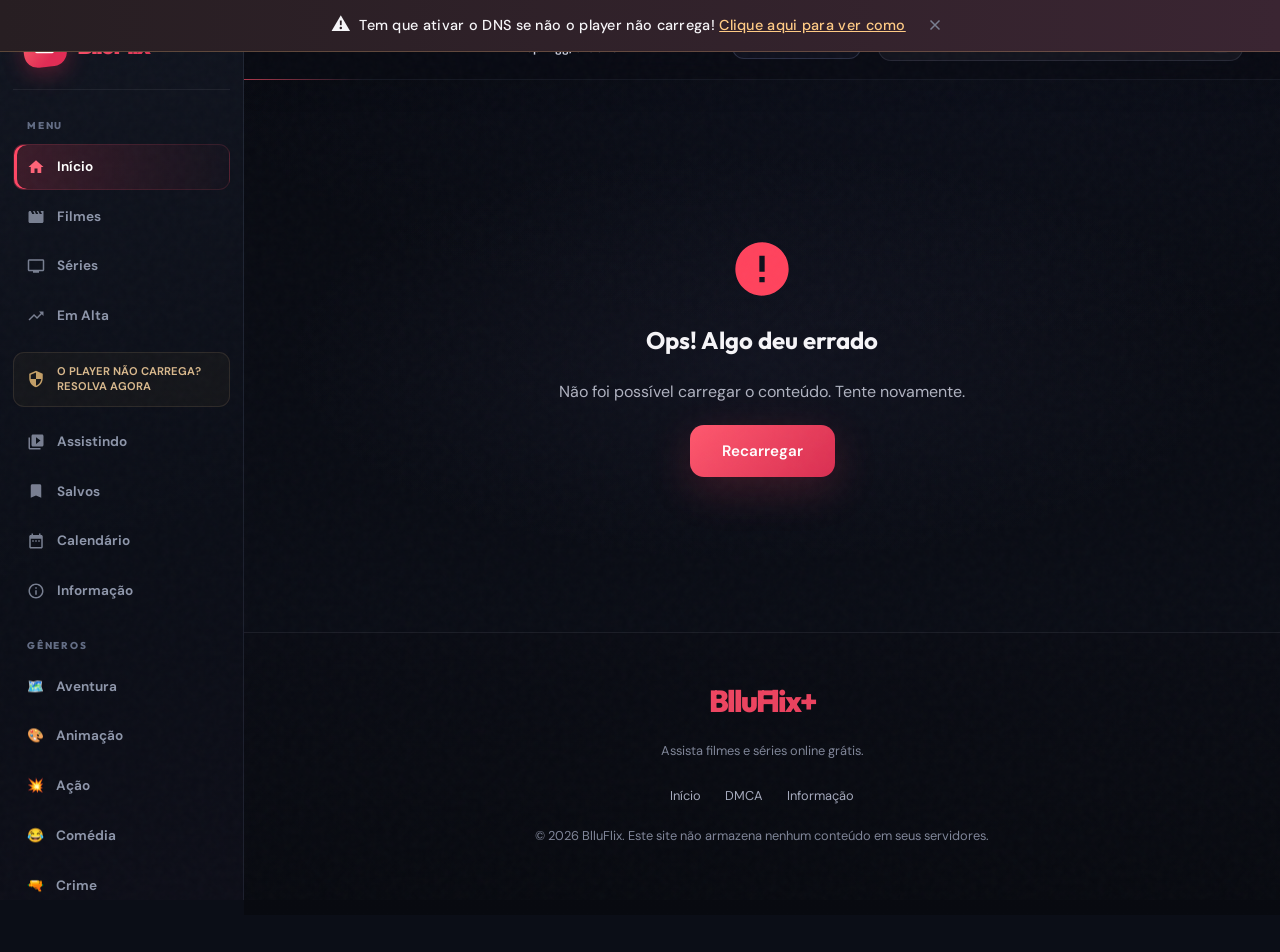
<file: index.html>
<!DOCTYPE html>
<html lang="pt-BR">

<head>
  <meta charset="UTF-8">
  <meta name="viewport" content="width=device-width, initial-scale=1.0">
  <meta http-equiv="X-UA-Compatible" content="IE=edge">

  <!-- SEO Meta Tags -->
  <title>BlluFlix</title>
  <meta name="description"
    content="BlluFlix - Assista filmes e séries online grátis em HD. Lançamentos, clássicos, dublados e legendados. Sem cadastro, sem pagamento.">
  <meta name="keywords"
    content="filmes online, séries online, assistir grátis, streaming, dublado, legendado, lançamentos">
  <meta name="author" content="BlluFlix">
  <meta name="robots" content="index, follow">

  <!-- Open Graph -->
  <meta property="og:title" content="BlluFlix - Filmes e Séries Grátis">
  <meta property="og:description" content="Assista filmes e séries online grátis em HD. Sem cadastro.">
  <meta property="og:type" content="website">
  <meta property="og:locale" content="pt_BR">

  <!-- Favicon -->
  <link rel="icon" type="image/png" href="assets/img/favicon_main.png">

  <!-- Google Fonts -->
  <link rel="preconnect" href="https://fonts.googleapis.com">
  <link rel="preconnect" href="https://fonts.gstatic.com" crossorigin>
  <link href="https://fonts.googleapis.com/css2?family=Inter:wght@300;400;500;600;700;800&display=swap"
    rel="stylesheet">

  <!-- Styles -->
  <link rel="stylesheet" href="assets/css/style.css">
  <link rel="stylesheet" href="assets/css/cinema.css?v=24">
</head>

<body>
  <!-- DNS Notification Bar -->
  <div id="dns-notification" class="notification-bar" style="display: none;">
    <div class="notification-content">
      <span class="notification-icon">⚠️</span>
      <span class="notification-text">Tem que ativar o DNS se não o player não carrega! <a href="help.html"
          style="color: #ffd700; text-decoration: underline;">Clique aqui para ver como</a></span>
    </div>
    <button class="notification-close" onclick="closeNotification()" title="Fechar aviso">
      <svg viewBox="0 0 24 24" fill="none" stroke="currentColor" stroke-width="2">
        <path d="M18 6L6 18M6 6l12 12"></path>
      </svg>
    </button>
  </div>

  <script>
    // Gerenciamento da Barra de Notificação
    function initNotification() {
      const isHidden = localStorage.getItem('hideDNSNotification');
      const bar = document.getElementById('dns-notification');
      if (!isHidden && bar) {
        bar.style.display = 'flex';
        // Auto-fechar após 3 segundos
        setTimeout(() => {
          closeNotification();
        }, 5000);
      }
    }

    function closeNotification() {
      const bar = document.getElementById('dns-notification');
      if (bar) {
        bar.style.display = 'none';
        localStorage.setItem('hideDNSNotification', 'true');
      }
    }

    // Inicializa na carga da página
    document.addEventListener('DOMContentLoaded', initNotification);
  </script>
  <div class="app-container">

    <!-- SIDEBAR -->
    <aside class="sidebar">
      <!-- Sidebar content loaded by JS -->
    </aside>

    <!-- OVERLAY (Mobile) -->
    <div class="overlay"></div>

    <!-- MAIN CONTENT -->
    <div class="main-content">

      <!-- HEADER -->
      <header class="header">
        <div class="header-left">
          <button class="menu-toggle" id="menu-toggle" aria-label="Abrir menu">
            <svg viewBox="0 0 24 24" fill="currentColor">
              <path d="M3 18h18v-2H3v2zm0-5h18v-2H3v2zm0-7v2h18V6H3z" />
            </svg>
          </button>
          <h1 class="header-title" id="page-title">Início</h1>
        </div>

        <!-- Donation Link -->
        <div class="header-donation">
          <span class="donation-text">Ajude-me doando com o</span>
          <a href="https://livepix.gg/blluerick" target="_blank" class="donation-link">livepix.gg/blluerick</a>
        </div>

        <!-- Mobile Search Toggle Button -->
        <button class="search-toggle-btn" id="search-toggle" aria-label="Buscar">
          <svg viewBox="0 0 24 24" fill="currentColor">
            <path
              d="M15.5 14h-.79l-.28-.27C15.41 12.59 16 11.11 16 9.5 16 5.91 13.09 3 9.5 3S3 5.91 3 9.5 5.91 16 9.5 16c1.61 0 3.09-.59 4.23-1.57l.27.28v.79l5 4.99L20.49 19l-4.99-5zm-6 0C7.01 14 5 11.99 5 9.5S7.01 5 9.5 5 14 7.01 14 9.5 11.99 14 9.5 14z" />
          </svg>
        </button>

        <div class="search-box">
          <svg class="search-icon" viewBox="0 0 24 24" fill="currentColor">
            <path
              d="M15.5 14h-.79l-.28-.27C15.41 12.59 16 11.11 16 9.5 16 5.91 13.09 3 9.5 3S3 5.91 3 9.5 5.91 16 9.5 16c1.61 0 3.09-.59 4.23-1.57l.27.28v.79l5 4.99L20.49 19l-4.99-5zm-6 0C7.01 14 5 11.99 5 9.5S7.01 5 9.5 5 14 7.01 14 9.5 11.99 14 9.5 14z" />
          </svg>
          <input type="text" id="search-input" class="search-input" placeholder="Pesquisar filmes, séries..."
            autocomplete="off">
          <div class="search-results" id="search-results"></div>
        </div>
      </header>

      <!-- PAGE CONTENT -->
      <main class="page-content">
        <!-- Content loaded dynamically by JS -->
        <div class="loading-container"
          style="display: flex; flex-direction: column; align-items: center; justify-content: center; min-height: 80vh; gap: 20px;">
          <div class="spinner"></div>
          <p style="color: var(--text-secondary);">Carregando BlluFlix...</p>
        </div>
      </main>

      <!-- FOOTER -->
      <footer class="footer">
        <div class="footer-content">
          <div class="footer-logo">BlluFlix</div>
          <p class="footer-text">
            Assista filmes e séries online grátis.
          </p>
          <div class="footer-links">
            <a href="index.html" class="footer-link">Início</a>
            <a href="#" class="footer-link">DMCA</a>
            <a href="information.html" class="footer-link">Informação</a>
          </div>
          <p class="footer-text" style="margin-top: 20px; font-size: 0.8rem;">
            © 2026 BlluFlix. Este site não armazena nenhum conteúdo em seus servidores.
          </p>
        </div>
      </footer>

    </div>
  </div>

  <!-- Scripts -->
  <script src="assets/js/api.js"></script>
  <script src="assets/js/player.js"></script>
  <script src="assets/js/app.js"></script>
  <script src="assets/js/cinema.js?v=24" defer></script>
</body>

</html>
</file>
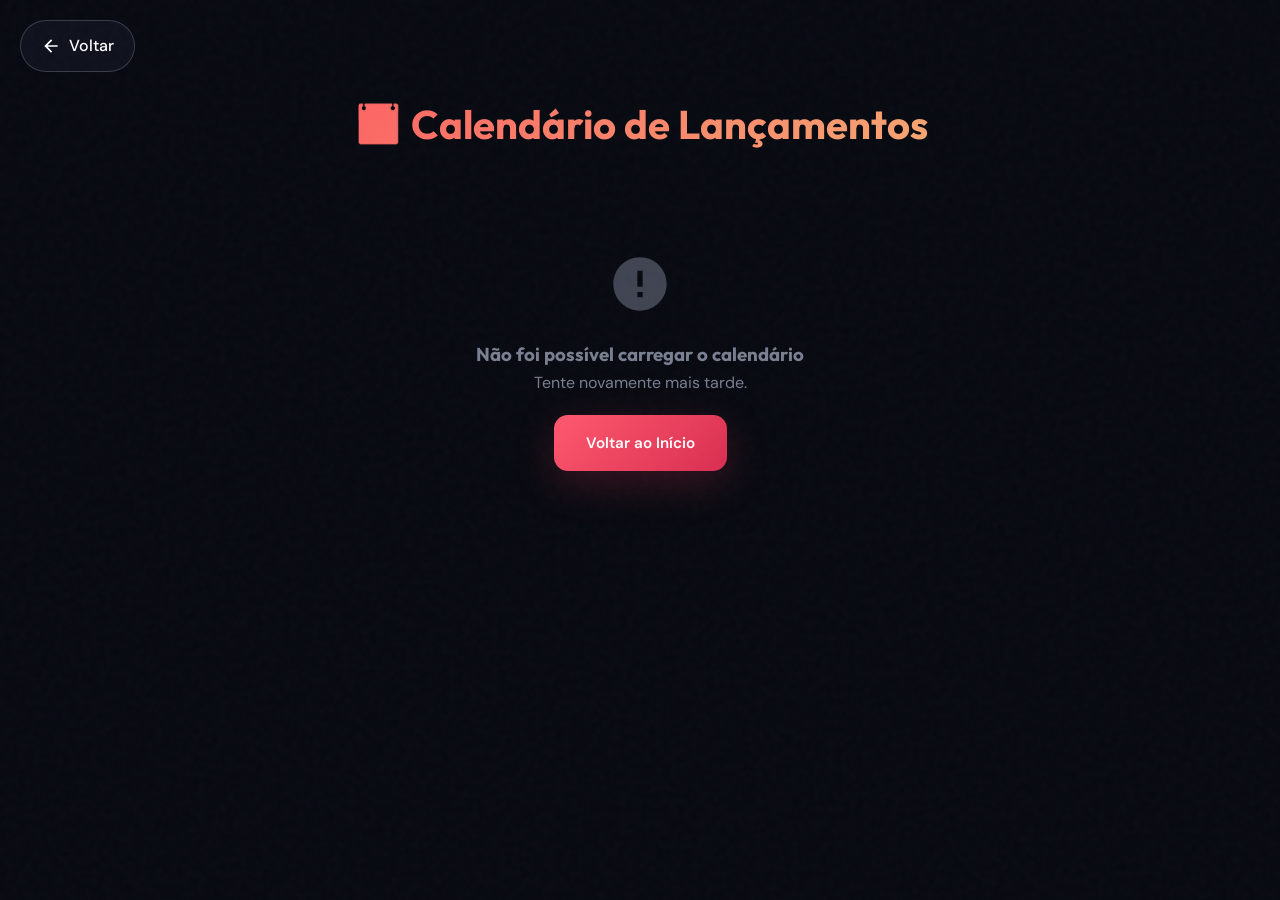
<file: calendar.html>
<!DOCTYPE html>
<html lang="pt-BR">

<head>
    <meta charset="UTF-8">
    <meta name="viewport" content="width=device-width, initial-scale=1.0">
    <meta http-equiv="X-UA-Compatible" content="IE=edge">

    <!-- SEO Meta Tags -->
    <title>Calendário de Lançamentos - BlluFlix</title>
    <meta name="description"
        content="Veja os próximos lançamentos de séries e animes no BlluFlix. Calendário atualizado em tempo real.">
    <meta name="robots" content="index, follow">

    <!-- Favicon -->
    <link rel="icon" type="image/svg+xml"
        href="data:image/svg+xml,<svg xmlns='http://www.w3.org/2000/svg' viewBox='0 0 100 100'><text y='.9em' font-size='90'>📅</text></svg>">

    <!-- Google Fonts -->
    <link rel="preconnect" href="https://fonts.googleapis.com">
    <link rel="preconnect" href="https://fonts.gstatic.com" crossorigin>
    <link href="https://fonts.googleapis.com/css2?family=Inter:wght@300;400;500;600;700;800&display=swap"
        rel="stylesheet">

    <!-- Styles -->
    <link rel="stylesheet" href="assets/css/style.css">
  <link rel="stylesheet" href="assets/css/cinema.css?v=24">

    <style>
        .calendar-page {
            min-height: 100vh;
            background: var(--bg-primary);
            padding: var(--spacing-xl);
        }

        .back-button {
            position: fixed;
            top: 20px;
            left: 20px;
            z-index: 100;
            display: flex;
            align-items: center;
            gap: 8px;
            padding: 12px 20px;
            background: rgba(0, 0, 0, 0.7);
            backdrop-filter: blur(10px);
            border: 1px solid rgba(255, 255, 255, 0.1);
            border-radius: 50px;
            color: white;
            font-weight: 500;
            transition: all 0.3s ease;
            text-decoration: none;
        }

        .back-button:hover {
            background: var(--accent-primary);
            transform: translateX(-5px);
        }

        .back-button svg {
            width: 20px;
            height: 20px;
        }

        .calendar-container {
            max-width: 1400px;
            margin: 0 auto;
            padding-top: 60px;
        }

        .calendar-header {
            text-align: center;
            margin-bottom: var(--spacing-2xl);
        }

        .calendar-header h1 {
            font-size: 2.5rem;
            margin-bottom: var(--spacing-md);
            background: linear-gradient(135deg, var(--accent-primary), var(--accent-gold));
            -webkit-background-clip: text;
            -webkit-text-fill-color: transparent;
            background-clip: text;
        }

        .calendar-header p {
            color: var(--text-secondary);
            font-size: 1.1rem;
        }

        .calendar-section {
            margin-bottom: var(--spacing-2xl);
        }

        .section-title-calendar {
            display: flex;
            align-items: center;
            gap: var(--spacing-md);
            font-size: 1.5rem;
            font-weight: 700;
            margin-bottom: var(--spacing-lg);
            padding-bottom: var(--spacing-md);
            border-bottom: 2px solid var(--border-color);
        }

        .section-title-calendar .count {
            font-size: 0.9rem;
            padding: 4px 12px;
            background: var(--bg-tertiary);
            border-radius: 20px;
            color: var(--text-secondary);
            font-weight: 500;
        }

        .releases-grid {
            display: grid;
            grid-template-columns: repeat(auto-fill, minmax(280px, 1fr));
            gap: var(--spacing-lg);
        }

        .release-card {
            background: var(--bg-card);
            border: 1px solid var(--border-color);
            border-radius: var(--border-radius-lg);
            overflow: hidden;
            transition: all 0.3s ease;
            cursor: pointer;
        }

        .release-card:hover {
            transform: translateY(-8px);
            border-color: var(--accent-primary);
            box-shadow: 0 20px 40px rgba(0, 0, 0, 0.4);
        }

        .release-card-image {
            position: relative;
            aspect-ratio: 16/9;
            overflow: hidden;
        }

        .release-card-image img {
            width: 100%;
            height: 100%;
            object-fit: cover;
            transition: transform 0.3s ease;
        }

        .release-card:hover .release-card-image img {
            transform: scale(1.1);
        }

        .release-status-badge {
            position: absolute;
            top: 10px;
            right: 10px;
            padding: 6px 12px;
            border-radius: 20px;
            font-size: 0.75rem;
            font-weight: 600;
            text-transform: uppercase;
            backdrop-filter: blur(10px);
        }

        .status-today {
            background: rgba(239, 68, 68, 0.9);
            color: white;
        }

        .status-future {
            background: rgba(59, 130, 246, 0.9);
            color: white;
        }

        .status-updated {
            background: rgba(34, 197, 94, 0.9);
            color: white;
        }

        .status-late {
            background: rgba(245, 158, 11, 0.9);
            color: white;
        }

        .release-card-content {
            padding: var(--spacing-md);
        }

        .release-title {
            font-size: 1rem;
            font-weight: 600;
            margin-bottom: var(--spacing-xs);
            white-space: nowrap;
            overflow: hidden;
            text-overflow: ellipsis;
        }

        .release-episode {
            color: var(--accent-primary);
            font-size: 0.85rem;
            font-weight: 500;
            margin-bottom: var(--spacing-xs);
        }

        .release-episode-title {
            color: var(--text-secondary);
            font-size: 0.85rem;
            margin-bottom: var(--spacing-sm);
            display: -webkit-box;
            -webkit-line-clamp: 2;
            line-clamp: 2;
            -webkit-box-orient: vertical;
            overflow: hidden;
        }

        .release-date {
            display: flex;
            align-items: center;
            gap: var(--spacing-xs);
            color: var(--text-muted);
            font-size: 0.8rem;
        }

        .release-date svg {
            width: 14px;
            height: 14px;
        }

        .empty-section {
            text-align: center;
            padding: var(--spacing-2xl);
            color: var(--text-muted);
        }

        .empty-section svg {
            width: 64px;
            height: 64px;
            margin-bottom: var(--spacing-md);
            opacity: 0.5;
        }

        @media (max-width: 768px) {
            .calendar-page {
                padding: var(--spacing-md);
            }

            .calendar-header h1 {
                font-size: 1.8rem;
            }

            .releases-grid {
                grid-template-columns: 1fr;
            }

            .back-button {
                top: 10px;
                left: 10px;
                padding: 10px 16px;
            }
        }
    </style>
</head>

<body>
    <!-- Back Button -->
    <a href="index.html" class="back-button" onclick="goBack(event)">
        <svg viewBox="0 0 24 24" fill="currentColor">
            <path d="M20 11H7.83l5.59-5.59L12 4l-8 8 8 8 1.41-1.41L7.83 13H20v-2z" />
        </svg>
        <span>Voltar</span>
    </a>

    <script>
        function goBack(e) {
            if (e) e.preventDefault();
            if (window.history.length > 1 && document.referrer.includes(window.location.hostname)) {
                window.history.back();
            } else {
                window.location.href = 'index.html';
            }
        }
    </script>

    <!-- Calendar Page -->
    <div class="calendar-page" id="calendar-page">
        <div class="loading-container"
            style="display: flex; flex-direction: column; align-items: center; justify-content: center; min-height: 100vh; gap: 20px;">
            <div class="spinner"></div>
            <p style="color: var(--text-secondary);">Carregando calendário de lançamentos...</p>
        </div>
    </div>

    <!-- Scripts -->
    <script src="assets/js/calendar.js"></script>

    <script>
        // Initialize calendar page
        document.addEventListener('DOMContentLoaded', async () => {
            // FLAG-BASED STATE MANAGEMENT (more reliable than referrer)
            const isReturning = sessionStorage.getItem('calendar_navigated') === 'true';

            // Clear navigation flag after reading
            sessionStorage.removeItem('calendar_navigated');

            if (!isReturning) {
                // Reset state if NOT returning from a detail page
                sessionStorage.removeItem('calendar_counts');
                sessionStorage.removeItem('calendar_scroll');
            }

            // NOW load the counts (after potential reset)
            initDisplayedCounts();

            await loadCalendar();

            // Restore scroll if applicable
            if (isReturning) {
                const savedScroll = sessionStorage.getItem('calendar_scroll');
                if (savedScroll) {
                    // Delay to ensure rendering is complete
                    setTimeout(() => {
                        window.scrollTo({
                            top: parseInt(savedScroll),
                            behavior: 'instant'
                        });
                    }, 150);
                }
            }
        });

        async function loadCalendar() {
            const container = document.getElementById('calendar-page');

            try {
                const releasesByStatus = await calendarAPI.getReleasesByStatus();

                container.innerHTML = `
          <div class="calendar-container">
            <div class="calendar-header">
              <h1>📅 Calendário de Lançamentos</h1>
              <p>Acompanhe os próximos episódios de séries e animes</p>
            </div>
            
            ${renderSection('Hoje', releasesByStatus['Hoje'], '🔥')}
            ${renderSection('Futuro', releasesByStatus['Futuro'], '📅')}
            ${renderSection('Atualizado', releasesByStatus['Atualizado'], '✅')}
            ${renderSection('Atrasado', releasesByStatus['Atrasado'], '⏰')}
            
            <!-- Footer -->
            <footer class="footer" style="margin-top: var(--spacing-2xl);">
              <div class="footer-content">
                <div class="footer-logo">BlluFlix</div>
                <div class="footer-links">
                  <a href="index.html" class="footer-link">Início</a>
                  <a href="#" class="footer-link">DMCA</a>
                  <a href="information.html" class="footer-link">Informação</a>
                </div>
                <p class="footer-text">
                  Assista filmes e séries online grátis.
                </p>
                <p class="footer-text" style="margin-top: 20px; font-size: 0.8rem;">
                  © 2026 BlluFlix. Este site não armazena nenhum conteúdo em seus servidores.
                </p>
              </div>
            </footer>
          </div>
        `;
            } catch (error) {
                console.error('Erro ao carregar calendário:', error);
                container.innerHTML = `
          <div class="calendar-container">
            <div class="calendar-header">
              <h1>📅 Calendário de Lançamentos</h1>
            </div>
            <div class="empty-section">
              <svg viewBox="0 0 24 24" fill="currentColor">
                <path d="M12 2C6.48 2 2 6.48 2 12s4.48 10 10 10 10-4.48 10-10S17.52 2 12 2zm1 15h-2v-2h2v2zm0-4h-2V7h2v6z"/>
              </svg>
              <h3>Não foi possível carregar o calendário</h3>
              <p>Tente novamente mais tarde.</p>
              <a href="index.html" class="btn btn-primary" style="margin-top: 20px;">Voltar ao Início</a>
            </div>
          </div>
        `;
            }
        }

        // Store full lists of items per section
        const releaseItems = {
            'Hoje': [],
            'Futuro': [],
            'Atualizado': [],
            'Atrasado': []
        };

        // Track displayed count per section - MUST be read AFTER reset logic runs
        // We use a variable that will be set by loadCalendar
        let displayedCounts = {
            'Hoje': 10,
            'Futuro': 10,
            'Atualizado': 10,
            'Atrasado': 10
        };

        // Function to load counts from storage (called after reset decision is made)
        function initDisplayedCounts() {
            const savedCounts = sessionStorage.getItem('calendar_counts');
            if (savedCounts) {
                displayedCounts = JSON.parse(savedCounts);
            }
        }

        function renderSection(status, items, icon) {
            if (!items || items.length === 0) {
                return '';
            }

            // Store items for "Load More" logic
            releaseItems[status] = items;

            const statusConfig = {
                'Hoje': { class: 'status-today', label: 'Hoje' },
                'Futuro': { class: 'status-future', label: 'Em Breve' },
                'Atualizado': { class: 'status-updated', label: 'Atualizado' },
                'Atrasado': { class: 'status-late', label: 'Atrasado' }
            };

            const config = statusConfig[status] || statusConfig['Atualizado'];
            const initialCount = displayedCounts[status];
            const itemsToShow = items.slice(0, initialCount);
            const hasMore = items.length > initialCount;

            return `
        <section class="calendar-section" id="section-${status}">
          <h2 class="section-title-calendar">
            ${icon} ${status === 'Hoje' ? 'Lançamentos de Hoje' : status === 'Futuro' ? 'Próximos Lançamentos' : status === 'Atualizado' ? 'Recentemente Atualizados' : 'Episódios Atrasados'}
            <span class="count">${items.length} ${items.length === 1 ? 'título' : 'títulos'}</span>
          </h2>
          <div class="releases-grid" id="grid-${status}">
            ${itemsToShow.map(item => renderReleaseCard(item, config)).join('')}
          </div>
          ${hasMore ? `
            <div class="load-more-container" style="text-align: center; margin-top: 20px;">
              <button class="btn btn-primary" id="btn-${status}" onclick="loadMore('${status}')">Ver Mais</button>
            </div>
          ` : ''}
        </section>
      `;
        }

        function loadMore(status) {
            const currentCount = displayedCounts[status];
            const allItems = releaseItems[status];
            const nextCount = currentCount + 10;
            const nextItems = allItems.slice(currentCount, nextCount);

            const statusConfig = {
                'Hoje': { class: 'status-today', label: 'Hoje' },
                'Futuro': { class: 'status-future', label: 'Em Breve' },
                'Atualizado': { class: 'status-updated', label: 'Atualizado' },
                'Atrasado': { class: 'status-late', label: 'Atrasado' }
            };

            const config = statusConfig[status] || statusConfig['Atualizado'];
            const grid = document.getElementById(`grid-${status}`);

            // Append new items
            const tempDiv = document.createElement('div');
            tempDiv.innerHTML = nextItems.map(item => renderReleaseCard(item, config)).join('');
            while (tempDiv.firstChild) {
                grid.appendChild(tempDiv.firstChild);
            }

            // Update count
            displayedCounts[status] = nextCount;
            sessionStorage.setItem('calendar_counts', JSON.stringify(displayedCounts));

            // Hide button if no more items
            if (nextCount >= allItems.length) {
                const btn = document.getElementById(`btn-${status}`);
                if (btn) btn.style.display = 'none';
            }
        }

        function renderReleaseCard(item, statusConfig) {
            // Fix: API uses 'poster' and 'backdrop', not '_path' suffixes
            const posterUrl = item.backdrop || item.poster
                ? calendarAPI.getPosterUrl(item.backdrop || item.poster)
                : 'https://via.placeholder.com/400x225/1a1a25/6b6b7b?text=' + encodeURIComponent(item.title || 'Sem Título');

            const tmdbId = item.tmdb_id || '';
            const seasonNumber = item.season || 1;
            const episodeNumber = item.number || 1;

            // Handle episode title - show only if it provides unique info (not just "Episódio X")
            let episodeTitle = '';
            // Check if item.episode exists and is not just "Episódio [number]"
            if (item.episode && !item.episode.match(/^Episódio \d+$/)) {
                episodeTitle = `<p class="release-episode-title">${item.episode}</p>`;
            }

            return `
        <div class="release-card" onclick="goToSeries('${tmdbId}')">
          <div class="release-card-image">
            <img src="${posterUrl}" alt="${item.title || 'Episódio'}" loading="lazy" onerror="this.src='https://via.placeholder.com/400x225/1a1a25/6b6b7b?text=Sem+Imagem'">
            <span class="release-status-badge ${statusConfig.class}">${statusConfig.label}</span>
          </div>
          <div class="release-card-content">
            <h3 class="release-title">${item.title || 'Título Desconhecido'}</h3>
            <p class="release-episode">Temporada ${seasonNumber} • Episódio ${episodeNumber}</p>
            ${episodeTitle}
            <div class="release-date">
              <svg viewBox="0 0 24 24" fill="currentColor">
                <path d="M19 4h-1V2h-2v2H8V2H6v2H5c-1.11 0-1.99.9-1.99 2L3 20c0 1.1.89 2 2 2h14c1.1 0 2-.9 2-2V6c0-1.1-.9-2-2-2zm0 16H5V9h14v11zM9 11H7v2h2v-2zm4 0h-2v2h2v-2zm4 0h-2v2h2v-2z"/>
              </svg>
              <span>${calendarAPI.formatDate(item.air_date)}</span>
            </div>
          </div>
        </div>
      `;
        }

        function goToSeries(tmdbId) {
            if (tmdbId && tmdbId !== '' && tmdbId !== 'undefined' && tmdbId !== 'null') {
                // Set flag indicating we're navigating away (for state restoration)
                sessionStorage.setItem('calendar_navigated', 'true');
                // Save scroll position before navigating
                sessionStorage.setItem('calendar_scroll', window.scrollY.toString());
                window.location.href = `series.html?id=${tmdbId}`;
            } else {
                // No valid ID - just show a message or do nothing
                console.warn('Item sem ID válido');
            }
        }
    </script>
  <script src="assets/js/cinema.js?v=24" defer></script>
</body>

</html>
</file>
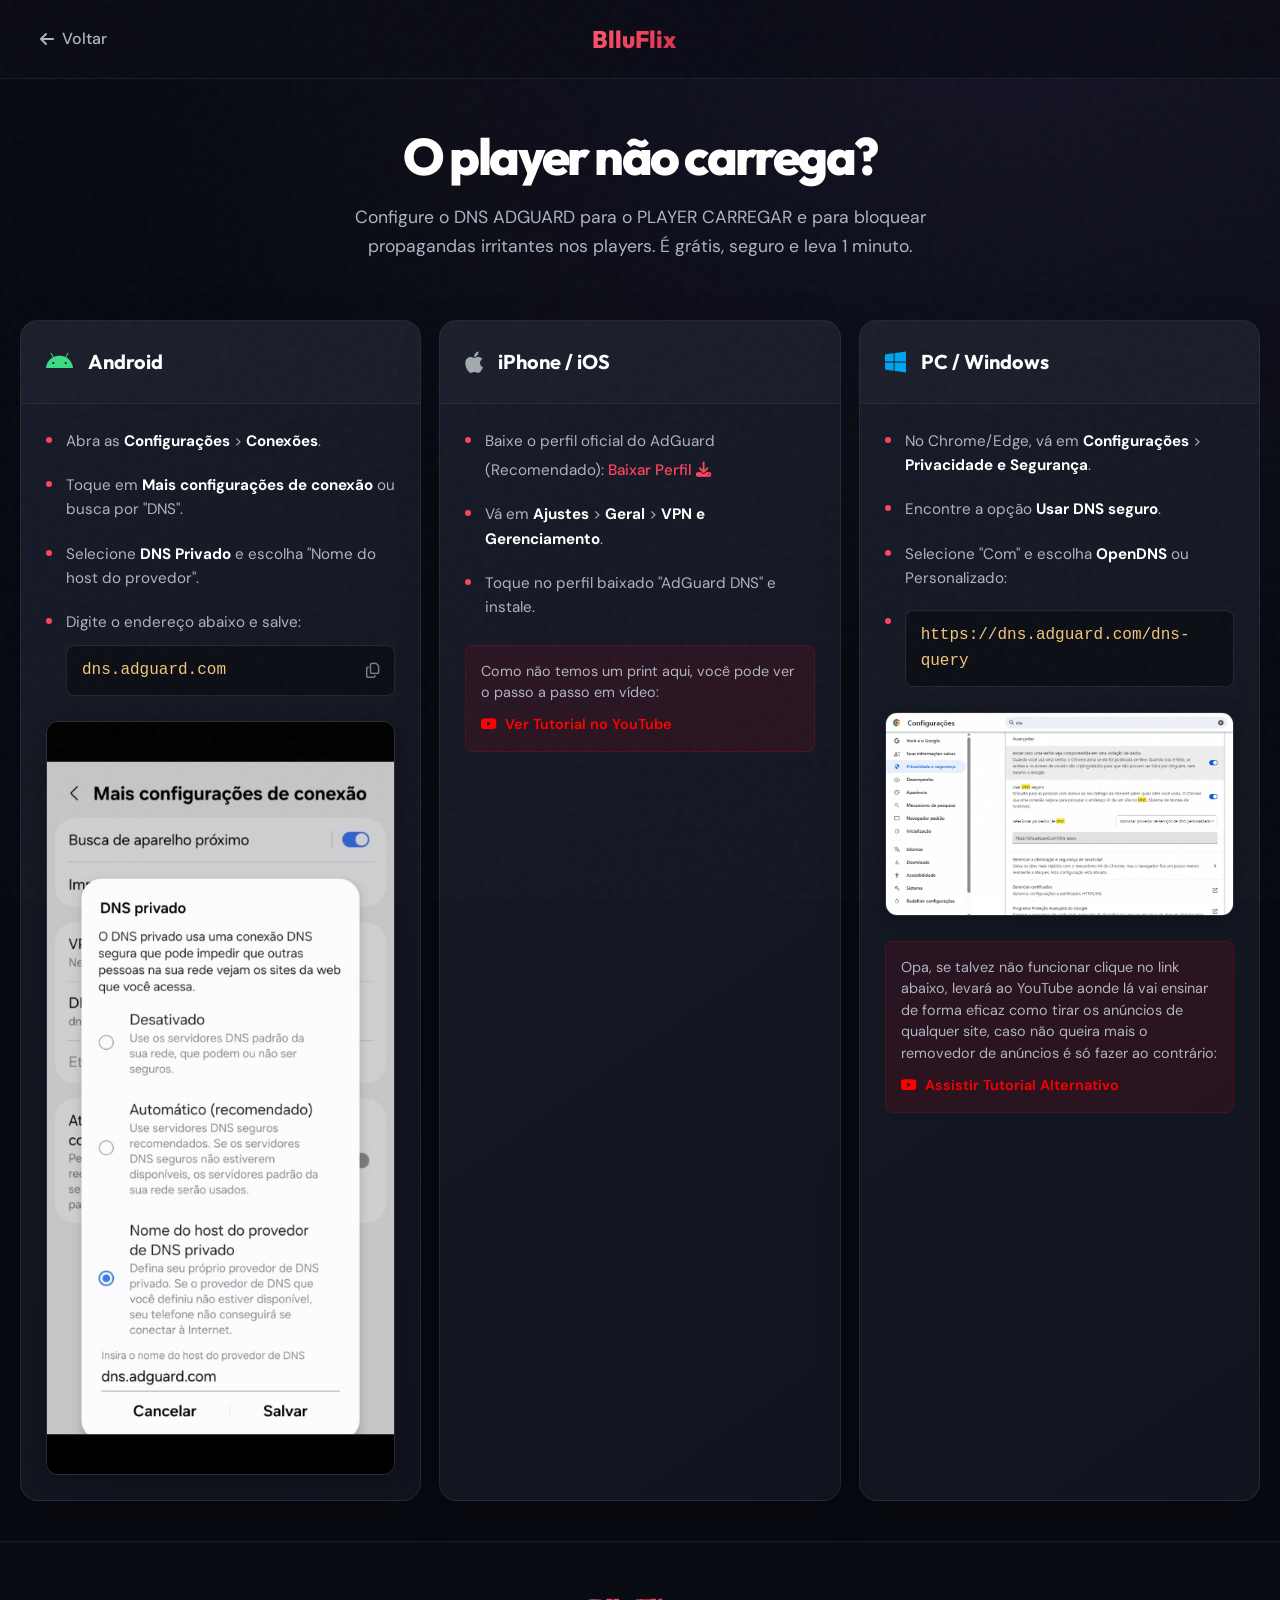
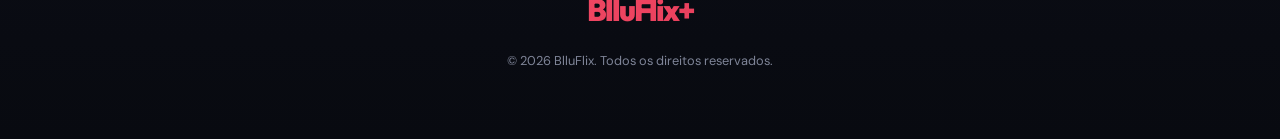
<file: help.html>
<!DOCTYPE html>
<html lang="pt-BR">

<head>
    <meta charset="UTF-8">
    <meta name="viewport" content="width=device-width, initial-scale=1.0, maximum-scale=1.0, user-scalable=no">
    <meta name="description" content="Guia de configuração DNS AdGuard para BlluFlix.">
    <meta name="theme-color" content="#0f0f13">
    <title>Remover Anúncios - BlluFlix</title>
    <link rel="icon" type="image/svg+xml"
        href="data:image/svg+xml,<svg xmlns='http://www.w3.org/2000/svg' viewBox='0 0 100 100'><text y='.9em' font-size='90'>🛡️</text></svg>">

    <link rel="preconnect" href="https://fonts.googleapis.com">
    <link rel="preconnect" href="https://fonts.gstatic.com" crossorigin>
    <link href="https://fonts.googleapis.com/css2?family=Inter:wght@400;500;600;700;800&display=swap" rel="stylesheet">
    <link rel="stylesheet" href="https://cdnjs.cloudflare.com/ajax/libs/font-awesome/6.4.0/css/all.min.css">
    <link rel="stylesheet" href="assets/css/style.css">
  <link rel="stylesheet" href="assets/css/cinema.css?v=24">
</head>

<body>

    <div class="standalone-container">
        <header class="help-navbar">
            <a href="index.html" class="help-back-btn" onclick="goBack(event)">
                <i class="fas fa-arrow-left"></i> Voltar
            </a>

            <script>
                function goBack(e) {
                    if (e) e.preventDefault();
                    if (window.history.length > 1 && document.referrer.includes(window.location.hostname)) {
                        window.history.back();
                    } else {
                        window.location.href = 'index.html';
                    }
                }
            </script>
            <div class="help-logo">
                <span class="logo-text">BlluFlix</span>
            </div>
            <div class="help-spacer"></div> <!-- Spacer for centering -->
        </header>

        <main class="help-main">
            <div class="help-hero">
                <h1 class="help-hero-title">O player não carrega?</h1>
                <p class="help-hero-desc">
                    Configure o DNS ADGUARD para o PLAYER CARREGAR e para bloquear propagandas irritantes nos players. É
                    grátis, seguro e leva
                    1 minuto.
                </p>
            </div>

            <div class="platforms-grid">
                <!-- ANDROID -->
                <div class="tutorial-card">
                    <div class="card-header android">
                        <i class="fab fa-android"></i>
                        <h2>Android</h2>
                    </div>
                    <div class="card-body">
                        <ol class="steps">
                            <li>Abra as <strong>Configurações</strong> > <strong>Conexões</strong>.</li>
                            <li>Toque em <strong>Mais configurações de conexão</strong> ou busca por "DNS".</li>
                            <li>Selecione <strong>DNS Privado</strong> e escolha "Nome do host do provedor".</li>
                            <li>
                                Digite o endereço abaixo e salve:
                                <div class="dns-box"
                                    onclick="navigator.clipboard.writeText('dns.adguard.com'); alert('Copiado!')">
                                    <span>dns.adguard.com</span>
                                    <i class="far fa-copy"></i>
                                </div>
                            </li>
                        </ol>
                        <div class="tutorial-image-container" onclick="openImageModal('assets/img/android_dns.jpg')">
                            <img src="assets/img/android_dns.jpg" alt="Configuração DNS Android" class="tutorial-image">
                            <div class="image-hint"><i class="fas fa-search-plus"></i> Ampliar</div>
                        </div>
                    </div>
                </div>
                <!-- iOS -->
                <div class="tutorial-card">
                    <div class="card-header ios">
                        <i class="fab fa-apple"></i>
                        <h2>iPhone / iOS</h2>
                    </div>
                    <div class="card-body">
                        <ol class="steps">
                            <li>
                                Baixe o perfil oficial do AdGuard (Recomendado):
                                <a href="https://dns.adguard.com/public.mobileconfig" target="_blank"
                                    class="download-link">Baixar Perfil <i class="fas fa-download"></i></a>
                            </li>
                            <li>Vá em <strong>Ajustes</strong> > <strong>Geral</strong> > <strong>VPN e
                                    Gerenciamento</strong>.</li>
                            <li>Toque no perfil baixado "AdGuard DNS" e instale.</li>
                        </ol>
                        <div class="help-fallback">
                            <p>Como não temos um print aqui, você pode ver o passo a passo em vídeo:</p>
                            <a href="https://www.youtube.com/results?search_query=como+instalar+dns+adguard+iphone"
                                target="_blank" class="fallback-link">
                                <i class="fab fa-youtube"></i> Ver Tutorial no YouTube
                            </a>
                        </div>
                    </div>
                </div>

                <!-- PC -->
                <div class="tutorial-card">
                    <div class="card-header pc">
                        <i class="fab fa-windows"></i>
                        <h2>PC / Windows</h2>
                    </div>
                    <div class="card-body">
                        <ol class="steps">
                            <li>No Chrome/Edge, vá em <strong>Configurações</strong> > <strong>Privacidade e
                                    Segurança</strong>.</li>
                            <li>Encontre a opção <strong>Usar DNS seguro</strong>.</li>
                            <li>Selecione "Com" e escolha <strong>OpenDNS</strong> ou Personalizado:</li>
                            <li>
                                <div class="dns-box select-all">
                                    <span>https://dns.adguard.com/dns-query</span>
                                </div>
                            </li>
                        </ol>
                        <div class="tutorial-image-container" onclick="openImageModal('assets/img/pc_dns.png')">
                            <img src="assets/img/pc_dns.png" alt="Configuração DNS PC" class="tutorial-image">
                            <div class="image-hint"><i class="fas fa-search-plus"></i> Ampliar</div>
                        </div>
                        <div class="help-fallback">
                            <p>Opa, se talvez não funcionar clique no link abaixo, levará ao YouTube aonde lá vai
                                ensinar de forma eficaz como tirar os anúncios de qualquer site, caso não queira mais o
                                removedor de anúncios é só fazer ao contrário:</p>
                            <a href="https://youtu.be/QLYth7wrmC8?si=JVoeZG2RHLH13tg4" target="_blank"
                                class="fallback-link">
                                <i class="fab fa-youtube"></i> Assistir Tutorial Alternativo
                            </a>
                        </div>
                    </div>
                </div>
            </div>
        </main>

        <footer class="footer">
            <div class="footer-content">
                <div class="footer-logo">BlluFlix</div>
                <p class="footer-text">© 2026 BlluFlix. Todos os direitos reservados.</p>
            </div>
        </footer>
    </div>

    <!-- Image Modal -->
    <div id="image-modal" class="image-modal" onclick="closeImageModal()">
        <span class="modal-close">&times;</span>
        <img class="modal-content" id="modal-img">
        <div class="modal-caption">Toque em qualquer lugar para fechar</div>
    </div>

    <script>


        // Funções do Modal de Imagem
        function openImageModal(src) {
            const modal = document.getElementById('image-modal');
            const modalImg = document.getElementById('modal-img');
            modal.style.display = 'flex';
            setTimeout(() => modal.classList.add('active'), 10);
            modalImg.src = src;
        }

        function closeImageModal() {
            const modal = document.getElementById('image-modal');
            modal.classList.remove('active');
            setTimeout(() => modal.style.display = 'none', 300);
        }
    </script>
  <script src="assets/js/cinema.js?v=24" defer></script>
</body>

</html>
</file>
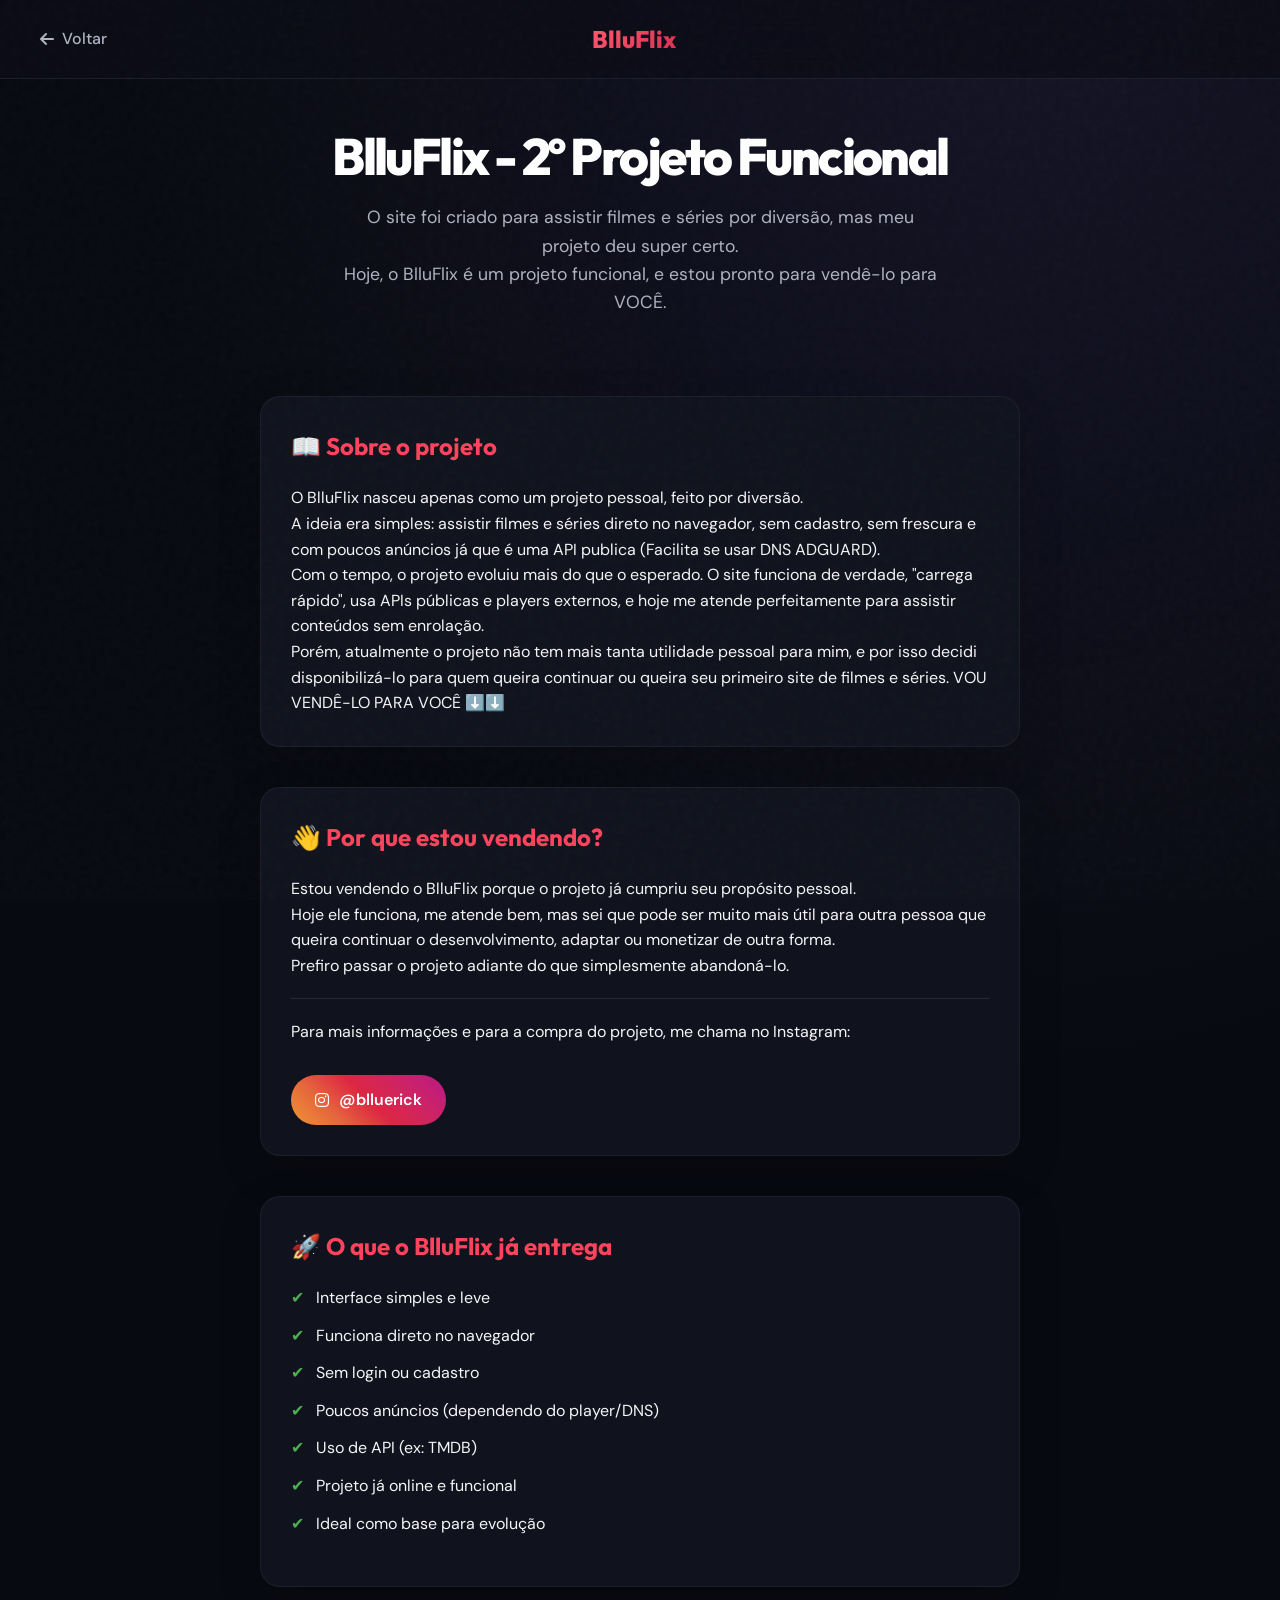
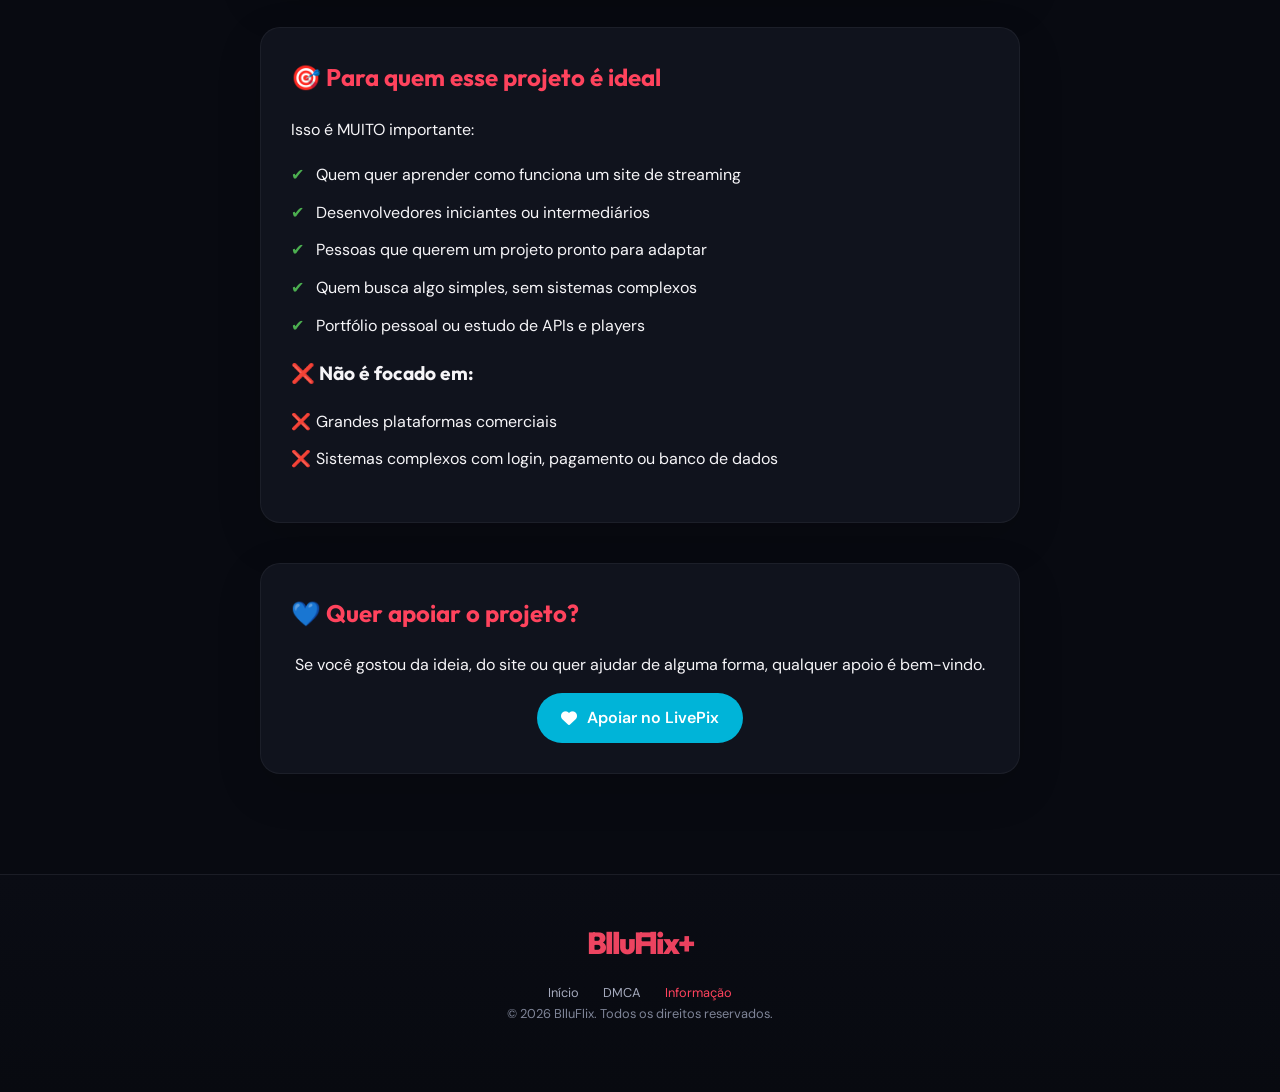
<file: information.html>
<!DOCTYPE html>
<html lang="pt-BR">

<head>
    <meta charset="UTF-8">
    <meta name="viewport" content="width=device-width, initial-scale=1.0, maximum-scale=1.0, user-scalable=no">
    <meta name="description" content="Informações sobre o projeto BlluFlix e seu propósito.">
    <meta name="theme-color" content="#0f0f13">
    <title>Informações - BlluFlix</title>
    <link rel="icon" type="image/png" href="assets/img/favicon_main.png">

    <link rel="preconnect" href="https://fonts.googleapis.com">
    <link rel="preconnect" href="https://fonts.gstatic.com" crossorigin>
    <link href="https://fonts.googleapis.com/css2?family=Inter:wght@400;500;600;700;800&display=swap" rel="stylesheet">
    <link rel="stylesheet" href="https://cdnjs.cloudflare.com/ajax/libs/font-awesome/6.4.0/css/all.min.css">
    <link rel="stylesheet" href="assets/css/style.css">
  <link rel="stylesheet" href="assets/css/cinema.css?v=24">
    <style>
        .info-content {
            max-width: 800px;
            margin: 0 auto;
            padding: 20px;
            color: var(--text-primary);
            line-height: 1.6;
        }

        .info-section {
            margin-bottom: 40px;
            background: var(--bg-secondary);
            padding: 30px;
            border-radius: var(--border-radius-lg);
            border: 1px solid rgba(255, 255, 255, 0.05);
        }

        .info-section h2 {
            color: var(--accent-primary);
            font-size: 1.5rem;
            margin-bottom: 20px;
            display: flex;
            align-items: center;
            gap: 10px;
        }

        .info-section h3 {
            color: var(--text-primary);
            margin-top: 20px;
            margin-bottom: 10px;
            font-size: 1.2rem;
        }

        .info-list {
            list-style: none;
            padding: 0;
            margin: 20px 0;
        }

        .info-list li {
            margin-bottom: 12px;
            padding-left: 25px;
            position: relative;
        }

        .info-list li::before {
            content: '✔';
            color: var(--accent-green, #4caf50);
            position: absolute;
            left: 0;
            top: 0;
        }

        .info-list.cross li::before {
            content: '❌';
            color: var(--accent-primary);
        }

        .highlight-box {
            background: rgba(229, 9, 20, 0.1);
            border-left: 4px solid var(--accent-primary);
            padding: 20px;
            border-radius: 4px;
            margin: 20px 0;
        }

        .livepix-btn {
            display: inline-flex;
            align-items: center;
            gap: 10px;
            background: #00b4d8;
            color: white;
            padding: 12px 24px;
            border-radius: 50px;
            text-decoration: none;
            font-weight: 600;
            transition: transform 0.2s;
            margin-top: 15px;
        }

        .livepix-btn:hover {
            transform: scale(1.05);
        }
    </style>
</head>

<body>

    <div class="standalone-container">
        <header class="help-navbar">
            <a href="index.html" class="help-back-btn">
                <i class="fas fa-arrow-left"></i> Voltar
            </a>
            <div class="help-logo">
                <span class="logo-text">BlluFlix</span>
            </div>
            <div class="help-spacer"></div>
        </header>

        <main class="help-main">
            <!-- Hero -->
            <div class="help-hero">
                <h1 class="help-hero-title">BlluFlix - 2º Projeto Funcional</h1>
                <p class="help-hero-desc">
                    O site foi criado para assistir filmes e séries por diversão, mas meu projeto deu super certo.<br>
                    Hoje, o BlluFlix é um projeto funcional, e estou pronto para vendê-lo para VOCÊ.
                </p>
            </div>

            <div class="info-content">

                <!-- 1. Ideia Central -->


                <!-- 3. Sobre o projeto -->
                <div class="info-section">
                    <h2>📖 Sobre o projeto</h2>
                    <p>O BlluFlix nasceu apenas como um projeto pessoal, feito por diversão.</p>
                    <p>A ideia era simples: assistir filmes e séries direto no navegador, sem cadastro, sem frescura e
                        com poucos anúncios já que é uma API publica (Facilita se usar DNS ADGUARD).</p>
                    <p>Com o tempo, o projeto evoluiu mais do que o esperado. O site funciona de verdade, "carrega
                        rápido", usa APIs públicas e players externos, e hoje me atende perfeitamente para assistir
                        conteúdos sem enrolação.</p>
                    <p>Porém, atualmente o projeto não tem mais tanta utilidade pessoal para mim, e por isso decidi
                        disponibilizá-lo para quem queira continuar ou queira seu primeiro site de filmes e séries. VOU
                        VENDÊ-LO PARA VOCÊ ⬇️⬇️</p>
                </div>

                <!-- 6. Por que estou vendendo -->
                <div class="info-section">
                    <h2>👋 Por que estou vendendo?</h2>
                    <p>Estou vendendo o BlluFlix porque o projeto já cumpriu seu propósito pessoal.</p>
                    <p>Hoje ele funciona, me atende bem, mas sei que pode ser muito mais útil para outra pessoa que
                        queira continuar o desenvolvimento, adaptar ou monetizar de outra forma.</p>
                    <p>Prefiro passar o projeto adiante do que simplesmente abandoná-lo.</p>

                    <div style="margin-top: 20px; padding-top: 20px; border-top: 1px solid rgba(255,255,255,0.1);">
                        <p style="margin-bottom: 15px;">Para mais informações e para a compra do projeto, me chama no
                            Instagram:</p>
                        <a href="https://www.instagram.com/blluerick" target="_blank" class="livepix-btn"
                            style="background: linear-gradient(45deg, #f09433 0%, #e6683c 25%, #dc2743 50%, #cc2366 75%, #bc1888 100%); width: fit-content;">
                            <i class="fab fa-instagram"></i> @blluerick
                        </a>
                    </div>
                </div>

                <!-- 4. O que entrega -->
                <div class="info-section">
                    <h2>🚀 O que o BlluFlix já entrega</h2>
                    <ul class="info-list">
                        <li>Interface simples e leve</li>
                        <li>Funciona direto no navegador</li>
                        <li>Sem login ou cadastro</li>
                        <li>Poucos anúncios (dependendo do player/DNS)</li>
                        <li>Uso de API (ex: TMDB)</li>
                        <li>Projeto já online e funcional</li>
                        <li>Ideal como base para evolução</li>
                    </ul>
                </div>

                <!-- 5. Para quem é ideal -->
                <div class="info-section">
                    <h2>🎯 Para quem esse projeto é ideal</h2>
                    <p>Isso é MUITO importante:</p>
                    <ul class="info-list">
                        <li>Quem quer aprender como funciona um site de streaming</li>
                        <li>Desenvolvedores iniciantes ou intermediários</li>
                        <li>Pessoas que querem um projeto pronto para adaptar</li>
                        <li>Quem busca algo simples, sem sistemas complexos</li>
                        <li>Portfólio pessoal ou estudo de APIs e players</li>
                    </ul>

                    <h3>❌ Não é focado em:</h3>
                    <ul class="info-list cross">
                        <li>Grandes plataformas comerciais</li>
                        <li>Sistemas complexos com login, pagamento ou banco de dados</li>
                    </ul>
                </div>



                <!-- 7. Apoio -->
                <div class="info-section" style="text-align: center;">
                    <h2>💙 Quer apoiar o projeto?</h2>
                    <p>Se você gostou da ideia, do site ou quer ajudar de alguma forma, qualquer apoio é bem-vindo.</p>
                    <a href="https://livepix.gg/blluerick" target="_blank" class="livepix-btn">
                        <i class="fas fa-heart"></i> Apoiar no LivePix
                    </a>
                </div>

            </div>
        </main>

        <footer class="footer">
            <div class="footer-content">
                <div class="footer-logo">BlluFlix</div>
                <div class="footer-links">
                    <a href="index.html" class="footer-link">Início</a>
                    <a href="#" class="footer-link">DMCA</a>
                    <a href="information.html" class="footer-link" style="color: var(--accent-primary);">Informação</a>
                </div>
                <p class="footer-text">© 2026 BlluFlix. Todos os direitos reservados.</p>
            </div>
        </footer>
    </div>

    <script>
        // Força o scroll para o topo ao recarregar a página
        if ('scrollRestoration' in history) {
            history.scrollRestoration = 'manual';
        }
        window.scrollTo(0, 0);
    </script>
  <script src="assets/js/cinema.js?v=24" defer></script>
</body>

</html>
</file>
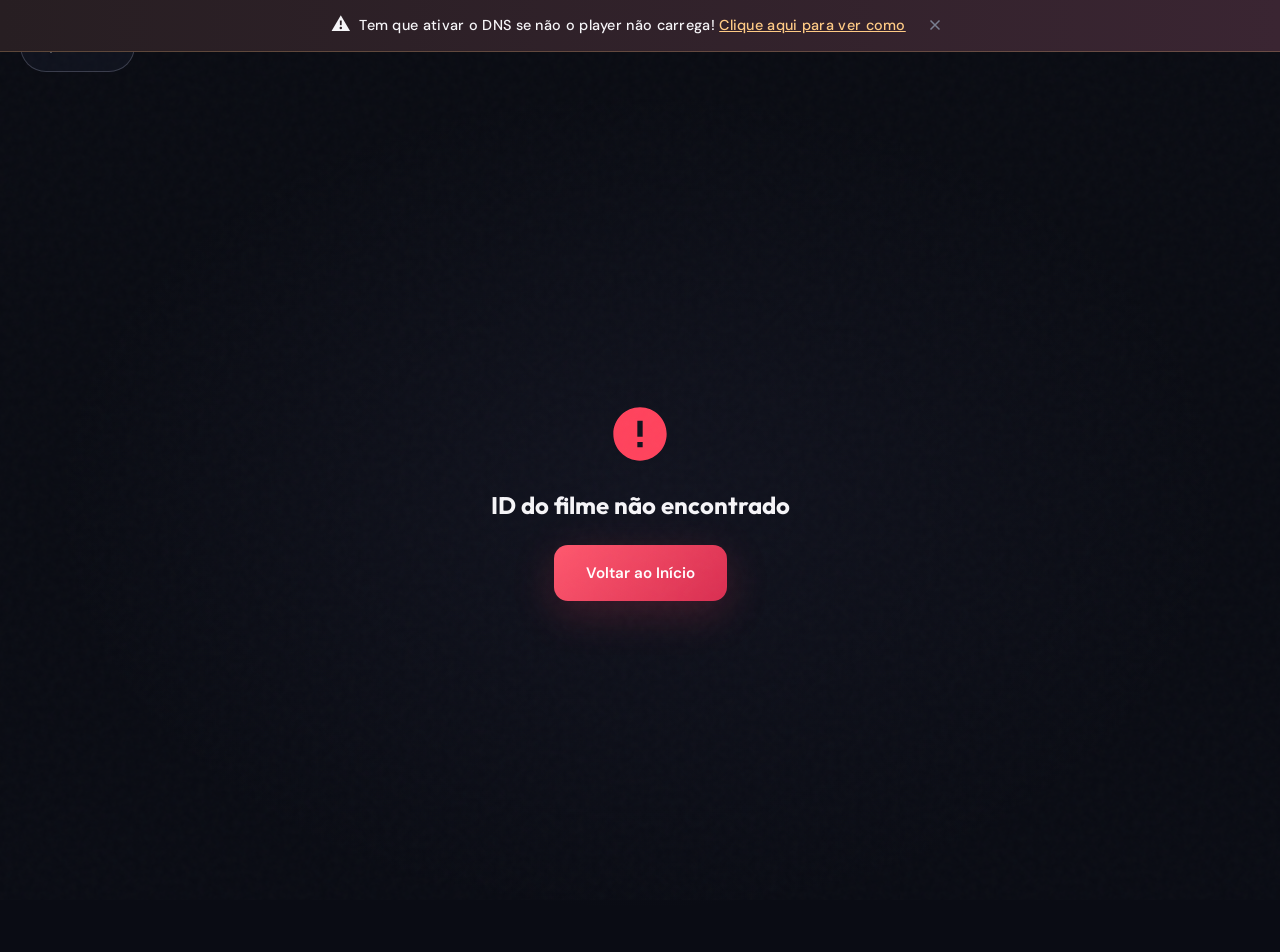
<file: movie.html>
<!DOCTYPE html>
<html lang="pt-BR">

<head>
  <meta charset="UTF-8">
  <meta name="viewport" content="width=device-width, initial-scale=1.0">
  <meta http-equiv="X-UA-Compatible" content="IE=edge">

  <!-- SEO Meta Tags -->
  <title>Assistir Filme - BlluFlix</title>
  <meta name="description" content="Assista este filme online grátis em HD no BlluFlix. Dublado e legendado.">
  <meta name="robots" content="index, follow">

  <!-- Favicon -->
  <link rel="icon" type="image/svg+xml"
    href="data:image/svg+xml,<svg xmlns='http://www.w3.org/2000/svg' viewBox='0 0 100 100'><text y='.9em' font-size='90'>🎬</text></svg>">

  <!-- Google Fonts -->
  <link rel="preconnect" href="https://fonts.googleapis.com">
  <link rel="preconnect" href="https://fonts.gstatic.com" crossorigin>
  <link href="https://fonts.googleapis.com/css2?family=Inter:wght@300;400;500;600;700;800&display=swap"
    rel="stylesheet">

  <!-- Styles -->
  <link rel="stylesheet" href="assets/css/style.css">
  <link rel="stylesheet" href="assets/css/cinema.css?v=24">

  <style>
    /* Page specific styles */
    .movie-detail {
      min-height: 100vh;
    }

    .back-button {
      position: fixed;
      top: 20px;
      left: 20px;
      z-index: 100;
      display: flex;
      align-items: center;
      gap: 8px;
      padding: 12px 20px;
      background: rgba(0, 0, 0, 0.7);
      backdrop-filter: blur(10px);
      border: 1px solid rgba(255, 255, 255, 0.1);
      border-radius: 50px;
      color: white;
      font-weight: 500;
      transition: all 0.3s ease;
    }

    .back-button:hover {
      background: var(--accent-primary);
      transform: translateX(-5px);
    }

    .back-button svg {
      width: 20px;
      height: 20px;
    }

    .movie-detail-content {
      max-width: 1400px;
      margin: 0 auto;
    }

    /* === MOBILE RESPONSIVE FIXES === */
    @media (max-width: 768px) {
      .movie-detail-content {
        max-width: 100%;
        padding: 0 var(--spacing-md);
      }

      .cast-section {
        margin: 0 var(--spacing-sm) var(--spacing-lg);
      }

      .related-section {
        padding: var(--spacing-md);
      }
    }

    @media (max-width: 480px) {
      .movie-detail-content {
        padding: 0 var(--spacing-sm);
      }

      .cast-section {
        margin: 0 var(--spacing-xs) var(--spacing-md);
      }

      .cast-card {
        width: 100px;
      }

      .cast-photo {
        width: 80px;
        height: 80px;
      }
    }

    .cast-section {
      margin: 0 var(--spacing-xl) var(--spacing-2xl);
    }

    .cast-grid {
      display: flex;
      gap: var(--spacing-md);
      overflow-x: auto;
      padding-bottom: var(--spacing-md);
    }

    .cast-card {
      flex-shrink: 0;
      width: 120px;
      text-align: center;
    }

    .cast-photo {
      width: 100px;
      height: 100px;
      border-radius: 50%;
      object-fit: cover;
      margin: 0 auto var(--spacing-sm);
      border: 3px solid var(--bg-tertiary);
    }

    .cast-name {
      font-size: 0.85rem;
      font-weight: 600;
      margin-bottom: 4px;
      white-space: nowrap;
      overflow: hidden;
      text-overflow: ellipsis;
    }

    .cast-character {
      font-size: 0.75rem;
      color: var(--text-muted);
      white-space: nowrap;
      overflow: hidden;
      text-overflow: ellipsis;
    }

    .related-section {
      padding: var(--spacing-xl);
    }

    .audio-badge {
      display: inline-flex;
      align-items: center;
      gap: 6px;
      padding: 6px 12px;
      background: var(--bg-tertiary);
      border-radius: 20px;
      font-size: 0.85rem;
      color: var(--text-secondary);
    }

    .audio-badge.dubbed {
      background: rgba(34, 197, 94, 0.2);
      color: #22c55e;
    }

    .audio-badge.subtitled {
      background: rgba(59, 130, 246, 0.2);
      color: #3b82f6;
    }

    @media (max-width: 768px) {
      .back-button {
        top: 10px;
        left: 10px;
        padding: 10px 16px;
        font-size: 0.9rem;
      }

      .movie-detail-content {
        margin-top: -100px;
      }

      .movie-backdrop-container {
        height: 40vh;
      }

      .cast-section {
        margin: 0 var(--spacing-md) var(--spacing-xl);
      }
    }
  </style>
</head>

<body>
  <!-- DNS Notification Bar -->
  <div id="dns-notification" class="notification-bar" style="display: none;">
    <div class="notification-content">
      <span class="notification-icon">⚠️</span>
      <span class="notification-text">Tem que ativar o DNS se não o player não carrega! <a href="help.html"
          style="color: #ffd700; text-decoration: underline;">Clique aqui para ver como</a></span>
    </div>
    <button class="notification-close" onclick="closeNotification()" title="Fechar aviso">
      <svg viewBox="0 0 24 24" fill="none" stroke="currentColor" stroke-width="2">
        <path d="M18 6L6 18M6 6l12 12"></path>
      </svg>
    </button>
  </div>

  <script>
    // Gerenciamento da Barra de Notificação
    function initNotification() {
      const isHidden = localStorage.getItem('hideDNSNotification');
      const bar = document.getElementById('dns-notification');
      if (!isHidden && bar) {
        bar.style.display = 'flex';
        // Auto-fechar após 3 segundos
        setTimeout(() => {
          closeNotification();
        }, 5000);
      }
    }

    function closeNotification() {
      const bar = document.getElementById('dns-notification');
      if (bar) {
        bar.style.display = 'none';
        localStorage.setItem('hideDNSNotification', 'true');
      }
    }

    // Inicializa na carga da página
    document.addEventListener('DOMContentLoaded', initNotification);
  </script>

  <!-- Back Button -->
  <a href="index.html" class="back-button" onclick="goBack(event)">
    <svg viewBox="0 0 24 24" fill="currentColor">
      <path d="M20 11H7.83l5.59-5.59L12 4l-8 8 8 8 1.41-1.41L7.83 13H20v-2z" />
    </svg>
    <span>Voltar</span>
  </a>

  <!-- Movie Detail Page -->
  <div class="movie-detail" id="movie-detail">
    <!-- Content loaded by JS -->
    <div class="loading-container"
      style="display: flex; flex-direction: column; align-items: center; justify-content: center; min-height: 100vh; gap: 20px;">
      <div class="spinner"></div>
      <p style="color: var(--text-secondary);">Carregando informações do filme...</p>
    </div>
  </div>

  <!-- Scripts -->
  <script src="assets/js/api.js"></script>
  <script src="assets/js/player.js"></script>

  <!-- WatchTracker (Continuar Assistindo) -->
  <script>
    const WatchTracker = {
      STORAGE_KEY: 'blluflix_watch_history',
      MAX_ITEMS: Infinity,
      save(data) {
        const history = this.getAll();
        const key = `${data.type}_${data.id}`;
        const existingIndex = history.findIndex(item => `${item.type}_${item.id}` === key);
        const entry = {
          id: data.id, type: data.type, title: data.title,
          poster_path: data.poster_path, backdrop_path: data.backdrop_path,
          vote_average: data.vote_average,
          release_date: data.release_date || data.first_air_date || '',
          progress: data.progress || 15, lastWatched: Date.now(),
          season: data.season || null, episode: data.episode || null
        };
        if (existingIndex !== -1) {
          const existing = history[existingIndex];
          entry.progress = Math.min(95, (existing.progress || 15) + Math.floor(Math.random() * 15) + 5);
          if (data.season) entry.season = data.season;
          if (data.episode) entry.episode = data.episode;
          history.splice(existingIndex, 1);
        }
        history.unshift(entry);
        // Sem limite de itens
        try { localStorage.setItem(this.STORAGE_KEY, JSON.stringify(history)); } catch (e) { }
      },
      getAll() {
        try { const d = localStorage.getItem(this.STORAGE_KEY); return d ? JSON.parse(d) : []; } catch (e) { return []; }
      },
      remove(id, type) {
        const h = this.getAll().filter(i => !(i.id == id && i.type === type));
        localStorage.setItem(this.STORAGE_KEY, JSON.stringify(h));
      },
      clear() { localStorage.removeItem(this.STORAGE_KEY); }
    };
    window.WatchTracker = WatchTracker;

    // SaveTracker (Salvos)
    const SaveTracker = {
      STORAGE_KEY: 'blluflix_saved_items',
      MAX_ITEMS: Infinity,
      save(data) {
        const items = this.getAll();
        const key = `${data.type}_${data.id}`;
        if (items.some(i => `${i.type}_${i.id}` === key)) return;
        items.unshift({ id: data.id, type: data.type, title: data.title, poster_path: data.poster_path, backdrop_path: data.backdrop_path, vote_average: data.vote_average, release_date: data.release_date || '', savedAt: Date.now() });
        // Sem limite de itens
        try { localStorage.setItem(this.STORAGE_KEY, JSON.stringify(items)); } catch (e) { }
      },
      getAll() { try { const d = localStorage.getItem(this.STORAGE_KEY); return d ? JSON.parse(d) : []; } catch (e) { return []; } },
      isSaved(id, type) { return this.getAll().some(i => i.id == id && i.type === type); },
      toggle(data) { if (this.isSaved(data.id, data.type)) { this.remove(data.id, data.type); return false; } else { this.save(data); return true; } },
      remove(id, type) { const items = this.getAll().filter(i => !(i.id == id && i.type === type)); localStorage.setItem(this.STORAGE_KEY, JSON.stringify(items)); },
      clear() { localStorage.removeItem(this.STORAGE_KEY); }
    };
    window.SaveTracker = SaveTracker;
  </script>

  <script>
    // Estado do player
    let player = null;
    let movieData = null;

    // Inicialização
    document.addEventListener('DOMContentLoaded', async () => {
      const urlParams = new URLSearchParams(window.location.search);
      const movieId = urlParams.get('id');
      const autoPlay = urlParams.get('play') === '1';

      if (!movieId) {
        showError('ID do filme não encontrado');
        return;
      }

      await loadMovieDetails(movieId, autoPlay);
    });

    async function loadMovieDetails(movieId, autoPlay = false) {
      const container = document.getElementById('movie-detail');

      try {
        movieData = await tmdbAPI.getMovieDetails(movieId);

        // Atualiza título da página
        document.title = `${movieData.title} - BlluFlix`;

        // Renderiza página
        container.innerHTML = renderMovieDetail(movieData);

        // Inicializa instância do player (mas não carrega vídeo ainda)
        player = new StreamPlayer('player-container');

        if (autoPlay) {
          openPlayer();
        }

      } catch (error) {
        console.error('Erro ao carregar filme:', error);
        showError('Não foi possível carregar o filme');
      }
    }

    function renderMovieDetail(movie) {
      const backdrop = tmdbAPI.getImageUrl(movie.backdrop_path, 'backdrop', 'large');
      const poster = tmdbAPI.getImageUrl(movie.poster_path, 'poster', 'large');
      const rating = tmdbAPI.formatRating(movie.vote_average);
      const year = tmdbAPI.getYear(movie.release_date);
      const runtime = tmdbAPI.formatRuntime(movie.runtime);
      const genres = movie.genres?.map(g => g.name).join(', ') || 'N/A';

      // Cast principal
      const cast = movie.credits?.cast?.slice(0, 10) || [];

      // Filmes relacionados
      const related = movie.recommendations?.results?.slice(0, 10) || movie.similar?.results?.slice(0, 10) || [];

      return `
        <!-- Backdrop -->
        <div class="movie-backdrop-container">
          <img src="${backdrop}" alt="${movie.title}" class="movie-backdrop-img">
          <div class="movie-backdrop-overlay"></div>
        </div>
        
        <!-- Movie Info -->
        <div class="movie-detail-content">
          <div class="movie-detail-header">
            <div class="movie-detail-poster">
              <img src="${poster}" alt="${movie.title}">
            </div>
            
            <div class="movie-detail-info">
              <h1 class="movie-detail-title">${movie.title}</h1>
              
              <div class="movie-detail-meta">
                <span class="rating">⭐ ${rating}</span>
                <span class="separator"></span>
                <span>${year}</span>
                <span class="separator"></span>
                <span>${runtime}</span>
                <span class="separator"></span>
                <span>${genres}</span>
              </div>
              
              <div class="movie-genres" style="margin-bottom: 16px; display: flex; gap: 10px; flex-wrap: wrap;">
                <span class="audio-badge dubbed">🎙️ Dublado Disponível</span>
                <span class="audio-badge subtitled">📝 Legendado Disponível</span>
              </div>

              <div style="background: rgba(255, 255, 255, 0.05); padding: 12px 16px; border-radius: 8px; border-left: 3px solid var(--accent-primary); margin-bottom: 20px;">
                <p style="font-size: 0.8rem; color: var(--text-secondary); line-height: 1.5; font-style: italic;">
                  <span style="font-weight: bold; color: var(--text-primary);">Nota:</span> Opa, antes de mais nada gostaria de informar que alguns filmes não lançados vão aparecer com áudio disponível, mas não vão estar funcionando, ou é outro filme por conta do player usado <3
                </p>
              </div>
              
              <p class="movie-detail-description">
                ${movie.overview || 'Sinopse não disponível.'}
              </p>
              
              <div class="movie-detail-buttons">
                <button class="btn btn-primary" onclick="openPlayer()">
                  <svg viewBox="0 0 24 24" fill="currentColor" width="20" height="20">
                    <path d="M8 5v14l11-7z"/>
                  </svg>
                  Assistir Agora
                </button>
                <button class="btn btn-secondary save-detail-btn" id="save-btn" onclick="toggleSaveDetail()">
                  <svg viewBox="0 0 24 24" fill="currentColor" width="20" height="20">
                    <path d="M17 3H7c-1.1 0-2 .9-2 2v16l7-3 7 3V5c0-1.1-.9-2-2-2z"/>
                  </svg>
                  <span id="save-btn-text">${SaveTracker.isSaved(movie.id, 'movie') ? 'Salvo' : 'Salvar'}</span>
                </button>
              </div>
            </div>
          </div>
        </div>
        
        <!-- Player Modal -->
        <div id="player-modal" class="player-modal">
          <div class="player-modal-content">
            <button class="player-close-btn" onclick="closePlayer()">
              <svg viewBox="0 0 24 24" fill="currentColor">
                <path d="M19 6.41L17.59 5 12 10.59 6.41 5 5 6.41 10.59 12 5 17.59 6.41 19 12 13.41 17.59 19 19 17.59 13.41 12z"/>
              </svg>
            </button>
            
            <div id="server-tabs"></div>
            
            <div class="player-container" id="player-container">
              <div class="player-loading">
                <div class="spinner"></div>
                <p>Carregando player...</p>
              </div>
            </div>
          </div>
        </div>
        
        <!-- Cast Section -->
        ${cast.length > 0 ? `
          <section class="cast-section">
            <div class="section-header">
              <h2 class="section-title">🎭 Elenco Principal</h2>
            </div>
            <div class="cast-grid">
              ${cast.map(person => `
                <div class="cast-card">
                  <img 
                    src="${person.profile_path ? tmdbAPI.getImageUrl(person.profile_path, 'poster', 'small') : 'https://via.placeholder.com/100x100/1a1a25/6b6b7b?text=' + person.name.charAt(0)}" 
                    alt="${person.name}" 
                    class="cast-photo"
                    loading="lazy"
                  >
                  <p class="cast-name">${person.name}</p>
                  <p class="cast-character">${person.character}</p>
                </div>
              `).join('')}
            </div>
          </section>
        ` : ''}
        
        <!-- Related Movies -->
        ${related.length > 0 ? `
          <section class="related-section section">
            <div class="section-header">
              <h2 class="section-title">🎬 Filmes Relacionados</h2>
            </div>
            
            <div class="movies-slider-wrapper">
              <button class="slider-arrow prev" onclick="scrollSlider('related-movies', 'left')">
                <svg viewBox="0 0 24 24" fill="currentColor" width="24" height="24">
                  <path d="M15.41 7.41L14 6l-6 6 6 6 1.41-1.41L10.83 12z"/>
                </svg>
              </button>
              
              <div class="movies-row" id="related-movies">
                ${related.map(m => createMovieCard(m)).join('')}
              </div>
              
              <button class="slider-arrow next" onclick="scrollSlider('related-movies', 'right')">
                <svg viewBox="0 0 24 24" fill="currentColor" width="24" height="24">
                  <path d="M10 6L8.59 7.41 13.17 12l-4.58 4.59L10 18l6-6z"/>
                </svg>
              </button>
            </div>
          </section>
        ` : ''}
        
        <!-- Footer -->
        <footer class="footer">
          <div class="footer-content">
            <div class="footer-logo">BlluFlix</div>
            <div class="footer-links">
              <a href="index.html" class="footer-link">Início</a>
              <a href="#" class="footer-link">DMCA</a>
              <a href="information.html" class="footer-link">Informação</a>
            </div>
            <p class="footer-text">
              Assista filmes e séries online grátis.
            </p>
            <p class="footer-text" style="margin-top: 20px; font-size: 0.8rem;">
              © 2026 BlluFlix. Este site não armazena nenhum conteúdo em seus servidores.
            </p>
          </div>
        </footer>
      `;
    }

    function createMovieCard(movie) {
      const poster = tmdbAPI.getImageUrl(movie.poster_path, 'poster', 'medium');
      const rating = tmdbAPI.formatRating(movie.vote_average);
      const year = tmdbAPI.getYear(movie.release_date);

      return `
        <div class="movie-card" onclick="goToMovie(${movie.id})">
          <div class="movie-card-inner">
            <img src="${poster}" alt="${movie.title}" class="movie-poster" loading="lazy">
            <span class="movie-quality">HD</span>
            <span class="movie-rating">⭐ ${rating}</span>
            <div class="movie-card-overlay">
              <div class="movie-play-btn">
                <svg viewBox="0 0 24 24" fill="currentColor">
                  <path d="M8 5v14l11-7z"/>
                </svg>
              </div>
            </div>
          </div>
          <div class="movie-info">
            <h3 class="movie-title">${movie.title}</h3>
            <div class="movie-meta">
              <span>${year}</span>
            </div>
          </div>
        </div>
      `;
    }

    function openPlayer() {
      const modal = document.getElementById('player-modal');
      modal.classList.add('active');
      document.body.style.overflow = 'hidden'; // Lock scroll

      // Salva no histórico de "Continuar Assistindo"
      if (movieData) {
        WatchTracker.save({
          id: movieData.id,
          type: 'movie',
          title: movieData.title,
          poster_path: movieData.poster_path,
          backdrop_path: movieData.backdrop_path,
          vote_average: movieData.vote_average,
          release_date: movieData.release_date
        });
      }

      // Only init if not already created
      if (!player.currentServer && movieData) {
        // Passa IMDB ID se disponível (necessário para PlayerFlix)
        const imdbId = movieData.imdb_id || movieData.external_ids?.imdb_id || null;
        player.initMovie(movieData.id, imdbId);
      }
    }

    function toggleSaveDetail() {
      if (!movieData) return;
      const saved = SaveTracker.toggle({
        id: movieData.id,
        type: 'movie',
        title: movieData.title,
        poster_path: movieData.poster_path,
        backdrop_path: movieData.backdrop_path,
        vote_average: movieData.vote_average,
        release_date: movieData.release_date
      });
      const btn = document.getElementById('save-btn');
      const text = document.getElementById('save-btn-text');
      if (btn) btn.classList.toggle('saved', saved);
      if (text) text.textContent = saved ? 'Salvo' : 'Salvar';
    }

    function closePlayer() {
      const modal = document.getElementById('player-modal');
      modal.classList.remove('active');
      document.body.style.overflow = ''; // Unlock scroll

      // Optional: Destroy player to stop video
      // player.destroy(); 
      // Better behavior: keep state or pause? 
      // For now, let's destroy to stop audio.
      if (player) {
        // Manually clear iframe to stop audio
        const container = document.getElementById('player-container');
        if (container) container.innerHTML = '<div class="player-loading"><div class="spinner"></div><p>Carregando player...</p></div>';
        player.currentServer = null;
      }
    }

    // Close on escape key
    document.addEventListener('keydown', (e) => {
      if (e.key === 'Escape') closePlayer();
    });

    // Remove unused scrollToPlayer
    /* function scrollToPlayer() ... */

    function goToMovie(id) {
      window.location.href = `movie.html?id=${id}`;
    }

    function scrollSlider(elementId, direction) {
      const container = document.getElementById(elementId);
      if (container) {
        const scrollAmount = 500;
        const currentScroll = container.scrollLeft;

        container.scrollTo({
          left: direction === 'left' ? currentScroll - scrollAmount : currentScroll + scrollAmount,
          behavior: 'smooth'
        });
      }
    }

    function showError(message) {
      document.getElementById('movie-detail').innerHTML = `
        <div class="error-container" style="display: flex; flex-direction: column; align-items: center; justify-content: center; min-height: 100vh; gap: 20px; text-align: center; padding: 20px;">
          <svg viewBox="0 0 24 24" fill="var(--accent-primary)" width="64" height="64">
            <path d="M12 2C6.48 2 2 6.48 2 12s4.48 10 10 10 10-4.48 10-10S17.52 2 12 2zm1 15h-2v-2h2v2zm0-4h-2V7h2v6z"/>
          </svg>
          <h2 style="font-size: 1.5rem;">${message}</h2>
          <a href="index.html" class="btn btn-primary">Voltar ao Início</a>
        </div>
      `;
    }
  </script>
  <script src="assets/js/cinema.js?v=24" defer></script>
</body>

</html>
</file>
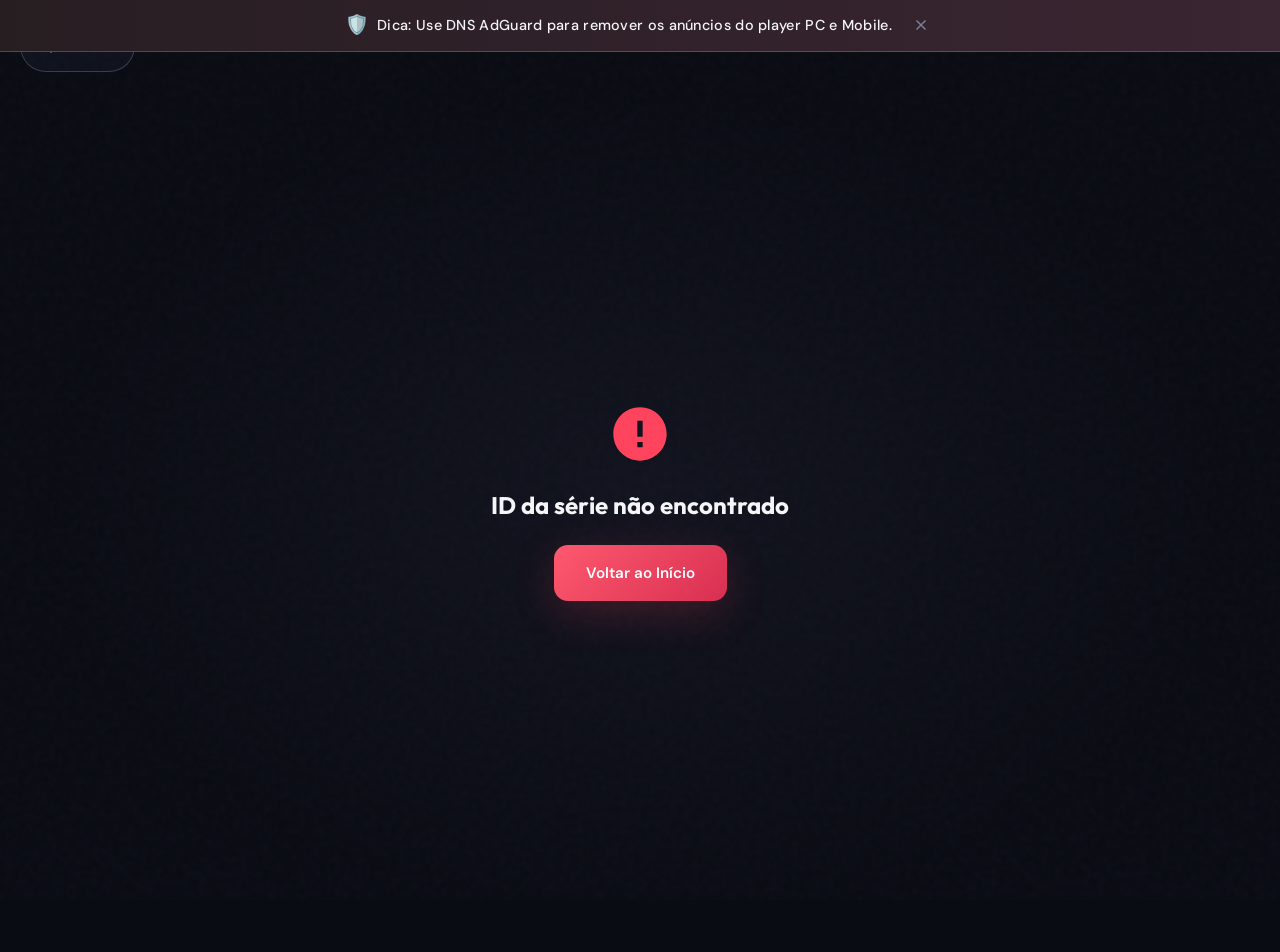
<file: series.html>
<!DOCTYPE html>
<html lang="pt-BR">

<head>
  <meta charset="UTF-8">
  <meta name="viewport" content="width=device-width, initial-scale=1.0">
  <meta http-equiv="X-UA-Compatible" content="IE=edge">

  <!-- SEO Meta Tags -->
  <title>Assistir Série - BlluFlix</title>
  <meta name="description" content="Assista esta série online grátis em HD no BlluFlix. Dublado e legendado.">
  <meta name="robots" content="index, follow">

  <!-- Favicon -->
  <link rel="icon" type="image/svg+xml"
    href="data:image/svg+xml,<svg xmlns='http://www.w3.org/2000/svg' viewBox='0 0 100 100'><text y='.9em' font-size='90'>📺</text></svg>">

  <!-- Google Fonts -->
  <link rel="preconnect" href="https://fonts.googleapis.com">
  <link rel="preconnect" href="https://fonts.gstatic.com" crossorigin>
  <link href="https://fonts.googleapis.com/css2?family=Inter:wght@300;400;500;600;700;800&display=swap"
    rel="stylesheet">

  <!-- Styles -->
  <link rel="stylesheet" href="assets/css/style.css">
  <link rel="stylesheet" href="assets/css/cinema.css?v=24">

  <style>
    .movie-detail {
      min-height: 100vh;
    }

    .back-button {
      position: fixed;
      top: 20px;
      left: 20px;
      z-index: 100;
      display: flex;
      align-items: center;
      gap: 8px;
      padding: 12px 20px;
      background: rgba(0, 0, 0, 0.7);
      backdrop-filter: blur(10px);
      border: 1px solid rgba(255, 255, 255, 0.1);
      border-radius: 50px;
      color: white;
      font-weight: 500;
      transition: all 0.3s ease;
    }

    .back-button:hover {
      background: var(--accent-primary);
      transform: translateX(-5px);
    }

    .back-button svg {
      width: 20px;
      height: 20px;
    }

    .movie-detail-content {
      max-width: 1400px;
      margin: 0 auto;
    }

    /* === MOBILE RESPONSIVE FIXES === */
    @media (max-width: 768px) {
      .movie-detail-content {
        max-width: 100%;
        padding: 0 var(--spacing-md);
      }

      .seasons-section {
        margin: 0 var(--spacing-sm) var(--spacing-lg);
        padding: var(--spacing-md);
        border-radius: var(--border-radius-md);
      }

      .cast-section {
        margin: 0 var(--spacing-sm) var(--spacing-lg);
      }
    }

    @media (max-width: 480px) {
      .movie-detail-content {
        padding: 0 var(--spacing-sm);
      }

      .seasons-section {
        margin: 0 var(--spacing-xs) var(--spacing-md);
        padding: var(--spacing-sm);
      }

      .seasons-header {
        flex-direction: column;
        gap: var(--spacing-sm);
        align-items: flex-start;
      }

      .season-select {
        width: 100%;
      }

      .episode-card {
        flex-direction: column;
        gap: var(--spacing-sm);
      }

      .episode-thumb {
        width: 100%;
        height: auto;
        aspect-ratio: 16/9;
      }
    }

    /* Seasons & Episodes */
    .seasons-section {
      padding: var(--spacing-xl);
      background: var(--bg-secondary);
      border-radius: var(--border-radius-lg);
      margin: 0 var(--spacing-xl) var(--spacing-xl);
    }

    .seasons-header {
      display: flex;
      align-items: center;
      justify-content: space-between;
      margin-bottom: var(--spacing-lg);
      flex-wrap: wrap;
      gap: var(--spacing-md);
    }

    .seasons-title {
      font-size: 1.25rem;
      font-weight: 600;
    }

    .season-select {
      padding: var(--spacing-sm) var(--spacing-lg);
      padding-right: 40px;
      background: var(--bg-tertiary);
      border: 1px solid var(--border-color);
      border-radius: var(--border-radius-md);
      color: var(--text-primary);
      font-size: 0.95rem;
      cursor: pointer;
      appearance: none;
      background-image: url("data:image/svg+xml,%3Csvg xmlns='http://www.w3.org/2000/svg' width='12' height='12' viewBox='0 0 24 24' fill='none' stroke='%23a0a0b0' stroke-width='2'%3E%3Cpath d='M6 9l6 6 6-6'/%3E%3C/svg%3E");
      background-repeat: no-repeat;
      background-position: right 12px center;
    }

    .season-select:focus {
      border-color: var(--accent-primary);
      outline: none;
    }

    .episodes-grid {
      display: grid;
      grid-template-columns: repeat(auto-fill, minmax(280px, 1fr));
      gap: var(--spacing-md);
    }

    .episode-card {
      display: flex;
      gap: var(--spacing-md);
      padding: var(--spacing-md);
      background: var(--bg-tertiary);
      border-radius: var(--border-radius-md);
      cursor: pointer;
      transition: all 0.3s ease;
      border: 2px solid transparent;
    }

    .episode-card:hover {
      background: var(--bg-card);
      border-color: var(--accent-primary);
      transform: translateY(-2px);
    }

    .episode-card.active {
      border-color: var(--accent-primary);
      background: rgba(229, 9, 20, 0.1);
    }

    .episode-thumb {
      width: 120px;
      height: 68px;
      border-radius: var(--border-radius-sm);
      object-fit: cover;
      flex-shrink: 0;
    }

    .episode-info {
      flex: 1;
      min-width: 0;
    }

    .episode-number {
      font-size: 0.75rem;
      color: var(--accent-primary);
      font-weight: 600;
      margin-bottom: 4px;
    }

    .episode-name {
      font-size: 0.9rem;
      font-weight: 500;
      margin-bottom: 4px;
      white-space: nowrap;
      overflow: hidden;
      text-overflow: ellipsis;
    }

    .episode-overview {
      font-size: 0.75rem;
      color: var(--text-muted);
      display: -webkit-box;
      -webkit-line-clamp: 2;
      line-clamp: 2;
      -webkit-box-orient: vertical;
      overflow: hidden;
    }

    .audio-badge {
      display: inline-flex;
      align-items: center;
      gap: 6px;
      padding: 6px 12px;
      background: var(--bg-tertiary);
      border-radius: 20px;
      font-size: 0.85rem;
      color: var(--text-secondary);
    }

    .audio-badge.dubbed {
      background: rgba(34, 197, 94, 0.2);
      color: #22c55e;
    }

    .audio-badge.subtitled {
      background: rgba(59, 130, 246, 0.2);
      color: #3b82f6;
    }

    .cast-section {
      margin: 0 var(--spacing-xl) var(--spacing-2xl);
    }

    .cast-grid {
      display: flex;
      gap: var(--spacing-md);
      overflow-x: auto;
      padding-bottom: var(--spacing-md);
    }

    .cast-card {
      flex-shrink: 0;
      width: 120px;
      text-align: center;
    }

    .cast-photo {
      width: 100px;
      height: 100px;
      border-radius: 50%;
      object-fit: cover;
      margin: 0 auto var(--spacing-sm);
      border: 3px solid var(--bg-tertiary);
    }

    .cast-name {
      font-size: 0.85rem;
      font-weight: 600;
      margin-bottom: 4px;
      white-space: nowrap;
      overflow: hidden;
      text-overflow: ellipsis;
    }

    .cast-character {
      font-size: 0.75rem;
      color: var(--text-muted);
      white-space: nowrap;
      overflow: hidden;
      text-overflow: ellipsis;
    }

    @media (max-width: 768px) {
      .back-button {
        top: 10px;
        left: 10px;
        padding: 10px 16px;
        font-size: 0.9rem;
      }

      .movie-detail-content {
        margin-top: -100px;
      }

      .movie-backdrop-container {
        height: 40vh;
      }

      .seasons-section {
        margin: 0 var(--spacing-md) var(--spacing-xl);
        padding: var(--spacing-md);
      }

      .episodes-grid {
        grid-template-columns: 1fr;
      }

      .episode-thumb {
        width: 80px;
        height: 45px;
      }

      .cast-section {
        margin: 0 var(--spacing-md) var(--spacing-xl);
      }
    }
  </style>
</head>

<body>
  <!-- AdGuard DNS Notification Bar -->
  <div id="dns-notification" class="notification-bar" style="display: none;">
    <div class="notification-content">
      <span class="notification-icon">🛡️</span>
      <span class="notification-text">Dica: Use DNS AdGuard para remover os anúncios do player PC e Mobile.</span>
    </div>
    <button class="notification-close" onclick="closeNotification()" title="Fechar aviso">
      <svg viewBox="0 0 24 24" fill="none" stroke="currentColor" stroke-width="2">
        <path d="M18 6L6 18M6 6l12 12"></path>
      </svg>
    </button>
  </div>

  <script>
    // Gerenciamento da Barra de Notificação
    function initNotification() {
      const isHidden = localStorage.getItem('hideDNSNotification');
      const bar = document.getElementById('dns-notification');
      if (!isHidden && bar) {
        bar.style.display = 'flex';
        // Auto-fechar após 3 segundos
        setTimeout(() => {
          closeNotification();
        }, 5000);
      }
    }

    function closeNotification() {
      const bar = document.getElementById('dns-notification');
      if (bar) {
        bar.style.display = 'none';
        localStorage.setItem('hideDNSNotification', 'true');
      }
    }

    // Inicializa na carga da página
    document.addEventListener('DOMContentLoaded', initNotification);
  </script>

  <!-- Back Button -->
  <a href="index.html" class="back-button" onclick="goBack(event)">
    <svg viewBox="0 0 24 24" fill="currentColor">
      <path d="M20 11H7.83l5.59-5.59L12 4l-8 8 8 8 1.41-1.41L7.83 13H20v-2z" />
    </svg>
    <span>Voltar</span>
  </a>

  <!-- Series Detail Page -->
  <div class="movie-detail" id="series-detail">
    <div class="loading-container"
      style="display: flex; flex-direction: column; align-items: center; justify-content: center; min-height: 100vh; gap: 20px;">
      <div class="spinner"></div>
      <p style="color: var(--text-secondary);">Carregando informações da série...</p>
    </div>
  </div>

  <!-- Scripts -->
  <script src="assets/js/api.js"></script>
  <script src="assets/js/player.js"></script>

  <!-- WatchTracker (Continuar Assistindo) -->
  <script>
    const WatchTracker = {
      STORAGE_KEY: 'blluflix_watch_history',
      MAX_ITEMS: Infinity,
      save(data) {
        const history = this.getAll();
        const key = `${data.type}_${data.id}`;
        const existingIndex = history.findIndex(item => `${item.type}_${item.id}` === key);
        const entry = {
          id: data.id, type: data.type, title: data.title,
          poster_path: data.poster_path, backdrop_path: data.backdrop_path,
          vote_average: data.vote_average,
          release_date: data.release_date || data.first_air_date || '',
          progress: data.progress || 15, lastWatched: Date.now(),
          season: data.season || null, episode: data.episode || null
        };
        if (existingIndex !== -1) {
          const existing = history[existingIndex];
          entry.progress = Math.min(95, (existing.progress || 15) + Math.floor(Math.random() * 15) + 5);
          if (data.season) entry.season = data.season;
          if (data.episode) entry.episode = data.episode;
          history.splice(existingIndex, 1);
        }
        history.unshift(entry);
        // Sem limite de itens
        try { localStorage.setItem(this.STORAGE_KEY, JSON.stringify(history)); } catch (e) { }
      },
      getAll() {
        try { const d = localStorage.getItem(this.STORAGE_KEY); return d ? JSON.parse(d) : []; } catch (e) { return []; }
      },
      remove(id, type) {
        const h = this.getAll().filter(i => !(i.id == id && i.type === type));
        localStorage.setItem(this.STORAGE_KEY, JSON.stringify(h));
      },
      clear() { localStorage.removeItem(this.STORAGE_KEY); }
    };
    window.WatchTracker = WatchTracker;

    // SaveTracker (Salvos)
    const SaveTracker = {
      STORAGE_KEY: 'blluflix_saved_items',
      MAX_ITEMS: Infinity,
      save(data) {
        const items = this.getAll();
        const key = `${data.type}_${data.id}`;
        if (items.some(i => `${i.type}_${i.id}` === key)) return;
        items.unshift({ id: data.id, type: data.type, title: data.title, poster_path: data.poster_path, backdrop_path: data.backdrop_path, vote_average: data.vote_average, release_date: data.release_date || '', savedAt: Date.now() });
        // Sem limite de itens
        try { localStorage.setItem(this.STORAGE_KEY, JSON.stringify(items)); } catch (e) { }
      },
      getAll() { try { const d = localStorage.getItem(this.STORAGE_KEY); return d ? JSON.parse(d) : []; } catch (e) { return []; } },
      isSaved(id, type) { return this.getAll().some(i => i.id == id && i.type === type); },
      toggle(data) { if (this.isSaved(data.id, data.type)) { this.remove(data.id, data.type); return false; } else { this.save(data); return true; } },
      remove(id, type) { const items = this.getAll().filter(i => !(i.id == id && i.type === type)); localStorage.setItem(this.STORAGE_KEY, JSON.stringify(items)); },
      clear() { localStorage.removeItem(this.STORAGE_KEY); }
    };
    window.SaveTracker = SaveTracker;
  </script>

  <script>
    // Estado
    let player = null;
    let seriesData = null;
    let currentSeason = 1;
    let currentEpisode = 1;
    let seasonData = null;

    // Inicialização
    document.addEventListener('DOMContentLoaded', async () => {
      const urlParams = new URLSearchParams(window.location.search);
      const seriesId = urlParams.get('id');
      const autoPlay = urlParams.get('play') === '1';

      if (!seriesId) {
        showError('ID da série não encontrado');
        return;
      }

      await loadSeriesDetails(seriesId, autoPlay);
    });

    async function loadSeriesDetails(seriesId, autoPlay = false) {
      const container = document.getElementById('series-detail');

      try {
        seriesData = await tmdbAPI.getTVShowDetails(seriesId);

        // Atualiza título da página
        document.title = `${seriesData.name} - BlluFlix`;

        // Tenta recuperar do histórico de Assistindo
        const history = WatchTracker.getAll();
        const savedItem = history.find(item => item.id == seriesId && item.type === 'tv');

        if (savedItem && savedItem.season && savedItem.episode) {
            currentSeason = savedItem.season;
            currentEpisode = savedItem.episode;
        } else if (seriesData.seasons && seriesData.seasons.length > 0) {
            // Encontra primeira temporada válida (não temporada 0/especiais)
            const firstValidSeason = seriesData.seasons.find(s => s.season_number > 0) || seriesData.seasons[0];
            currentSeason = firstValidSeason.season_number;
            currentEpisode = 1;
        }

        if (seriesData.seasons && seriesData.seasons.length > 0) {
          await loadSeasonEpisodes(seriesId, currentSeason);
        }

        // Renderiza página
        container.innerHTML = renderSeriesDetail(seriesData);

        // Inicializa instância do player
        player = new StreamPlayer('player-container');
        
        if (autoPlay) {
          openPlayer();
        }

      } catch (error) {
        console.error('Erro ao carregar série:', error);
        showError('Não foi possível carregar a série');
      }
    }

    async function loadSeasonEpisodes(seriesId, seasonNumber) {
      try {
        seasonData = await tmdbAPI.getTVSeasonDetails(seriesId, seasonNumber);
        currentEpisode = 1;
      } catch (error) {
        console.error('Erro ao carregar temporada:', error);
        seasonData = null;
      }
    }

    async function changeSeason(seasonNumber) {
      currentSeason = parseInt(seasonNumber);
      currentEpisode = 1; // Reset para primeiro episódio da nova temporada
      await loadSeasonEpisodes(seriesData.id, currentSeason);

      // Atualiza lista de episódios
      const episodesGrid = document.getElementById('episodes-grid');
      if (episodesGrid && seasonData) {
        episodesGrid.innerHTML = renderEpisodes(seasonData.episodes);
      }

      // Reseta o player para que reinicialize com a nova temporada quando selecionado
      if (player) {
        player.currentServer = null;
      }

      // Atualiza episódio ativo
      updateActiveEpisode(1);
    }

    function playEpisode(episodeNumber) {
      currentEpisode = episodeNumber;
      updateActiveEpisode(episodeNumber);

      // Sempre reinicializa o player com o episódio selecionado
      if (player && seriesData) {
        // Limpa o player atual para forçar reinicialização
        player.currentServer = null;
        // Abre o modal e inicializa com o episódio correto
        openPlayer();
      }
    }

    function updateActiveEpisode(episodeNumber) {
      document.querySelectorAll('.episode-card').forEach((card, index) => {
        card.classList.toggle('active', index + 1 === episodeNumber);
      });
    }

    function renderSeriesDetail(series) {
      const backdrop = tmdbAPI.getImageUrl(series.backdrop_path, 'backdrop', 'large');
      const poster = tmdbAPI.getImageUrl(series.poster_path, 'poster', 'large');
      const rating = tmdbAPI.formatRating(series.vote_average);
      const year = tmdbAPI.getYear(series.first_air_date);
      const genres = series.genres?.map(g => g.name).join(', ') || 'N/A';
      const seasons = series.seasons?.filter(s => s.season_number > 0) || [];

      // Cast
      const cast = series.credits?.cast?.slice(0, 10) || [];

      // Séries relacionadas
      const related = series.recommendations?.results?.slice(0, 10) || series.similar?.results?.slice(0, 10) || [];

      return `
        <!-- Backdrop -->
        <div class="movie-backdrop-container">
          <img src="${backdrop}" alt="${series.name}" class="movie-backdrop-img">
          <div class="movie-backdrop-overlay"></div>
        </div>
        
        <!-- Series Info -->
        <div class="movie-detail-content">
          <div class="movie-detail-header">
            <div class="movie-detail-poster">
              <img src="${poster}" alt="${series.name}">
            </div>
            
            <div class="movie-detail-info">
              <h1 class="movie-detail-title">${series.name}</h1>
              
              <div class="movie-detail-meta">
                <span class="rating">⭐ ${rating}</span>
                <span class="separator"></span>
                <span>${year}</span>
                <span class="separator"></span>
                <span>${series.number_of_seasons} Temporada${series.number_of_seasons > 1 ? 's' : ''}</span>
                <span class="separator"></span>
                <span>${genres}</span>
              </div>
              
              <div class="movie-genres" style="margin-bottom: 16px; display: flex; gap: 10px; flex-wrap: wrap;">
                <span class="audio-badge dubbed">🎙️ Dublado Disponível</span>
                <span class="audio-badge subtitled">📝 Legendado Disponível</span>
              </div>
              
              <p class="movie-detail-description">
                ${series.overview || 'Sinopse não disponível.'}
              </p>
              
              <div class="movie-detail-buttons">
                <button class="btn btn-primary" onclick="openPlayer()">
                  <svg viewBox="0 0 24 24" fill="currentColor" width="20" height="20">
                    <path d="M8 5v14l11-7z"/>
                  </svg>
                  Assistir Agora
                </button>
                <button class="btn btn-secondary save-detail-btn" id="save-btn" onclick="toggleSaveDetail()">
                  <svg viewBox="0 0 24 24" fill="currentColor" width="20" height="20">
                    <path d="M17 3H7c-1.1 0-2 .9-2 2v16l7-3 7 3V5c0-1.1-.9-2-2-2z"/>
                  </svg>
                  <span id="save-btn-text">${SaveTracker.isSaved(series.id, 'tv') ? 'Salvo' : 'Salvar'}</span>
                </button>
              </div>
            </div>
          </div>
        </div>
        
        <!-- Player Modal -->
        <div id="player-modal" class="player-modal">
          <div class="player-modal-content">
            <button class="player-close-btn" onclick="closePlayer()">
              <svg viewBox="0 0 24 24" fill="currentColor">
                <path d="M19 6.41L17.59 5 12 10.59 6.41 5 5 6.41 10.59 12 5 17.59 6.41 19 12 13.41 17.59 19 19 17.59 13.41 12z"/>
              </svg>
            </button>
            
            <div id="server-tabs"></div>
            
            <div class="player-container" id="player-container">
              <div class="player-loading">
                <div class="spinner"></div>
                <p>Carregando player...</p>
              </div>
            </div>
          </div>
        </div>
        
        <!-- Seasons & Episodes -->
        <section class="seasons-section">
          <div class="seasons-header">
            <h2 class="seasons-title">📋 Episódios</h2>
            <select class="season-select" id="season-select" onchange="changeSeason(this.value)">
              ${seasons.map(s => `
                <option value="${s.season_number}" ${s.season_number === currentSeason ? 'selected' : ''}>
                  Temporada ${s.season_number} (${s.episode_count} eps)
                </option>
              `).join('')}
            </select>
          </div>
          <div class="episodes-grid" id="episodes-grid">
            ${seasonData ? renderEpisodes(seasonData.episodes) : '<p style="color: var(--text-muted);">Carregando episódios...</p>'}
          </div>
        </section>
        
        <!-- Cast Section -->
        ${cast.length > 0 ? `
          <section class="cast-section">
            <div class="section-header">
              <h2 class="section-title">🎭 Elenco Principal</h2>
            </div>
            <div class="cast-grid">
              ${cast.map(person => `
                <div class="cast-card">
                  <img 
                    src="${person.profile_path ? tmdbAPI.getImageUrl(person.profile_path, 'poster', 'small') : 'https://via.placeholder.com/100x100/1a1a25/6b6b7b?text=' + person.name.charAt(0)}" 
                    alt="${person.name}" 
                    class="cast-photo"
                    loading="lazy"
                  >
                  <p class="cast-name">${person.name}</p>
                  <p class="cast-character">${person.character}</p>
                </div>
              `).join('')}
            </div>
          </section>
        ` : ''}
        
        <!-- Related Series -->
        ${related.length > 0 ? `
          <section class="related-section section" style="padding: var(--spacing-xl);">
            <div class="section-header">
              <h2 class="section-title">📺 Séries Relacionadas</h2>
            </div>
            <div class="movies-row">
              ${related.map(s => createSeriesCard(s)).join('')}
            </div>
          </section>
        ` : ''}
        
        <!-- Footer -->
        <footer class="footer">
          <div class="footer-content">
            <div class="footer-logo">BlluFlix</div>
            <div class="footer-links">
              <a href="index.html" class="footer-link">Início</a>
              <a href="#" class="footer-link">DMCA</a>
              <a href="information.html" class="footer-link">Informação</a>
            </div>
            <p class="footer-text">
              Assista filmes e séries online grátis.
            </p>
            <p class="footer-text" style="margin-top: 20px; font-size: 0.8rem;">
              © 2026 BlluFlix. Este site não armazena nenhum conteúdo em seus servidores.
            </p>
          </div>
        </footer>
      `;
    }

    function renderEpisodes(episodes) {
      if (!episodes || episodes.length === 0) {
        return '<p style="color: var(--text-muted);">Nenhum episódio disponível.</p>';
      }

      return episodes.map((ep, index) => {
        const thumb = ep.still_path
          ? tmdbAPI.getImageUrl(ep.still_path, 'backdrop', 'small')
          : 'https://via.placeholder.com/120x68/1a1a25/6b6b7b?text=Ep+' + ep.episode_number;

        return `
          <div class="episode-card ${index + 1 === currentEpisode ? 'active' : ''}" onclick="playEpisode(${ep.episode_number})">
            <img src="${thumb}" alt="Episódio ${ep.episode_number}" class="episode-thumb" loading="lazy">
            <div class="episode-info">
              <span class="episode-number">Episódio ${ep.episode_number}</span>
              <h4 class="episode-name">${ep.name || 'Episódio ' + ep.episode_number}</h4>
              <p class="episode-overview">${ep.overview || 'Sem descrição disponível.'}</p>
            </div>
          </div>
        `;
      }).join('');
    }

    function createSeriesCard(series) {
      const poster = tmdbAPI.getImageUrl(series.poster_path, 'poster', 'medium');
      const rating = tmdbAPI.formatRating(series.vote_average);
      const year = tmdbAPI.getYear(series.first_air_date);

      return `
        <div class="movie-card" onclick="goToSeries(${series.id})">
          <div class="movie-card-inner">
            <img src="${poster}" alt="${series.name}" class="movie-poster" loading="lazy">
            <span class="movie-quality">SÉRIE</span>
            <span class="movie-rating">⭐ ${rating}</span>
            <div class="movie-card-overlay">
              <div class="movie-play-btn">
                <svg viewBox="0 0 24 24" fill="currentColor">
                  <path d="M8 5v14l11-7z"/>
                </svg>
              </div>
            </div>
          </div>
          <div class="movie-info">
            <h3 class="movie-title">${series.name}</h3>
            <div class="movie-meta">
              <span>${year}</span>
            </div>
          </div>
        </div>
      `;
    }

    function openPlayer() {
      const modal = document.getElementById('player-modal');
      modal.classList.add('active');
      document.body.style.overflow = 'hidden';

      // Salva no histórico de "Continuar Assistindo"
      if (seriesData) {
        WatchTracker.save({
          id: seriesData.id,
          type: 'tv',
          title: seriesData.name,
          poster_path: seriesData.poster_path,
          backdrop_path: seriesData.backdrop_path,
          vote_average: seriesData.vote_average,
          release_date: seriesData.first_air_date,
          season: currentSeason,
          episode: currentEpisode
        });
      }

      // Init if not started
      if (!player.currentServer && seriesData) {
        player.initTV(seriesData.id, currentSeason, currentEpisode);
      }
    }

    function toggleSaveDetail() {
      if (!seriesData) return;
      const saved = SaveTracker.toggle({
        id: seriesData.id,
        type: 'tv',
        title: seriesData.name,
        poster_path: seriesData.poster_path,
        backdrop_path: seriesData.backdrop_path,
        vote_average: seriesData.vote_average,
        release_date: seriesData.first_air_date
      });
      const btn = document.getElementById('save-btn');
      const text = document.getElementById('save-btn-text');
      if (btn) btn.classList.toggle('saved', saved);
      if (text) text.textContent = saved ? 'Salvo' : 'Salvar';
    }

    function closePlayer() {
      const modal = document.getElementById('player-modal');
      modal.classList.remove('active');
      document.body.style.overflow = '';

      if (player) {
        const container = document.getElementById('player-container');
        if (container) container.innerHTML = '<div class="player-loading"><div class="spinner"></div><p>Carregando player...</p></div>';
        player.currentServer = null;
      }
    }

    // Close on escape key
    document.addEventListener('keydown', (e) => {
      if (e.key === 'Escape') closePlayer();
    });

    function scrollToPlayer() {
      // document.getElementById('player-section')?.scrollIntoView({ ... });
    }

    function goToSeries(id) {
      window.location.href = `series.html?id=${id}`;
    }

    function showError(message) {
      document.getElementById('series-detail').innerHTML = `
        <div class="error-container" style="display: flex; flex-direction: column; align-items: center; justify-content: center; min-height: 100vh; gap: 20px; text-align: center; padding: 20px;">
          <svg viewBox="0 0 24 24" fill="var(--accent-primary)" width="64" height="64">
            <path d="M12 2C6.48 2 2 6.48 2 12s4.48 10 10 10 10-4.48 10-10S17.52 2 12 2zm1 15h-2v-2h2v2zm0-4h-2V7h2v6z"/>
          </svg>
          <h2 style="font-size: 1.5rem;">${message}</h2>
          <a href="index.html" class="btn btn-primary">Voltar ao Início</a>
        </div>
      `;
    }
  </script>
  <script src="assets/js/cinema.js?v=24" defer></script>
</body>

</html>
</file>
<file: assets/css/style.css>
/* ============================================
   🎬 BLLUFLIX - Site de Streaming
   Design System & Estilos Principais
   ============================================ */

/* === Google Fonts === */
@import url('https://fonts.googleapis.com/css2?family=Inter:wght@300;400;500;600;700;800&display=swap');

/* === CSS Variables === */
:root {
  /* Cores Primárias */
  --bg-primary: #0a0a0f;
  --bg-secondary: #12121a;
  --bg-tertiary: #1a1a25;
  --bg-card: #16161f;

  /* Cores de Destaque */
  --accent-primary: #e50914;
  --accent-secondary: #b20710;
  --accent-gold: #ffd700;
  --accent-purple: #8b5cf6;

  /* Cores de Texto */
  --text-primary: #ffffff;
  --text-secondary: #a0a0b0;
  --text-muted: #6b6b7b;

  /* Gradientes */
  --gradient-primary: linear-gradient(135deg, #e50914 0%, #b20710 100%);
  --gradient-gold: linear-gradient(135deg, #ffd700 0%, #ff8c00 100%);
  --gradient-dark: linear-gradient(180deg, transparent 0%, var(--bg-primary) 100%);
  --gradient-card: linear-gradient(145deg, rgba(255, 255, 255, 0.05) 0%, rgba(255, 255, 255, 0) 100%);

  /* Sombras */
  --shadow-sm: 0 2px 8px rgba(0, 0, 0, 0.3);
  --shadow-md: 0 4px 16px rgba(0, 0, 0, 0.4);
  --shadow-lg: 0 8px 32px rgba(0, 0, 0, 0.5);
  --shadow-glow: 0 0 20px rgba(229, 9, 20, 0.3);

  /* Bordas */
  --border-color: rgba(255, 255, 255, 0.08);
  --border-radius-sm: 8px;
  --border-radius-md: 12px;
  --border-radius-lg: 16px;
  --border-radius-xl: 24px;

  /* Transições - Otimizadas para fluidez */
  --transition-fast: 0.15s cubic-bezier(0.4, 0, 0.2, 1);
  --transition-normal: 0.3s cubic-bezier(0.4, 0, 0.2, 1);
  --transition-slow: 0.5s cubic-bezier(0.4, 0, 0.2, 1);
  --transition-bounce: 0.4s cubic-bezier(0.175, 0.885, 0.32, 1.275);

  /* Espaçamentos */
  --spacing-xs: 4px;
  --spacing-sm: 8px;
  --spacing-md: 16px;
  --spacing-lg: 24px;
  --spacing-xl: 32px;
  --spacing-2xl: 48px;

  /* Dimensões */
  --header-height: 70px;
  --sidebar-width: 250px;
  --card-width: 180px;
  --card-height: 270px;
}

/* === Reset & Base === */
*,
*::before,
*::after {
  margin: 0;
  padding: 0;
  box-sizing: border-box;
}

html {
  scroll-behavior: smooth;
  font-size: 16px;
}

body {
  font-family: 'Inter', -apple-system, BlinkMacSystemFont, 'Segoe UI', sans-serif;
  background-color: var(--bg-primary);
  color: var(--text-primary);
  line-height: 1.6;
  overflow-x: hidden;
  min-height: 100vh;
}

a {
  text-decoration: none;
  color: inherit;
  transition: var(--transition-fast);
}

img {
  max-width: 100%;
  height: auto;
  display: block;
}

button {
  font-family: inherit;
  cursor: pointer;
  border: none;
  background: none;
  color: inherit;
}

input {
  font-family: inherit;
  border: none;
  outline: none;
  background: none;
}

ul,
ol {
  list-style: none;
}

/* === Scrollbar Customizada === */
::-webkit-scrollbar {
  width: 8px;
  height: 8px;
}

::-webkit-scrollbar-track {
  background: var(--bg-secondary);
}

::-webkit-scrollbar-thumb {
  background: var(--bg-tertiary);
  border-radius: 4px;
}

::-webkit-scrollbar-thumb:hover {
  background: var(--text-muted);
}

/* === Layout Principal === */
.app-container {
  display: flex;
  min-height: 100vh;
}

.main-content {
  flex: 1;
  margin-left: var(--sidebar-width);
  padding-top: var(--header-height);
  min-height: 100vh;
}

/* ============================================
   HEADER
   ============================================ */
.header {
  position: fixed;
  top: 0;
  left: var(--sidebar-width);
  right: 0;
  height: var(--header-height);
  background: rgba(10, 10, 15, 0.95);
  backdrop-filter: blur(20px);
  border-bottom: 1px solid var(--border-color);
  display: flex;
  align-items: center;
  justify-content: space-between;
  padding: 0 var(--spacing-xl);
  z-index: 100;
}

.header-left {
  display: flex;
  align-items: center;
  gap: var(--spacing-lg);
}

.menu-toggle {
  display: none;
  width: 40px;
  height: 40px;
  border-radius: var(--border-radius-sm);
  background: var(--bg-tertiary);
  align-items: center;
  justify-content: center;
  transition: var(--transition-fast);
}

/* Search toggle - hidden on desktop, shown on mobile via media query */
.search-toggle-btn {
  display: none;
}

.menu-toggle:hover {
  background: var(--accent-primary);
}

.menu-toggle svg {
  width: 24px;
  height: 24px;
}

.header-title {
  font-size: 1.25rem;
  font-weight: 600;
  color: var(--text-primary);
}

/* Donation Link in Header */
.header-donation {
  display: flex;
  align-items: center;
  gap: 6px;
  font-size: 0.85rem;
  margin: 0 auto;
  text-align: center;
  z-index: 10;
}

.donation-text {
  color: var(--text-muted);
}

.donation-link {
  color: white;
  font-weight: 600;
  transition: var(--transition-fast);
}

.donation-link:hover {
  color: #0066ff;
  /* Azul bem forte ao passar o mouse */
  text-decoration: underline;
}

.donation-link:active {
  color: #0052cc;
  /* Azul ainda mais escuro ao clicar */
  transition: none;
  /* Mudança instantânea */
}

@media (max-width: 900px) {

  /* Em telas médias/pequenas, centraliza com absolute para não quebrar layout */
  .header-donation {
    position: absolute;
    left: 50%;
    transform: translateX(-50%);
    flex-direction: column;
    gap: 0;
    width: max-content;
  }

  .donation-text {
    font-size: 0.65rem;
  }

  .donation-link {
    font-size: 0.75rem;
  }
}

@media (max-width: 480px) {
  .donation-text {
    font-size: 0.6rem;
  }

  .donation-link {
    font-size: 0.7rem;
  }
}

/* Search Box */
.search-box {
  position: relative;
  width: 400px;
  max-width: 100%;
}

.search-input {
  width: 100%;
  height: 46px;
  padding: 0 var(--spacing-md) 0 50px;
  background: var(--bg-tertiary);
  border: 2px solid transparent;
  border-radius: var(--border-radius-xl);
  color: var(--text-primary);
  font-size: 0.95rem;
  transition: var(--transition-normal);
}

.search-input::placeholder {
  color: var(--text-muted);
}

.search-input:focus {
  border-color: var(--accent-primary);
  background: var(--bg-secondary);
  box-shadow: var(--shadow-glow);
}

.search-icon {
  position: absolute;
  left: var(--spacing-md);
  top: 50%;
  transform: translateY(-50%);
  width: 20px;
  height: 20px;
  color: var(--text-muted);
  pointer-events: none;
}

.search-results {
  position: absolute;
  top: calc(100% + 8px);
  left: 0;
  right: 0;
  background: var(--bg-secondary);
  border: 1px solid var(--border-color);
  border-radius: var(--border-radius-md);
  box-shadow: var(--shadow-lg);
  max-height: 400px;
  overflow-y: auto;
  display: none;
  z-index: 200;
}

.search-results.active {
  display: block;
}

.search-result-item {
  display: flex;
  align-items: center;
  gap: var(--spacing-md);
  padding: var(--spacing-md);
  transition: var(--transition-fast);
  cursor: pointer;
}

.search-result-item:hover {
  background: var(--bg-tertiary);
}

.search-result-poster {
  width: 45px;
  height: 68px;
  border-radius: var(--border-radius-sm);
  object-fit: cover;
}

.search-result-info h4 {
  font-size: 0.9rem;
  font-weight: 500;
  margin-bottom: 4px;
}

.search-result-info span {
  font-size: 0.8rem;
  color: var(--text-muted);
}

/* Ver todos os resultados - link no dropdown */
.search-view-all {
  display: flex;
  align-items: center;
  gap: var(--spacing-sm);
  padding: var(--spacing-md);
  background: var(--bg-tertiary);
  border-top: 1px solid var(--border-color);
  color: var(--accent-primary);
  font-size: 0.85rem;
  font-weight: 500;
  cursor: pointer;
  transition: var(--transition-fast);
}

.search-view-all:hover {
  background: rgba(229, 9, 20, 0.1);
  color: var(--accent-primary);
}

.search-view-all svg {
  flex-shrink: 0;
}

/* ============================================
   SEARCH RESULTS PAGE
   ============================================ */
.search-results-page {
  padding-top: var(--spacing-xl);
}

.search-results-header {
  margin-bottom: var(--spacing-xl);
  padding-left: 6px;
}

.search-label {
  display: block;
  font-size: 0.9rem;
  color: var(--accent-primary);
  font-weight: 500;
  margin-bottom: var(--spacing-xs);
}

.search-query-title {
  font-size: 2.5rem;
  font-weight: 800;
  margin-bottom: var(--spacing-sm);
  color: var(--text-primary);
}

.search-stats {
  font-size: 0.9rem;
  color: var(--text-muted);
}

.search-no-results-page {
  display: flex;
  flex-direction: column;
  align-items: center;
  justify-content: center;
  padding: var(--spacing-2xl);
  text-align: center;
  color: var(--text-muted);
  min-height: 300px;
}

.search-no-results-page svg {
  margin-bottom: var(--spacing-lg);
  opacity: 0.5;
}

.search-no-results-page h2 {
  font-size: 1.5rem;
  color: var(--text-secondary);
  margin-bottom: var(--spacing-sm);
}

.search-no-results-page p {
  font-size: 0.95rem;
}

/* Responsive - Mobile */
@media (max-width: 768px) {
  .search-query-title {
    font-size: 1.75rem;
  }

  .search-label {
    font-size: 0.8rem;
  }

  .search-stats {
    font-size: 0.8rem;
  }
}

/* ============================================
   SIDEBAR
   ============================================ */
.sidebar {
  position: fixed;
  top: 0;
  left: 0;
  width: var(--sidebar-width);
  height: 100vh;
  background: var(--bg-secondary);
  border-right: 1px solid var(--border-color);
  padding: var(--spacing-lg);
  overflow-y: auto;
  z-index: 150;
  transition: var(--transition-normal);
}

.logo {
  display: flex;
  align-items: center;
  gap: var(--spacing-sm);
  margin-bottom: var(--spacing-2xl);
  padding: var(--spacing-sm);
}

.logo-icon {
  width: 42px;
  height: 42px;
  background: var(--gradient-primary);
  border-radius: var(--border-radius-md);
  display: flex;
  align-items: center;
  justify-content: center;
  box-shadow: var(--shadow-glow);
}

.logo-icon svg {
  width: 24px;
  height: 24px;
  color: white;
}

.logo-text {
  font-size: 1.5rem;
  font-weight: 800;
  background: var(--gradient-primary);
  -webkit-background-clip: text;
  -webkit-text-fill-color: transparent;
  background-clip: text;
}

.sidebar-section {
  margin-bottom: var(--spacing-xl);
}

.sidebar-title {
  font-size: 0.75rem;
  font-weight: 600;
  text-transform: uppercase;
  letter-spacing: 1px;
  color: var(--text-muted);
  margin-bottom: var(--spacing-md);
  padding-left: var(--spacing-sm);
}

.sidebar-nav {
  display: flex;
  flex-direction: column;
  gap: var(--spacing-xs);
}

.nav-item {
  display: flex;
  align-items: center;
  gap: var(--spacing-md);
  padding: var(--spacing-md);
  border-radius: var(--border-radius-md);
  color: var(--text-secondary);
  font-weight: 500;
  transition: var(--transition-fast);
}

.nav-item:hover {
  background: var(--bg-tertiary);
  color: var(--text-primary);
}

.nav-item.active {
  background: var(--gradient-primary);
  color: white;
  box-shadow: var(--shadow-glow);
}

.nav-item svg {
  width: 20px;
  height: 20px;
  flex-shrink: 0;
}

/* ============================================
   HERO BANNER
   ============================================ */
.hero {
  position: relative;
  height: 70vh;
  min-height: 500px;
  max-height: 700px;
  overflow: hidden;
  margin-bottom: var(--spacing-2xl);
}

.hero-slide {
  position: absolute;
  inset: 0;
  opacity: 0;
  pointer-events: none;
  /* Evita que slides inativos capturem cliques */
  transition: opacity 1s cubic-bezier(0.4, 0, 0.2, 1);
  will-change: opacity;
  transform: translateZ(0);
}

.hero-slide.active {
  opacity: 1;
  pointer-events: auto;
  /* Permite cliques apenas no slide ativo */
}

.hero-backdrop {
  width: 100%;
  height: 100%;
  object-fit: cover;
}

.hero-overlay {
  position: absolute;
  inset: 0;
  background: linear-gradient(90deg,
      var(--bg-primary) 0%,
      rgba(10, 10, 15, 0.7) 50%,
      transparent 100%),
    linear-gradient(0deg,
      var(--bg-primary) 0%,
      transparent 50%);
}

.hero-content {
  position: absolute;
  bottom: var(--spacing-2xl);
  left: var(--spacing-2xl);
  max-width: 600px;
  z-index: 10;
}

.hero-badge {
  display: inline-flex;
  align-items: center;
  gap: var(--spacing-xs);
  padding: var(--spacing-xs) var(--spacing-md);
  background: var(--accent-primary);
  border-radius: var(--border-radius-xl);
  font-size: 0.75rem;
  font-weight: 600;
  text-transform: uppercase;
  letter-spacing: 1px;
  margin-bottom: var(--spacing-md);
}

.hero-title {
  font-size: 3rem;
  font-weight: 800;
  line-height: 1.1;
  margin-bottom: var(--spacing-md);
  text-shadow: 2px 2px 20px rgba(0, 0, 0, 0.5);
}

.hero-meta {
  display: flex;
  align-items: center;
  gap: var(--spacing-md);
  margin-bottom: var(--spacing-md);
  font-size: 0.9rem;
  color: var(--text-secondary);
}

.hero-meta span {
  display: flex;
  align-items: center;
  gap: var(--spacing-xs);
}

.hero-rating {
  color: var(--accent-gold);
  font-weight: 600;
}

.hero-description {
  font-size: 1rem;
  color: var(--text-secondary);
  line-height: 1.7;
  margin-bottom: var(--spacing-lg);
  display: -webkit-box;
  -webkit-line-clamp: 2;
  line-clamp: 2;
  -webkit-box-orient: vertical;
  overflow: hidden;
}

.hero-buttons {
  display: flex;
  gap: var(--spacing-md);
}

/* ============================================
   BUTTONS
   ============================================ */
.btn {
  display: inline-flex;
  align-items: center;
  justify-content: center;
  gap: var(--spacing-sm);
  padding: var(--spacing-md) var(--spacing-xl);
  border-radius: var(--border-radius-md);
  font-size: 0.95rem;
  font-weight: 600;
  transition: var(--transition-normal);
}

.btn-primary {
  background: var(--gradient-primary);
  color: white;
  box-shadow: var(--shadow-glow);
}

.btn-primary:hover {
  transform: translateY(-3px) translateZ(0);
  box-shadow: 0 0 35px rgba(229, 9, 20, 0.5);
  filter: brightness(1.1);
}

.btn-secondary {
  background: rgba(255, 255, 255, 0.1);
  backdrop-filter: blur(10px);
  color: white;
  border: 1px solid rgba(255, 255, 255, 0.2);
}

.btn-secondary:hover {
  background: rgba(255, 255, 255, 0.25);
  transform: translateY(-3px) translateZ(0);
  border-color: rgba(255, 255, 255, 0.4);
}

.btn svg {
  width: 20px;
  height: 20px;
}

/* ============================================
   SECTION & CONTENT ROWS
   ============================================ */
.section {
  padding: 0 var(--spacing-xl);
  margin-bottom: var(--spacing-2xl);
}

.section-header {
  display: flex;
  align-items: center;
  justify-content: space-between;
  margin-bottom: var(--spacing-lg);
}

.section-title {
  font-size: 1.5rem;
  font-weight: 700;
  display: flex;
  align-items: center;
  gap: var(--spacing-sm);
}

.section-title::before {
  content: '';
  width: 4px;
  height: 24px;
  background: var(--gradient-primary);
  border-radius: 2px;
}

.view-all {
  font-size: 0.9rem;
  color: var(--text-muted);
  display: flex;
  align-items: center;
  gap: var(--spacing-xs);
}

.view-all:hover {
  color: var(--accent-primary);
}

/* ============================================
   MOVIE CARDS
   ============================================ */
.movies-grid {
  display: grid;
  grid-template-columns: repeat(auto-fill, minmax(var(--card-width), 1fr));
  gap: var(--spacing-lg);
  justify-content: center;
}

.movies-grid .movie-card {
  width: 100%;
}

.movies-row {
  display: flex;
  gap: var(--spacing-lg);
  overflow-x: auto;
  padding-bottom: var(--spacing-md);
  scroll-snap-type: x mandatory;
  -webkit-overflow-scrolling: touch;
  cursor: grab;
}

.movies-row::-webkit-scrollbar {
  height: 6px;
}

.movie-card {
  flex-shrink: 0;
  width: var(--card-width);
  scroll-snap-align: start;
  cursor: pointer;
}

.movie-card-inner {
  position: relative;
  border-radius: var(--border-radius-md);
  overflow: hidden;
  background: var(--bg-card);
  transition: transform 0.35s cubic-bezier(0.34, 1.56, 0.64, 1), box-shadow 0.35s ease;
  will-change: transform;
  transform: translateZ(0);
}

.movie-card:hover .movie-card-inner {
  transform: translateY(-10px) scale(1.03) translateZ(0);
  box-shadow: var(--shadow-lg), 0 0 40px rgba(229, 9, 20, 0.25);
}

.movie-poster {
  width: 100%;
  aspect-ratio: 2/3;
  object-fit: cover;
  transition: filter 0.4s ease, transform 0.4s ease;
  will-change: filter, transform;
}

.movie-card:hover .movie-poster {
  filter: brightness(1.15) saturate(1.1);
  transform: scale(1.02);
}

.movie-card-overlay {
  position: absolute;
  inset: 0;
  background: linear-gradient(0deg,
      rgba(0, 0, 0, 0.9) 0%,
      transparent 50%);
  opacity: 0;
  transition: var(--transition-normal);
  display: flex;
  flex-direction: column;
  justify-content: flex-end;
  padding: var(--spacing-md);
}

.movie-card:hover .movie-card-overlay {
  opacity: 1;
}

.movie-play-btn {
  position: absolute;
  top: 50%;
  left: 50%;
  transform: translate(-50%, -50%) scale(0.7) translateZ(0);
  width: 56px;
  height: 56px;
  background: var(--accent-primary);
  border-radius: 50%;
  display: flex;
  align-items: center;
  justify-content: center;
  opacity: 0;
  transition: all 0.4s cubic-bezier(0.175, 0.885, 0.32, 1.275);
  box-shadow: 0 4px 20px rgba(229, 9, 20, 0.4);
  will-change: transform, opacity;
}

.movie-card:hover .movie-play-btn {
  opacity: 1;
  transform: translate(-50%, -50%) scale(1) translateZ(0);
}

.movie-play-btn:active {
  transform: translate(-50%, -50%) scale(0.95) translateZ(0);
}

.movie-play-btn svg {
  width: 24px;
  height: 24px;
  margin-left: 3px;
}

.movie-rating {
  position: absolute;
  top: var(--spacing-sm);
  right: var(--spacing-sm);
  background: rgba(0, 0, 0, 0.7);
  padding: var(--spacing-xs) var(--spacing-sm);
  border-radius: var(--border-radius-sm);
  font-size: 0.75rem;
  font-weight: 600;
  color: var(--accent-gold);
  display: flex;
  align-items: center;
  gap: 4px;
}

.movie-quality {
  position: absolute;
  top: var(--spacing-sm);
  left: var(--spacing-sm);
  background: var(--accent-primary);
  padding: var(--spacing-xs) var(--spacing-sm);
  border-radius: var(--border-radius-sm);
  font-size: 0.7rem;
  font-weight: 700;
  text-transform: uppercase;
}

.movie-info {
  padding: var(--spacing-md);
}

.movie-title {
  font-size: 0.9rem;
  font-weight: 600;
  margin-bottom: var(--spacing-xs);
  white-space: nowrap;
  overflow: hidden;
  text-overflow: ellipsis;
}

.movie-meta {
  display: flex;
  align-items: center;
  gap: var(--spacing-sm);
  font-size: 0.8rem;
  color: var(--text-muted);
}

/* ============================================
   FILTERS
   ============================================ */
.filters {
  display: flex;
  flex-wrap: wrap;
  gap: var(--spacing-md);
  padding: var(--spacing-lg) var(--spacing-xl);
  background: var(--bg-secondary);
  border-radius: var(--border-radius-lg);
  margin: 0 var(--spacing-xl) var(--spacing-xl);
}

.filter-group {
  display: flex;
  flex-direction: column;
  gap: var(--spacing-xs);
}

.filter-label {
  font-size: 0.75rem;
  font-weight: 600;
  text-transform: uppercase;
  letter-spacing: 0.5px;
  color: var(--text-muted);
}

.filter-select {
  padding: var(--spacing-sm) var(--spacing-md);
  padding-right: var(--spacing-xl);
  background: var(--bg-tertiary);
  border: 1px solid var(--border-color);
  border-radius: var(--border-radius-sm);
  color: var(--text-primary);
  font-size: 0.9rem;
  cursor: pointer;
  appearance: none;
  background-image: url("data:image/svg+xml,%3Csvg xmlns='http://www.w3.org/2000/svg' width='12' height='12' viewBox='0 0 24 24' fill='none' stroke='%23a0a0b0' stroke-width='2'%3E%3Cpath d='M6 9l6 6 6-6'/%3E%3C/svg%3E");
  background-repeat: no-repeat;
  background-position: right 10px center;
  min-width: 140px;
}

.filter-select:focus {
  border-color: var(--accent-primary);
  outline: none;
}

.filter-tags {
  display: flex;
  flex-wrap: wrap;
  gap: var(--spacing-sm);
}

.filter-tag {
  padding: var(--spacing-sm) var(--spacing-md);
  background: var(--bg-tertiary);
  border: 1px solid var(--border-color);
  border-radius: var(--border-radius-xl);
  font-size: 0.85rem;
  color: var(--text-secondary);
  transition: var(--transition-fast);
}

.filter-tag:hover,
.filter-tag.active {
  background: var(--accent-primary);
  border-color: var(--accent-primary);
  color: white;
}

/* ============================================
   SLIDER NAVIGATION
   ============================================ */
.movies-slider-wrapper {
  position: relative;
}

.slider-arrow {
  position: absolute;
  top: 50%;
  transform: translateY(-50%) translateZ(0);
  width: 44px;
  height: 44px;
  background: rgba(0, 0, 0, 0.8);
  border: 1px solid rgba(255, 255, 255, 0.15);
  border-radius: 50%;
  color: white;
  display: flex;
  align-items: center;
  justify-content: center;
  cursor: pointer;
  z-index: 10;
  transition: all 0.3s cubic-bezier(0.4, 0, 0.2, 1);
  backdrop-filter: blur(8px);
  opacity: 0;
  will-change: transform, opacity;
}

.movies-slider-wrapper:hover .slider-arrow {
  opacity: 1;
}

.slider-arrow:hover {
  background: var(--accent-primary);
  transform: translateY(-50%) scale(1.15) translateZ(0);
  box-shadow: 0 0 20px rgba(229, 9, 20, 0.4);
}

.slider-arrow.prev {
  left: -22px;
}

.slider-arrow.next {
  right: -22px;
}

@media (max-width: 768px) {
  .slider-arrow {
    display: none;
  }
}

/* ============================================
   MOVIE DETAIL PAGE
   ============================================ */
.movie-detail {
  padding-top: 0;
}

.movie-backdrop-container {
  position: relative;
  height: 60vh;
  min-height: 400px;
  overflow: hidden;
}

.movie-backdrop-img {
  width: 100%;
  height: 100%;
  object-fit: cover;
}

.movie-backdrop-overlay {
  position: absolute;
  inset: 0;
  background: linear-gradient(0deg,
      var(--bg-primary) 0%,
      rgba(10, 10, 15, 0.5) 50%,
      rgba(10, 10, 15, 0.3) 100%);
}

.movie-detail-content {
  position: relative;
  margin-top: -200px;
  padding: 0 var(--spacing-xl);
  z-index: 10;
}

.movie-detail-header {
  display: flex;
  gap: var(--spacing-xl);
  margin-bottom: var(--spacing-2xl);
}

.movie-detail-poster {
  flex-shrink: 0;
  width: 300px;
  border-radius: var(--border-radius-lg);
  box-shadow: var(--shadow-lg);
  overflow: hidden;
}

.movie-detail-poster img {
  width: 100%;
  aspect-ratio: 2/3;
  object-fit: cover;
}

.movie-detail-info {
  flex: 1;
  padding-top: var(--spacing-xl);
}

.movie-detail-title {
  font-size: 2.5rem;
  font-weight: 800;
  margin-bottom: var(--spacing-md);
}

.movie-detail-meta {
  display: flex;
  flex-wrap: wrap;
  align-items: center;
  gap: var(--spacing-md);
  margin-bottom: var(--spacing-lg);
  font-size: 0.95rem;
  color: var(--text-secondary);
}

.movie-detail-meta .rating {
  display: flex;
  align-items: center;
  gap: var(--spacing-xs);
  color: var(--accent-gold);
  font-weight: 600;
}

.movie-detail-meta .separator {
  width: 4px;
  height: 4px;
  background: var(--text-muted);
  border-radius: 50%;
}

.movie-genres {
  display: flex;
  flex-wrap: wrap;
  gap: var(--spacing-sm);
  margin-bottom: var(--spacing-lg);
}

.genre-tag {
  padding: var(--spacing-xs) var(--spacing-md);
  background: rgba(255, 255, 255, 0.1);
  border-radius: var(--border-radius-xl);
  font-size: 0.85rem;
  color: var(--text-secondary);
}

.movie-detail-description {
  font-size: 1rem;
  color: var(--text-secondary);
  line-height: 1.8;
  margin-bottom: var(--spacing-xl);
  max-width: 800px;
}

.movie-detail-buttons {
  display: flex;
  flex-wrap: wrap;
  gap: var(--spacing-md);
}

/* ============================================
   VIDEO PLAYER
   ============================================ */
.player-section {
  padding: var(--spacing-xl);
  background: var(--bg-secondary);
  border-radius: var(--border-radius-lg);
  margin: 0 var(--spacing-xl) var(--spacing-2xl);
}

.player-header {
  display: flex;
  align-items: center;
  justify-content: space-between;
  margin-bottom: var(--spacing-lg);
}

.player-title {
  font-size: 1.25rem;
  font-weight: 600;
}

.server-tabs {
  display: flex;
  gap: var(--spacing-sm);
}

.server-tab {
  padding: var(--spacing-sm) var(--spacing-lg);
  background: var(--bg-tertiary);
  border: 1px solid var(--border-color);
  border-radius: var(--border-radius-sm);
  font-size: 0.9rem;
  color: var(--text-secondary);
  transition: var(--transition-fast);
}

.server-tab:hover,
.server-tab.active {
  background: var(--accent-primary);
  border-color: var(--accent-primary);
  color: white;
}

.player-container {
  position: relative;
  width: 100%;
  aspect-ratio: 16/9;
  background: #000;
  border-radius: var(--border-radius-md);
  overflow: hidden;
}

.player-container iframe {
  width: 100%;
  height: 100%;
  border: none;
}

.player-loading {
  position: absolute;
  inset: 0;
  display: flex;
  flex-direction: column;
  align-items: center;
  justify-content: center;
  background: var(--bg-primary);
  gap: var(--spacing-md);
}

.spinner {
  width: 50px;
  height: 50px;
  border: 3px solid var(--bg-tertiary);
  border-top-color: var(--accent-primary);
  border-radius: 50%;
  animation: spin 0.8s cubic-bezier(0.4, 0, 0.2, 1) infinite;
}

/* ============================================
   VIDEO PLAYER MODAL
   ============================================ */
.player-modal {
  position: fixed;
  inset: 0;
  background: rgba(0, 0, 0, 0.95);
  backdrop-filter: blur(15px);
  z-index: 1000;
  display: flex;
  align-items: center;
  justify-content: center;
  opacity: 0;
  visibility: hidden;
  transition: all 0.4s cubic-bezier(0.4, 0, 0.2, 1);
  padding: var(--spacing-md);
}

.player-modal.active {
  opacity: 1;
  visibility: visible;
}

.player-modal-content {
  position: relative;
  width: 100%;
  max-width: 1000px;
  background: var(--bg-secondary);
  border-radius: var(--border-radius-lg);
  box-shadow: 0 0 50px rgba(0, 0, 0, 0.5);
  overflow-y: auto;
  /* Enable scroll if content is too tall */
  max-height: 90vh;
  /* Limit height to viewport */
  display: flex;
  flex-direction: column;
}

.player-header-modal {
  padding: 15px;
  background: var(--bg-tertiary);
  display: flex;
  align-items: center;
  justify-content: space-between;
  border-bottom: 1px solid var(--border-color);
}

.player-close-btn {
  position: absolute;
  top: 10px;
  right: 10px;
  width: 40px;
  height: 40px;
  background: var(--accent-primary);
  border-radius: 50%;
  display: flex;
  align-items: center;
  justify-content: center;
  cursor: pointer;
  box-shadow: 0 2px 10px rgba(0, 0, 0, 0.3);
  transition: transform 0.2s ease;
  z-index: 1010;
  border: 2px solid white;
}

.player-close-btn:hover {
  transform: scale(1.1);
  background: var(--accent-secondary);
}

.player-close-btn svg {
  width: 24px;
  height: 24px;
  color: white;
}

/* Tab tweaks for modal */
#server-tabs {
  margin: 0;
  padding: 10px;
  background: var(--bg-secondary);
  border-radius: 0;
  border-bottom: 1px solid var(--border-color);
}

/* Ensure iframe fits */
.player-container {
  width: 100%;
  aspect-ratio: 16/9;
  background: black;
}

@media (max-width: 768px) {
  .player-modal {
    padding: 0;
    align-items: flex-start;
    /* Align top for mobile scroll */
    overflow-y: auto;
    /* Allow scrolling content if needed */
  }

  .player-modal-content {
    border-radius: 0;
    min-height: 100vh;
    max-width: 100%;
  }

  .player-close-btn {
    top: 10px;
    right: 10px;
    position: fixed;
    /* Stick close button on mobile */
  }

  .player-container {
    aspect-ratio: auto;
    height: 60vh;
    /* Taller on mobile for player content */
  }
}

/* Animation for loading */
@keyframes spin {
  to {
    transform: rotate(360deg);
  }
}

/* ============================================
   LOADING & SKELETON
   ============================================ */
.skeleton {
  background: linear-gradient(90deg,
      var(--bg-tertiary) 25%,
      var(--bg-secondary) 50%,
      var(--bg-tertiary) 75%);
  background-size: 200% 100%;
  animation: skeleton-loading 1.5s infinite;
  border-radius: var(--border-radius-sm);
}

@keyframes skeleton-loading {
  0% {
    background-position: 200% 0;
  }

  100% {
    background-position: -200% 0;
  }
}

.skeleton-card {
  width: var(--card-width);
  aspect-ratio: 2/3;
}

.skeleton-text {
  height: 20px;
  margin-bottom: var(--spacing-sm);
}

.skeleton-text.sm {
  height: 14px;
  width: 60%;
}

/* ============================================
   FOOTER
   ============================================ */
.footer {
  background: var(--bg-secondary);
  border-top: 1px solid var(--border-color);
  padding: var(--spacing-2xl) var(--spacing-xl);
  margin-top: var(--spacing-2xl);
}

.footer-content {
  max-width: 1200px;
  margin: 0 auto;
  text-align: center;
}

.footer-logo {
  font-size: 1.5rem;
  font-weight: 800;
  background: var(--gradient-primary);
  -webkit-background-clip: text;
  -webkit-text-fill-color: transparent;
  background-clip: text;
  margin-bottom: var(--spacing-md);
}

.footer-text {
  color: var(--text-muted);
  font-size: 0.9rem;
  margin-bottom: var(--spacing-lg);
}

.footer-links {
  display: flex;
  justify-content: center;
  flex-wrap: wrap;
  gap: var(--spacing-lg);
}

.footer-link {
  color: var(--text-secondary);
  font-size: 0.9rem;
}

.footer-link:hover {
  color: var(--accent-primary);
}

/* ============================================
   RESPONSIVE DESIGN
   ============================================ */
@media (max-width: 1024px) {
  :root {
    --sidebar-width: 0px;
    --card-width: 160px;
  }

  .sidebar {
    transform: translateX(-100%);
  }

  .sidebar.open {
    transform: translateX(0);
    width: 280px;
  }

  .header {
    left: 0;
  }

  .main-content {
    margin-left: 0;
  }

  .menu-toggle {
    display: flex;
  }

  .overlay {
    position: fixed;
    inset: 0;
    background: rgba(0, 0, 0, 0.5);
    opacity: 0;
    visibility: hidden;
    transition: var(--transition-normal);
    z-index: 140;
  }

  .sidebar.open+.overlay {
    opacity: 1;
    visibility: visible;
  }

  /* Ajuste para telas médias (Tablet Horizontal / Laptop Pequeno) */
  /* Mantém busca aberta mas reduz tamanho e esconde texto de doação para não colidir */
  .search-box {
    width: 240px;
    /* Reduz largura da busca (desktop é 400px) */
  }

  .donation-text {
    display: block;
    /* Garante que o texto apareça também no tablet */
  }
}

@media (max-width: 768px) {
  :root {
    --card-width: 140px;
    --header-height: 60px;
  }

  .header {
    padding: 0 var(--spacing-md);
  }

  .hero {
    height: 50vh;
    min-height: 350px;
  }

  .hero-content {
    left: var(--spacing-md);
    right: var(--spacing-md);
    bottom: 50px;
    /* Increased to avoid pagination dots overlap */
  }

  .hero-title {
    font-size: 1.75rem;
  }

  .hero-description {
    display: none;
  }

  .hero-buttons {
    flex-direction: column;
    gap: var(--spacing-sm);
  }

  .btn {
    width: 100%;
    justify-content: center;
  }

  /* Restaura texto de doação no mobile (já que tem espaço pois a busca é botão) */
  .donation-text {
    display: block;
    font-size: 0.6rem;
    line-height: 1.2;
    margin-bottom: 0;
    text-align: center;
    color: var(--text-secondary);
    /* Garante cor visível */
  }

  .header-donation {
    position: absolute;
    left: 55%;
    /* Move um pouco para a direita para desencostar do Início */
    top: 50%;
    transform: translate(-50%, -50%);
    flex-direction: column;
    gap: 0;
    width: max-content;
    max-width: 200px;
    z-index: 20;
  }

  .donation-link {
    font-size: 0.75rem;
    white-space: nowrap;
  }

  /* Restaura comportamento mobile da busca (abaixo de 768px vira botão) */
  .search-box {
    width: 100%;
    position: fixed;
    top: var(--header-height);
    left: 0;
    right: 0;
    padding: var(--spacing-md);
    background: var(--bg-secondary);
    display: none;
    z-index: 200;
    max-width: none;
    /* Remove limitação de largura */
  }

  .search-box.active {
    display: block;
  }

  .search-toggle-btn {
    display: flex;
    width: 40px;
    height: 40px;
    border-radius: var(--border-radius-sm);
    background: var(--bg-tertiary);
    align-items: center;
    justify-content: center;
    transition: var(--transition-fast);
    margin-left: auto;
  }

  .search-toggle-btn:hover {
    background: var(--accent-primary);
  }

  .search-toggle-btn svg {
    width: 20px;
    height: 20px;
  }




  .section {
    padding: 0 var(--spacing-md);
  }

  .section-title {
    font-size: 1.25rem;
  }

  .filters {
    margin: 0 var(--spacing-md) var(--spacing-lg);
    padding: var(--spacing-md);
    gap: var(--spacing-sm);
    /* Reduz gap no mobile */
  }

  /* Força 2 colunas no mobile */
  .filter-group {
    flex: 1 1 calc(50% - var(--spacing-sm));
    min-width: 120px;
    /* Reduz min-width para caber dois lado a lado */
  }

  .filter-select {
    width: 100%;
    min-width: 0;
    /* Permite encolher se necessário */
    padding-right: var(--spacing-lg);
    /* Menos padding na seta */
  }

  .movie-detail-header {
    flex-direction: column;
    align-items: center;
    text-align: center;
  }

  .movie-detail-poster {
    width: 200px;
  }

  .movie-detail-title {
    font-size: 1.75rem;
  }

  .movie-detail-meta {
    justify-content: center;
  }

  .movie-genres {
    justify-content: center;
  }

  .movie-detail-description {
    text-align: left;
  }

  .movie-detail-buttons {
    justify-content: center;
  }

  .player-section {
    margin: 0 var(--spacing-md) var(--spacing-xl);
    padding: var(--spacing-md);
  }

  .player-header {
    flex-direction: column;
    gap: var(--spacing-md);
  }

  .server-tabs {
    width: 100%;
    justify-content: center;
  }

  /* === MOVIE/SERIES DETAIL PAGE - MOBILE FIX === */
  .movie-backdrop-container {
    height: 35vh;
    min-height: 250px;
  }

  .movie-detail-content {
    margin-top: -80px;
    padding: 0 var(--spacing-md);
  }

  .movie-detail-poster {
    width: 150px;
    margin: 0 auto;
  }

  .movie-detail-info {
    padding-top: var(--spacing-md);
  }
}

@media (max-width: 480px) {
  :root {
    --card-width: 120px;
  }

  .movies-row {
    gap: var(--spacing-sm);
  }

  .movie-info {
    padding: var(--spacing-sm);
  }

  .movie-title {
    font-size: 0.8rem;
  }

  .movie-meta {
    font-size: 0.7rem;
  }

  /* === MOVIE/SERIES DETAIL PAGE - SMALL MOBILE FIX === */
  .movie-backdrop-container {
    height: 30vh;
    min-height: 200px;
  }

  .movie-detail-content {
    margin-top: -60px;
    padding: 0 var(--spacing-sm);
  }

  .movie-detail-poster {
    width: 120px;
  }

  .movie-detail-title {
    font-size: 1.4rem;
  }

  .movie-detail-meta {
    font-size: 0.8rem;
    gap: var(--spacing-sm);
  }

  .movie-detail-description {
    font-size: 0.9rem;
    line-height: 1.6;
  }

  .audio-badge {
    font-size: 0.75rem;
    padding: 4px 8px;
  }
}

/* ============================================
   UTILITIES
   ============================================ */
.hidden {
  display: none !important;
}

.visually-hidden {
  position: absolute;
  width: 1px;
  height: 1px;
  padding: 0;
  margin: -1px;
  overflow: hidden;
  clip: rect(0, 0, 0, 0);
  border: 0;
}

.text-gradient {
  background: var(--gradient-primary);
  -webkit-background-clip: text;
  -webkit-text-fill-color: transparent;
  background-clip: text;
}

.text-gold {
  color: var(--accent-gold);
}

/* === Animações de Entrada Suaves === */
@keyframes fadeInUp {
  from {
    opacity: 0;
    transform: translateY(20px) translateZ(0);
  }

  to {
    opacity: 1;
    transform: translateY(0) translateZ(0);
  }
}

@keyframes fadeIn {
  from {
    opacity: 0;
  }

  to {
    opacity: 1;
  }
}

@keyframes scaleIn {
  from {
    opacity: 0;
    transform: scale(0.95) translateZ(0);
  }

  to {
    opacity: 1;
    transform: scale(1) translateZ(0);
  }
}

.fade-in-up {
  animation: fadeInUp 0.5s cubic-bezier(0.4, 0, 0.2, 1) forwards;
}

.fade-in {
  animation: fadeIn 0.4s ease forwards;
}

.scale-in {
  animation: scaleIn 0.4s cubic-bezier(0.4, 0, 0.2, 1) forwards;
}

/* Animação escalonada para seções */
.section {
  animation: fadeInUp 0.6s cubic-bezier(0.4, 0, 0.2, 1) backwards;
}

.section:nth-child(1) {
  animation-delay: 0.1s;
}

.section:nth-child(2) {
  animation-delay: 0.2s;
}

.section:nth-child(3) {
  animation-delay: 0.3s;
}

.section:nth-child(4) {
  animation-delay: 0.4s;
}

.section:nth-child(5) {
  animation-delay: 0.5s;
}

/* Hero entra mais suave */
.hero {
  animation: fadeIn 0.8s ease;
}

.hero-content {
  animation: fadeInUp 0.8s cubic-bezier(0.4, 0, 0.2, 1) 0.3s backwards;
}

/* Scroll mais suave */
.movies-row {
  scroll-behavior: smooth;
  -webkit-overflow-scrolling: touch;
}

/* ============================================
   📢 NOTIFICATION BAR
   ============================================ */
.notification-bar {
  background: linear-gradient(90deg, #1a1a2e 0%, #16213e 100%);
  color: var(--text-primary);
  padding: 10px 20px;
  text-align: center;
  position: relative;
  z-index: 1000;
  border-bottom: 1px solid rgba(255, 255, 255, 0.1);
  font-size: 0.9rem;
  display: flex;
  align-items: center;
  justify-content: center;
  gap: 15px;
  animation: slideDown 0.5s ease-out;
}

.notification-content {
  display: flex;
  align-items: center;
  gap: 8px;
  max-width: 1200px;
}

.notification-icon {
  font-size: 1.2rem;
}

.notification-text {
  font-weight: 500;
  letter-spacing: 0.3px;
}

.notification-close {
  background: none;
  border: none;
  color: var(--text-muted);
  cursor: pointer;
  padding: 5px;
  border-radius: 4px;
  transition: all 0.2s ease;
  display: flex;
  align-items: center;
  justify-content: center;
}

.notification-close:hover {
  background: rgba(255, 255, 255, 0.1);
  color: var(--text-primary);
}

.notification-close svg {
  width: 18px;
  height: 18px;
}

@keyframes slideDown {
  from {
    transform: translateY(-100%);
  }

  to {
    transform: translateY(0);
  }
}

@media (max-width: 768px) {
  .notification-bar {
    font-size: 0.8rem;
    padding: 8px 15px;
  }
}

/* ============================================
   HELP / TUTORIAL PAGE (REDESIGN)
   ============================================ */
.help-navbar {
  display: flex;
  align-items: center;
  justify-content: space-between;
  padding: 20px 40px;
  background: rgba(15, 15, 19, 0.95);
  backdrop-filter: blur(10px);
  position: sticky;
  top: 0;
  z-index: 100;
  border-bottom: 1px solid rgba(255, 255, 255, 0.05);
}

.help-back-btn {
  color: var(--text-secondary);
  text-decoration: none;
  font-weight: 500;
  display: flex;
  align-items: center;
  gap: 8px;
  transition: color 0.2s;
}

.help-back-btn:hover {
  color: white;
}

.help-logo .logo-text {
  font-size: 1.5rem;
  background: var(--gradient-primary);
  -webkit-background-clip: text;
  -webkit-text-fill-color: transparent;
  background-clip: text;
  font-weight: 800;
}

.help-spacer {
  width: 80px;
  /* Balances the layout */
}

.help-main {
  max-width: 1200px;
  margin: 0 auto;
  padding: 40px 20px;
}

.help-hero {
  text-align: center;
  margin-bottom: 60px;
}

.help-hero-title {
  font-size: 3rem;
  font-weight: 800;
  margin-bottom: 15px;
  color: white;
  letter-spacing: -1px;
}

.help-hero-desc {
  font-size: 1.1rem;
  color: var(--text-secondary);
  max-width: 600px;
  margin: 0 auto;
  line-height: 1.6;
}

/* CARDS */
.platforms-grid {
  display: grid;
  grid-template-columns: repeat(auto-fit, minmax(320px, 1fr));
  gap: 30px;
}

.tutorial-card {
  background: #16161a;
  border-radius: 16px;
  border: 1px solid rgba(255, 255, 255, 0.05);
  overflow: hidden;
  transition: transform 0.3s ease, box-shadow 0.3s ease;
}

.tutorial-card:hover {
  transform: translateY(-5px);
  box-shadow: 0 10px 30px rgba(0, 0, 0, 0.3);
  border-color: rgba(255, 255, 255, 0.1);
}

.card-header {
  padding: 25px;
  display: flex;
  align-items: center;
  gap: 15px;
  border-bottom: 1px solid rgba(255, 255, 255, 0.05);
  background: rgba(255, 255, 255, 0.02);
}

.card-header i {
  font-size: 24px;
}

.card-header h2 {
  font-size: 1.25rem;
  margin: 0;
  color: white;
}

/* Platform Specific Colors */
.card-header.android i {
  color: #3DDC84;
}

.card-header.ios i {
  color: #A2AAAD;
}

.card-header.pc i {
  color: #00A4EF;
}

.card-body {
  padding: 25px;
}

.steps {
  list-style: none;
  padding: 0;
  margin: 0;
}

.steps li {
  position: relative;
  padding-left: 20px;
  margin-bottom: 20px;
  color: var(--text-secondary);
  font-size: 0.95rem;
  line-height: 1.6;
}

.steps li::before {
  content: "";
  position: absolute;
  left: 0;
  top: 8px;
  width: 6px;
  height: 6px;
  background: var(--accent-primary);
  border-radius: 50%;
}

.steps strong {
  color: white;
}

/* DNS Box */
.dns-box {
  margin-top: 10px;
  background: rgba(0, 0, 0, 0.4);
  padding: 12px 15px;
  border-radius: 8px;
  border: 1px solid rgba(255, 255, 255, 0.1);
  display: flex;
  justify-content: space-between;
  align-items: center;
  cursor: pointer;
  transition: all 0.2s;
}

.dns-box:hover {
  border-color: var(--accent-primary);
  background: rgba(0, 0, 0, 0.6);
}

.dns-box span {
  color: var(--accent-gold);
  font-family: monospace;
  font-size: 1rem;
}

.dns-box i {
  color: var(--text-muted);
}

.download-link {
  display: inline-block;
  margin-top: 5px;
  color: var(--accent-primary);
  text-decoration: none;
  font-weight: 500;
}

.download-link:hover {
  text-decoration: underline;
}

.image-placeholder {
  margin-top: 25px;
  height: 180px;
  border: 2px dashed rgba(255, 255, 255, 0.1);
  border-radius: 10px;
  display: flex;
  flex-direction: column;
  align-items: center;
  justify-content: center;
  color: var(--text-muted);
  gap: 10px;
  font-size: 0.9rem;
  background: rgba(255, 255, 255, 0.02);
}

.tutorial-image-container {
  margin-top: 25px;
  border-radius: 12px;
  overflow: hidden;
  border: 1px solid rgba(255, 255, 255, 0.1);
  box-shadow: 0 4px 20px rgba(0, 0, 0, 0.3);
  position: relative;
  cursor: zoom-in;
}

.tutorial-image {
  width: 100%;
  height: auto;
  display: block;
  transition: transform 0.3s, filter 0.3s;
}

.tutorial-image:hover {
  transform: scale(1.02);
}

.image-hint {
  position: absolute;
  top: 50%;
  left: 50%;
  transform: translate(-50%, -50%) scale(0.8);
  background: rgba(0, 0, 0, 0.7);
  padding: 10px 20px;
  border-radius: 30px;
  color: white;
  font-weight: 500;
  opacity: 0;
  transition: all 0.3s;
  pointer-events: none;
  font-size: 0.9rem;
}

.tutorial-image-container:hover .tutorial-image {
  transform: scale(1.05);
  filter: brightness(0.7);
}

.tutorial-image-container:hover .image-hint {
  opacity: 1;
  transform: translate(-50%, -50%) scale(1);
}

/* Modal */
.image-modal {
  display: none;
  position: fixed;
  z-index: 2000;
  left: 0;
  top: 0;
  width: 100%;
  height: 100%;
  background-color: rgba(0, 0, 0, 0.9);
  align-items: center;
  justify-content: center;
  flex-direction: column;
  opacity: 0;
  transition: opacity 0.3s ease;
}

.image-modal.active {
  opacity: 1;
  display: flex;
}

.modal-content {
  max-width: 90%;
  max-height: 85vh;
  border-radius: 8px;
  box-shadow: 0 0 50px rgba(0, 0, 0, 0.5);
  transform: scale(0.9);
  transition: transform 0.3s cubic-bezier(0.175, 0.885, 0.32, 1.275);
}

.image-modal.active .modal-content {
  transform: scale(1);
}

.modal-close {
  position: absolute;
  top: 20px;
  right: 30px;
  color: #f1f1f1;
  font-size: 40px;
  font-weight: bold;
  cursor: pointer;
  transition: 0.2s;
}

.modal-close:hover {
  color: var(--accent-primary);
}

.modal-caption {
  margin-top: 15px;
  color: #ccc;
  font-size: 0.9rem;
}

@media (max-width: 768px) {
  .help-hero-title {
    font-size: 2rem;
  }

  .help-navbar {
    padding: 15px 20px;
  }

  .help-spacer {
    display: none;
  }
}

/* ============================================
   STANDALONE LAYOUT (NO SIDEBAR)
   ============================================ */
.standalone-container {
  display: flex;
  flex-direction: column;
  min-height: 100vh;
  background-color: var(--bg-primary);
}

.standalone-container .help-navbar {
  position: sticky;
  top: 0;
  width: 100%;
}

.standalone-container .footer {
  margin-top: auto;
  margin-left: 0;
  /* Reset sidebar margin */
  width: 100%;
}

@media (max-width: 768px) {
  .help-navbar {
    padding: 15px 20px;
    justify-content: space-between;
  }

  .help-logo {
    position: absolute;
    left: 50%;
    transform: translateX(-50%);
  }

  .help-back-btn span {
    display: none;
    /* Hide text on very small screens if needed, or keep it */
  }

  /* Fix Footer on Mobile */
  .footer {
    text-align: center;
    padding: 30px 20px;
  }

  .footer-links {
    justify-content: center;
    flex-wrap: wrap;
  }

  .help-main {
    padding: 20px 15px;
  }

  .help-hero-title {
    font-size: 2rem;
  }
}

/* Fallback Link */
.help-fallback {
  margin-top: 25px;
  padding: 15px;
  background: rgba(229, 9, 20, 0.1);
  border: 1px solid rgba(229, 9, 20, 0.2);
  border-radius: 8px;
  font-size: 0.9rem;
  color: var(--text-secondary);
  line-height: 1.5;
}

.help-fallback p {
  margin-bottom: 10px;
}

.fallback-link {
  display: inline-flex;
  align-items: center;
  gap: 8px;
  color: #ff0000;
  font-weight: 600;
  text-decoration: none;
  transition: opacity 0.2s;
}

.fallback-link:hover {
  opacity: 0.8;
  text-decoration: underline;
}

/* ============================================
   🔄 LOAD MORE / PAGINATION
   ============================================ */
.load-more-container {
  display: flex;
  justify-content: center;
  padding: 40px 0 20px;
}

.load-more-btn {
  display: flex;
  align-items: center;
  gap: 12px;
  padding: 16px 48px;
  font-size: 1rem;
  font-weight: 600;
  border-radius: 50px;
  transition: all 0.3s cubic-bezier(0.4, 0, 0.2, 1);
  background: linear-gradient(135deg, var(--accent-primary), var(--accent-secondary));
  border: none;
  color: white;
  cursor: pointer;
  box-shadow: 0 4px 20px rgba(229, 9, 20, 0.3);
}

.load-more-btn:hover {
  transform: translateY(-3px) scale(1.02);
  box-shadow: 0 8px 30px rgba(229, 9, 20, 0.5);
}

.load-more-btn:active {
  transform: translateY(-1px) scale(0.98);
}

.load-more-btn svg {
  width: 20px;
  height: 20px;
}

.items-count {
  color: var(--text-muted);
  font-size: 0.9rem;
  font-weight: 400;
}

.end-of-list {
  display: flex;
  justify-content: center;
  padding: 30px 0;
  color: var(--text-secondary);
  font-size: 1rem;
  font-weight: 500;
}

.end-of-list span {
  background: var(--bg-tertiary);
  padding: 12px 24px;
  border-radius: 50px;
  border: 1px solid var(--border-color);
}

@media (max-width: 768px) {
  .load-more-btn {
    padding: 14px 32px;
    font-size: 0.9rem;
  }

  .items-count {
    font-size: 0.8rem;
  }

  .end-of-list {
    font-size: 0.9rem;
    padding: 20px 0;
  }
}

/* ============================================
   CONTINUAR ASSISTINDO (Continue Watching)
   ============================================ */

/* Barra de progresso vermelha no card */
.watch-progress-bar {
  position: absolute;
  bottom: 0;
  left: 0;
  right: 0;
  height: 4px;
  background: rgba(255, 255, 255, 0.15);
  border-radius: 0 0 var(--border-radius-md) var(--border-radius-md);
  overflow: hidden;
  z-index: 5;
}

.watch-progress-fill {
  height: 100%;
  background: var(--accent-primary);
  border-radius: 0 2px 2px 0;
  transition: width 0.5s ease;
  box-shadow: 0 0 8px rgba(229, 9, 20, 0.6);
}

/* Botão de remover no card (página Assistindo) */
.watching-card-remove {
  position: absolute;
  top: 8px;
  right: 8px;
  width: 28px;
  height: 28px;
  background: rgba(0, 0, 0, 0.75);
  border-radius: 50%;
  display: flex;
  align-items: center;
  justify-content: center;
  z-index: 10;
  opacity: 0;
  transition: all 0.2s ease;
  backdrop-filter: blur(4px);
  border: 1px solid rgba(255, 255, 255, 0.1);
}

.watching-card:hover .watching-card-remove {
  opacity: 1;
}

.watching-card-remove:hover {
  background: var(--accent-primary);
  transform: scale(1.15);
}

/* Badge de episódio para séries */
.watching-episode-info {
  display: inline-block;
  padding: 2px 8px;
  background: var(--accent-primary);
  color: white;
  border-radius: 4px;
  font-size: 0.7rem;
  font-weight: 700;
  letter-spacing: 0.5px;
}

/* Estado vazio */
.watching-empty {
  display: flex;
  flex-direction: column;
  align-items: center;
  justify-content: center;
  text-align: center;
  padding: var(--spacing-2xl) var(--spacing-xl);
  min-height: 400px;
  gap: var(--spacing-md);
}

.watching-empty h3 {
  font-size: 1.5rem;
  font-weight: 600;
  color: var(--text-secondary);
}

.watching-empty p {
  font-size: 0.95rem;
  color: var(--text-muted);
  max-width: 400px;
}

/* Seção Continuar Assistindo na homepage - destaque visual */
.watching-section .section-title::before {
  background: var(--accent-primary);
}

/* Responsivo mobile */
@media (max-width: 768px) {
  .watching-empty {
    padding: var(--spacing-xl) var(--spacing-md);
    min-height: 300px;
  }

  .watching-empty h3 {
    font-size: 1.25rem;
  }

  .watching-empty p {
    font-size: 0.85rem;
  }

  .watching-card-remove {
    opacity: 1;
    width: 24px;
    height: 24px;
  }

  .watch-progress-bar {
    height: 3px;
  }
}

/* ============================================
   SALVAR / BOOKMARK BUTTON (Cards)
   ============================================ */

/* Botão bookmark nos cards */
.save-btn {
  position: absolute;
  top: 8px;
  left: 8px;
  width: 30px;
  height: 30px;
  background: rgba(0, 0, 0, 0.55);
  border-radius: 50%;
  display: flex;
  align-items: center;
  justify-content: center;
  z-index: 6;
  opacity: 0;
  transition: all 0.25s ease;
  backdrop-filter: blur(4px);
  border: 1px solid rgba(255, 255, 255, 0.1);
  cursor: pointer;
  color: rgba(255, 255, 255, 0.8);
  fill: transparent;
  stroke: rgba(255, 255, 255, 0.8);
}

.save-btn svg {
  fill: transparent;
  stroke: currentColor;
  stroke-width: 1.5;
  transition: all 0.25s ease;
}

.movie-card:hover .save-btn {
  opacity: 1;
}

.save-btn:hover {
  background: rgba(0, 0, 0, 0.8);
  transform: scale(1.15);
}

/* Estado salvo */
.save-btn.saved {
  opacity: 1;
  color: var(--accent-primary);
}

.save-btn.saved svg {
  fill: var(--accent-primary);
  stroke: var(--accent-primary);
}

.save-btn.saved:hover {
  background: rgba(229, 9, 20, 0.25);
}

/* Botão Salvar na página de detalhes */
.save-detail-btn.saved {
  background: rgba(229, 9, 20, 0.15);
  border-color: var(--accent-primary);
  color: var(--accent-primary);
}

.save-detail-btn.saved svg {
  fill: var(--accent-primary);
}

/* Mobile: sempre visível se salvo */
@media (max-width: 768px) {
  .save-btn {
    width: 26px;
    height: 26px;
  }

  .save-btn.saved {
    opacity: 1;
  }
}
</file>
<file: assets/css/cinema.css>
/* BLLUFLIX V24 — CINEMA EDITION
   Visual layer, additive: the original stylesheet remains completely intact.
   No build tools, no 3D libraries; progressive enhancement in plain CSS. */
@import url('https://fonts.googleapis.com/css2?family=DM+Sans:wght@400;500;600;700;800&family=Outfit:wght@400;500;600;700;800;900&display=swap');

:root {
  color-scheme: dark;
  --bg-primary: #080a11;
  --bg-secondary: #10131d;
  --bg-tertiary: #1a1e2a;
  --bg-card: #131722;
  --accent-primary: #ff435d;
  --accent-secondary: #d82441;
  --accent-purple: #827bff;
  --accent-gold: #f3c779;
  --text-primary: #f6f5f8;
  --text-secondary: #b0b3c1;
  --text-muted: #797f91;
  --border-color: rgba(177,191,224,.1);
  --gradient-primary: linear-gradient(135deg,#ff586e 0%,#d92e51 100%);
  --gradient-dark: linear-gradient(180deg,transparent 0%,#080a11 100%);
  --shadow-glow: 0 12px 44px rgba(255,67,93,.2);
  --border-radius-sm: 10px;
  --border-radius-md: 14px;
  --border-radius-lg: 20px;
  --border-radius-xl: 28px;
  --header-height: 80px;
  --sidebar-width: 244px;
  --card-width: 188px;
}
html { scroll-padding-top: 88px; }
body {
  color: var(--text-primary);
  font-family: 'DM Sans', 'Inter', sans-serif;
  background: #080a11;
  background-image: radial-gradient(ellipse 62% 36% at 74% 0%,rgba(61,74,136,.09),transparent), linear-gradient(#080a11,#0b0e17 88%);
  font-weight: 400;
  -webkit-font-smoothing: antialiased;
}
body::before {
  content:""; position:fixed; inset:0; pointer-events:none; z-index:180; opacity:.025;
  background-image:url("data:image/svg+xml,%3Csvg viewBox='0 0 180 180' xmlns='http://www.w3.org/2000/svg'%3E%3Cfilter id='n'%3E%3CfeTurbulence type='fractalNoise' baseFrequency='.7' numOctaves='3' stitchTiles='stitch'/%3E%3C/filter%3E%3Crect width='100%25' height='100%25' filter='url(%23n)'/%3E%3C/svg%3E");
}
h1,h2,h3,h4,.logo-text,.footer-logo { font-family:'Outfit','Inter',sans-serif; }
::selection { background:rgba(255,67,93,.4);color:white; }
:focus-visible { outline:2px solid #a6a8ff !important;outline-offset:4px; }
::-webkit-scrollbar {width:7px;height:5px}
::-webkit-scrollbar-track {background:#0d1019}
::-webkit-scrollbar-thumb {background:#3a4054;border-radius:10px}
img {color: #8790a9}

/* Sidebar — film theatre navigation */
.sidebar {
  background:linear-gradient(160deg,#111520 0%,#0b0e17 60%,#0d0e18 100%);
  border-right:1px solid rgba(147,163,201,.12);
  padding:24px 13px 22px;
  scrollbar-width:thin;
  scrollbar-color:#2a3142 transparent;
}
.sidebar::after { content:"";position:fixed;top:0;left:0;width:var(--sidebar-width);height:3px;background:linear-gradient(90deg,#ff4962,#a16bdb,#536dfe);z-index:1; }
.sidebar .logo { padding:0 10px 22px; margin:0 0 28px; min-height:58px; border-bottom:1px solid rgba(255,255,255,.065);gap:11px; }
.sidebar .logo-icon {
  width:43px;height:43px;border-radius:14px;flex-shrink:0;
  background:linear-gradient(137deg,#ff6c6f,#e12b54 70%);
  color:#fff;box-shadow:0 7px 22px rgba(246,49,86,.28);
  transform:rotate(-7deg);
}
.sidebar .logo-icon svg {width:23px;height:23px;transform:rotate(7deg)}
.sidebar .logo-text {font-size:1.58rem;letter-spacing:-.075em;font-weight:800;white-space:nowrap}
.sidebar .logo-text::after {content:'+';font-size:1.2rem;color:#ff526e;vertical-align:top;margin-left:2px}
.sidebar-section { margin-bottom:24px; }
.sidebar-title {color:#636d85;letter-spacing:.18em;text-transform:uppercase;font-size:.62rem;font-weight:800;padding:0 14px;margin:0 0 10px}
.sidebar-nav {gap:4px}
.sidebar .nav-item { border-radius:11px;padding:11px 13px;gap:12px;color:#8e96aa; font-size:.85rem;font-weight:650; border:1px solid transparent; position:relative;transition:background .23s,color .23s,transform .23s; }
.sidebar .nav-item svg {width:18px;height:18px;opacity:.83; flex-shrink:0}
.sidebar .nav-item:hover {background:rgba(255,255,255,.055); color:white; transform:translateX(3px)}
.sidebar .nav-item.active {color:#fff;background:linear-gradient(90deg,rgba(255,68,96,.19),rgba(255,68,96,.025));border-color:rgba(255,84,106,.13);box-shadow:inset 3px 0 #ff4765}
.sidebar .nav-item.active svg {color:#ff6478;opacity:1}
.sidebar .nav-item[href="help.html"] {color:#d9b98d !important;font-size:.7rem;line-height:1.38;border:1px solid rgba(217,185,141,.12);background:rgba(207,156,79,.045);margin:9px 0 8px}
.sidebar .nav-item[href="help.html"] svg {color:#e7bb77}
.sidebar-feature {position:relative;margin:24px 7px 10px;padding:19px 16px 16px;border-radius:17px;overflow:hidden;background:radial-gradient(circle at 95% 5%,rgba(125,107,247,.28),transparent 60%),linear-gradient(145deg,#20233b,#131825);border:1px solid rgba(147,140,246,.2);min-height:155px}
.sidebar-feature::after {content:"";width:113px;height:113px;border-radius:50%;border:17px double rgba(181,178,242,.1);position:absolute;right:-43px;bottom:-51px;transform:rotateX(54deg) rotate(-25deg);pointer-events:none}
.sidebar-feature-eyebrow {font-size:.61rem;letter-spacing:.2em;color:#aaa6ff;font-weight:800}
.sidebar-feature strong {font:750 1.2rem/1.17 'Outfit',sans-serif;display:block;max-width:150px;margin:13px 0 6px}
.sidebar-feature small {font-size:.71rem;color:#9fa5be;display:block;max-width:144px;line-height:1.5}
.sidebar-feature .feature-line {width:38px;height:3px;margin-top:16px;border-radius:4px;background:#ff4962}

/* Header */
.header {background:rgba(9,11,19,.79);border-bottom:1px solid rgba(182,192,223,.08);backdrop-filter:blur(24px) saturate(145%);-webkit-backdrop-filter:blur(24px) saturate(145%);padding:0 37px;gap:17px;box-shadow:0 9px 28px rgba(0,0,0,.09)}
.header::before {content:"";position:absolute;bottom:-1px;left:0;width:120px;height:1px;background:linear-gradient(90deg,rgba(255,73,98,.65),transparent)}
.header-left {gap:17px;min-width:125px}
.header-title {color:var(--text-primary);font:700 1.24rem 'Outfit',sans-serif;letter-spacing:-.035em;display:flex;align-items:center;gap:13px}
.header-title::before {content:"";display:block;width:7px;height:7px;background:#ff5269;border-radius:50%;box-shadow:0 0 0 5px rgba(255,76,107,.1)}
.header-donation {flex-direction:column;gap:2px;white-space:nowrap}
.donation-text {color:#6c7285;font-size:.64rem;letter-spacing:.025em}
.donation-link {color:#ccd0e0;font-size:.75rem;letter-spacing:.01em}
.donation-link:hover {color:#ff8394}
.search-box {width:min(365px,35vw);position:relative}
.search-input {height:43px;background:rgba(255,255,255,.045);border:1px solid rgba(202,214,248,.1);border-radius:13px;padding-left:44px;padding-right:56px;color:white;transition:background .25s,border .25s,box-shadow .25s; font-size:.82rem}
.search-input:focus {border-color:rgba(163,148,255,.55);box-shadow:0 0 0 4px rgba(125,104,245,.1);background:rgba(23,27,43,.95)}
.search-icon {left:15px;width:18px;color:#8c96a7}
.search-kbd {position:absolute;right:12px;top:50%;transform:translateY(-50%);padding:3px 7px;font-size:.68rem;font-weight:700;color:#818da3;border:1px solid rgba(208,216,239,.15);border-radius:5px;pointer-events:none}
.search-results {background:#141823;border:1px solid rgba(141,151,190,.23);border-radius:16px;margin-top:10px;box-shadow:0 30px 100px rgba(0,0,0,.65);overflow:hidden}
.search-result-item {border-bottom:1px solid rgba(255,255,255,.055)}
.search-result-item:hover {background:rgba(255,255,255,.07)}
.cinema-mode-toggle {display:inline-flex;align-items:center;justify-content:center;gap:8px;white-space:nowrap;padding:10px 13px;border:1px solid rgba(144,155,203,.21);border-radius:12px;background:rgba(105,108,168,.075);font-size:.74rem;color:#b9bed0;font-weight:700;transition:all .2s}
.cinema-mode-toggle:hover,.cinema-mode-toggle[aria-pressed="true"] {color:white;background:rgba(255,68,95,.13);border-color:rgba(255,68,95,.34)}
.cinema-mode-toggle svg {width:16px;height:16px}

/* Hero premium editorial + CSS 3D props */
.page-content {padding-top:0 !important; overflow:clip}
.hero {height:clamp(570px,calc(100vh - 115px),785px); min-height:570px;max-height:none;margin-bottom:0;isolation:isolate;background:#0b0e17;overflow:hidden;border-bottom:1px solid rgba(180,192,237,.09)}
.hero::after {content:"";position:absolute;inset:0;pointer-events:none;z-index:2;background:radial-gradient(ellipse 50% 80% at 80% 55%,rgba(44,55,103,.2),transparent), linear-gradient(180deg,rgba(8,10,17,.07) 0%,transparent 48%,#080a11 100%)}
.hero-topline {position:absolute;top:28px;left:clamp(26px,4vw,64px);right:40px;z-index:20;display:flex;align-items:center;gap:10px;color:#c7c9d6;letter-spacing:.22em;font-size:.63rem;font-weight:850;text-shadow:0 2px 8px black}
.live-pulse {display:inline-block;width:7px;height:7px;border-radius:50%;background:#ff5167;box-shadow:0 0 0 4px rgba(250,74,107,.14);flex-shrink:0;animation:pulse-cinema 2.8s infinite}
.hero-topline-dot {color:#5e677b}
.hero-topline-edition {margin-left:auto;letter-spacing:.13em;color:#b1b7c7;font-weight:650}
.hero-slide {overflow:hidden;transform:none;transition:opacity 1s ease;}
.hero-slide .hero-backdrop {position:absolute;inset:0;width:100%;height:100%;object-fit:cover;object-position:50% 33%;filter:brightness(.75) saturate(.78);transform:scale(1.08);transition:transform 9s linear,filter 1s ease}
.hero-slide.active .hero-backdrop {transform:scale(1);filter:brightness(.83) saturate(.89)}
.hero-overlay {background:linear-gradient(90deg,#080a11 0%,rgba(8,10,17,.98) 14%,rgba(8,10,17,.87) 32%,rgba(8,10,17,.46) 65%,rgba(8,10,17,.1) 100%),linear-gradient(0deg,#080a11 0%,rgba(8,10,17,.13) 36%,rgba(8,10,17,.2) 100%);z-index:1}
.hero-ambient-orb {position:absolute;right:5%;top:6%;width:55vw;aspect-ratio:1;background:radial-gradient(ellipse,rgba(105,104,231,.15),transparent 62%);filter:blur(40px);pointer-events:none}
.hero-content {position:absolute;top:50%;bottom:auto;left:clamp(27px,5vw,80px);transform:translateY(-44%);width:clamp(380px,49%,650px);max-width:none;z-index:8;display:flex;flex-direction:column;align-items:flex-start}
.hero-eyebrow {display:flex;align-items:center;gap:11px;font-size:.66rem;font-weight:850;letter-spacing:.22em;color:#e2dbe5;margin-bottom:20px}
.eyebrow-line {display:block;height:1px;width:34px;background:#fb536d;box-shadow:0 0 12px rgba(255,80,111,.9)}
.eyebrow-serial {color:#ff9cad;letter-spacing:.1em;margin-left:7px}
.hero-badge {border:1px solid rgba(255,126,145,.25);background:rgba(239,64,91,.12);color:#ffcbd3;border-radius:100px;font-size:.63rem;letter-spacing:.12em;font-weight:800;padding:8px 13px;margin-bottom:15px;text-transform:uppercase;backdrop-filter:blur(10px)}
.hero-badge .live-pulse {width:6px;height:6px}
.hero-title {color:var(--text-primary);font:800 clamp(3.0rem,5.1vw,5.5rem)/.98 'Outfit',sans-serif;letter-spacing:-.067em;margin-bottom:23px;max-width:700px;text-wrap:balance;text-shadow:0 5px 40px rgba(0,0,0,.4)}
.hero-meta {gap:10px;flex-wrap:wrap;row-gap:8px;margin-bottom:21px;font-size:.8rem;color:#e4e4ec;font-weight:650}
.hero-meta span {padding:6px 11px;border-radius:7px;background:rgba(255,255,255,.075);border:1px solid rgba(255,255,255,.075);backdrop-filter:blur(6px)}
.hero-meta .hero-rating {color:#f6cb80;background:rgba(249,191,91,.12);border-color:rgba(249,191,91,.23)}
.hero-description {font-size:clamp(.85rem,1.1vw,1rem);line-height:1.75;color:#c2c4d1;max-width:570px;display:-webkit-box;-webkit-line-clamp:3;line-clamp:3;margin-bottom:27px}
.hero-buttons {gap:12px;flex-wrap:wrap}
.hero .btn {border-radius:11px;padding:15px 22px;font-size:.87rem;font-weight:800;min-height:49px;letter-spacing:-.01em}
.hero .btn-primary {box-shadow:0 14px 35px rgba(225,38,76,.28);background:linear-gradient(125deg,#ff586e,#e03253)}
.hero .btn-secondary {background:rgba(255,255,255,.1);border:1px solid rgba(255,255,255,.27)}
.hero .btn:hover {transform:translateY(-3px)}
.hero-curator {display:flex;align-items:center;gap:11px;opacity:.76;margin-top:28px;color:#b2b6c7;font-size:.6rem;letter-spacing:.14em;font-weight:800;white-space:nowrap}
.hero-curator-icon {font-size:1.25rem;color:#ff627c}
.hero-curator-line {display:block;height:1px;width:25px;background:#6d7487}
.hero-art {position:absolute;right:clamp(22px,5.1vw,85px);top:51%;width:min(32%,405px);aspect-ratio: .81;transform:translateY(-49%) perspective(1100px);z-index:4;pointer-events:none;transform-style:preserve-3d;perspective:1100px;--mx:0;--my:0}
.hero-art-glow {position:absolute;inset:5%;background:radial-gradient(ellipse,rgba(89,92,245,.24),transparent 67%);filter:blur(24px);transform:scale(1.5)}
.hero-poster-shell {position:absolute;inset:7% 13%;border-radius:15px;overflow:hidden;transform:rotateY(var(--rotation-y, -13deg)) rotateX(var(--rotation-x, 4deg)) rotateZ(3deg) translateZ(36px);box-shadow:-18px 28px 80px rgba(0,0,0,.76),9px 15px 0 #171927,12px 15px 0 1px rgba(255,255,255,.07),0 0 55px rgba(116,97,239,.17);border:1px solid rgba(255,255,255,.2);transition:transform .3s ease;transform-style:preserve-3d}
.hero-floating-poster {width:100%;height:100%;object-fit:cover;filter:brightness(.94) saturate(1.08)}
.hero-poster-reflection {position:absolute;inset:0;pointer-events:none;background:linear-gradient(116deg,rgba(255,255,255,.2) 0%,transparent 25%,transparent 72%,rgba(255,255,255,.09) 100%)}
.cinema-orbit {position:absolute;inset:2%;border-radius:50%;border:1px solid rgba(167,151,246,.19);transform:rotateX(73deg) rotateZ(25deg) scale(1.36);box-shadow:0 0 65px rgba(100,83,229,.06)}
.orbit-two {inset:10%;transform:rotateY(68deg) rotateZ(-22deg) scale(1.5);border-color:rgba(255,108,150,.18)}
.hero-film-disc {position:absolute;width:46%;aspect-ratio:1;right:-8%;bottom:5%;border-radius:50%;z-index:2;border:10px solid #242637;background:repeating-conic-gradient(from 0deg, #121625 0deg 26deg,#262a3a 27deg 29deg,#0b0f1b 31deg 60deg);box-shadow:inset 0 0 0 7px #3d3e50,inset 0 0 14px 10px #090e1b,4px 14px 40px rgba(0,0,0,.7),0 0 15px #8a8bff33;transform:rotateX(18deg) rotateY(-28deg) rotateZ(18deg) translateZ(65px);animation:disc-breathe 12s ease-in-out infinite}
.film-disc-core {position:absolute;inset:38%;background:#9396b1;border-radius:50%;box-shadow:inset 0 0 0 8px #32384b,0 0 0 3px #a3a4b2}
.film-hole {width:16%;height:16%;position:absolute;top:18%;left:42%;border-radius:50%;background:#080b14;border:4px solid #373b4e;box-shadow:inset 0 3px 10px black}
.hole-2 {transform:rotate(60deg);transform-origin:50% 200%;top:18%}
.hole-3 {transform:rotate(120deg);transform-origin:50% 200%;top:18%}
.hole-4 {top:68%}.hole-5{top:59%;left:19%}.hole-6{top:59%;left:67%}
.hero-art-caption {position:absolute;bottom:0;left:-9%;z-index:3;display:flex;align-items:center;gap:10px;color:#f8f4fa;letter-spacing:.18em;font-size:.61rem;font-weight:850;transform:translateZ(70px);text-shadow:0 2px 15px black}
.art-caption-line {width:40px;height:1px;background:#ff6277}
.hero-art-caption small {display:block;font-size:.47rem;color:#aaadbd;letter-spacing:.19em;margin-left:7px}
.hero-controls {position:absolute;bottom:37px;left:clamp(27px,5vw,80px);right:clamp(27px,4.5vw,70px);height:43px;z-index:21;display:flex;align-items:center;gap:22px}
.hero-controls-caption {display:flex;align-items:center;gap:10px;font-size:.61rem;letter-spacing:.13em;color:#8c91a4;font-weight:750;white-space:nowrap}
.hero-controls-caption strong {color:#fff;font-size:.95rem;font-weight:850;font-family:Outfit,sans-serif}
.hero-controls-divider {color:#424b61}
.hero .hero-dots {position:static;transform:none;display:flex;align-items:center;gap:6px}
.hero .hero-dot,.hero .hero-dot:hover {height:24px;width:37px;border-radius:4px;background:transparent;padding:9px 1px;box-shadow:none;transform:none;overflow:hidden}
.hero .hero-dot span {display:block;width:100%;height:3px;border-radius:4px;background:rgba(196,202,223,.33);transition:background .3s}
.hero .hero-dot:hover span {background:rgba(255,255,255,.75)}
.hero .hero-dot.active {background:transparent;box-shadow:none;transform:none}
.hero .hero-dot.active span {background:#f75371;box-shadow:0 0 13px rgba(241,79,112,.5)}
.hero-arrows {display:flex;gap:8px;margin-left:auto}
.hero-arrows button {height:37px;width:37px;border-radius:50%;background:rgba(255,255,255,.075);border:1px solid rgba(255,255,255,.16);font-size:1.1rem;transition:background .2s,transform .2s}
.hero-arrows button:hover {background:#e73b5a;transform:translateY(-2px)}

/* Topic shortcut bar */
.cinema-discover {display:flex;align-items:center;justify-content:space-between;gap:20px;padding:23px clamp(27px,4vw,62px);margin:-1px 0 37px;border-bottom:1px solid rgba(172,185,229,.09);background:linear-gradient(90deg,rgba(19,22,36,.75),rgba(11,14,23,.6));position:relative;z-index:3}
.cinema-discover-lead {display:flex;flex-direction:column;flex-shrink:0;gap:5px}
.cinema-discover-label {color:#ff6a83;font-weight:800;font-size:.58rem;letter-spacing:.23em}
.cinema-discover-lead strong {color:var(--text-primary);font:650 1.17rem 'Outfit',sans-serif;letter-spacing:-.035em}
.cinema-discover-actions {display:flex;align-items:center;flex-wrap:wrap;justify-content:flex-end;gap:9px}
.discover-pill {padding:12px 15px;border:1px solid rgba(167,183,235,.13);border-radius:10px;background:rgba(255,255,255,.04);white-space:nowrap;display:flex;align-items:center;gap:10px;font-size:.78rem;font-weight:700;color:#d9dce8;transition:all .2s}
.discover-pill:hover {background:rgba(137,125,223,.16);border-color:rgba(137,125,223,.4);transform:translateY(-2px);color:white}
.discover-icon {color:#999bff;font-size:.96rem}
.discover-arrow {opacity:.48;font-size:.76rem}
.discover-surprise {background:rgba(255,66,98,.09);border-color:rgba(255,70,100,.32);color:#ffc8d0}
.discover-surprise .discover-icon {color:#ff718a}
.discover-surprise:hover {background:rgba(255,66,98,.24);border-color:#ff556d}

/* Content sections, carousel and cards */
.section {padding:0 clamp(26px,4vw,62px);margin-bottom:55px;position:relative;counter-increment:sectionNum}
.section-header {gap:18px;margin-bottom:23px;padding-bottom:14px;border-bottom:1px solid rgba(198,203,224,.075)}
.section-title {font-size:clamp(1.35rem,2.1vw,1.74rem);letter-spacing:-.045em;font-weight:750;gap:13px}
.section-title::before {width:4px;height:24px;background:linear-gradient(#ff6178,#8b61d8);border-radius:3px;box-shadow:0 0 15px rgba(255,72,106,.28)}
.section-header::after {content:counter(sectionNum,decimal-leading-zero);color:rgba(158,163,201,.22);font:800 1.05rem 'Outfit',sans-serif;letter-spacing:.02em;margin-left:auto}
.section-header:has(.view-all)::after {display:none}
.view-all {color:#b2b7ce;background:rgba(255,255,255,.04);border:1px solid rgba(207,215,245,.12);padding:7px 12px;border-radius:8px;white-space:nowrap;font-size:.73rem;font-weight:800}
.view-all:hover {background:rgba(255,76,100,.13);color:#ff8c9a;border-color:rgba(255,76,100,.22)}
.movies-row {gap:15px;overflow-x:auto;overflow-y:hidden;scroll-padding:0 25px;padding:4px 4px 17px;scrollbar-color:#3f465c transparent;scrollbar-width:thin}
.movies-grid {gap:29px 18px;grid-template-columns:repeat(auto-fill,minmax(min(174px,100%),1fr))}
.movie-card {width:var(--card-width);min-width:0;position:relative;outline:0;perspective:1100px;transition:transform .25s}
.movies-grid .movie-card {width:100%}
.movie-card-inner {border-radius:13px;aspect-ratio:2/3;transform-style:preserve-3d;transition:transform .25s cubic-bezier(.18,.65,.3,1),box-shadow .3s;box-shadow:0 8px 20px rgba(0,0,0,.25);border:1px solid rgba(180,190,218,.09);background:#181b28}
.movie-card:hover .movie-card-inner {transform:perspective(850px) rotateX(var(--tilt-y,0deg)) rotateY(var(--tilt-x,0deg)) translateY(-7px) scale(1.035);box-shadow:0 19px 45px rgba(0,0,0,.55),0 0 0 1px rgba(255,91,118,.31),0 9px 35px rgba(255,61,96,.09)}
.movie-card .movie-poster {height:100%;aspect-ratio:2/3;width:100%;object-fit:cover;transition:transform .45s,filter .45s}
.movie-card:hover .movie-poster {filter:brightness(.9) saturate(1.15);transform:scale(1.07)}
.movie-card-inner::after {content:"";position:absolute;inset:-75%;background:linear-gradient(90deg,transparent 39%,rgba(255,255,255,.075) 51%,transparent 64%);transform:translateX(-85%) rotate(24deg);transition:transform .7s;pointer-events:none;opacity:.7}
.movie-card:hover .movie-card-inner::after {transform:translateX(85%) rotate(24deg)}
.movie-card-overlay {background:linear-gradient(0deg,rgba(8,8,16,.72),transparent 65%);padding:0}
.movie-play-btn {width:49px;height:49px;background:#fb4666;border:1px solid rgba(255,255,255,.42);box-shadow:0 10px 30px rgba(249,53,91,.5)}
.movie-quality {left:10px;top:10px;background:rgba(13,17,27,.85);border:1px solid rgba(255,255,255,.2);color:#f4f4f8;font-size:.59rem;letter-spacing:.15em;border-radius:6px;padding:5px 7px;backdrop-filter:blur(8px)}
.movie-rating {right:9px;top:10px;color:#ffdb99;border:1px solid rgba(255,221,148,.14);background:rgba(11,14,21,.85);font-size:.68rem;padding:5px 7px;backdrop-filter:blur(8px)}
.movie-info {padding:13px 4px 8px}
.movie-title {font-size:.91rem;font-weight:700;letter-spacing:-.025em;margin-bottom:4px;color:#e7e8ef}
.movie-meta {color:#858da1;font-size:.74rem}
.movie-card:hover .movie-title {color:#fff}
.movie-card .save-btn {opacity:0;transform:translateZ(25px);border-color:rgba(255,255,255,.32);background:rgba(14,15,24,.8);box-shadow:0 3px 9px rgba(0,0,0,.4)}
.movie-card:hover .save-btn,.movie-card .save-btn.saved,.movie-card:focus-within .save-btn {opacity:1}
.movie-card .save-btn:hover {background:#ff4666;color:white}
.carousel-container {margin-bottom:0}
.carousel-btn {height:44px !important;width:44px !important;top:40%;border-radius:50% !important;opacity:0 !important;background:rgba(21,25,39,.96) !important;border:1px solid rgba(209,217,243,.2) !important;box-shadow:0 6px 22px rgba(0,0,0,.5);backdrop-filter:blur(15px)}
.carousel-container:hover .carousel-btn,.carousel-btn:focus-visible {opacity:1 !important}
.carousel-btn:hover {color:white !important;background:#e84363 !important;transform:translateY(-50%) scale(1.05)}
.carousel-btn.prev {left:-15px}.carousel-btn.next{right:-15px}
.movies-row::-webkit-scrollbar {height:3px}
.movies-row::-webkit-scrollbar-thumb {background:#30354b}

/* Discovery/search/filter pages */
.filters {margin:36px clamp(26px,4vw,62px) 33px !important;padding:19px 21px;border:1px solid rgba(173,180,228,.13);background:linear-gradient(120deg,#151925,#0e121b);border-radius:18px;box-shadow:0 10px 45px rgba(0,0,0,.14)}
.filter-label {letter-spacing:.1em;text-transform:uppercase;font-size:.64rem;font-weight:750;color:#8f97ab}
.filter-select {border-radius:9px;background:#1e2230;border:1px solid #35394e;font-size:.81rem;color:#e4e5ef}
.filter-select:focus {border-color:#8b7af3}
.filter-tag {background:rgba(255,255,255,.055);border:1px solid rgba(255,255,255,.09);color:#c6cada}
.filter-tag:hover,.filter-tag.active {background:rgba(255,70,98,.2);border-color:#f25677}
.search-results-page {padding:34px clamp(26px,4vw,62px)}
.search-query-title {font:750 clamp(2rem,4vw,3.6rem) 'Outfit',sans-serif;letter-spacing:-.06em}
.search-label {color:#ff7588}
.load-more-btn {border-radius:11px;padding:14px 26px}
.spinner {border-top-color:#fa526d}
.error-container,.watching-empty {background:radial-gradient(ellipse at center,rgba(93,92,147,.09),transparent 65%)}

/* standalone details and player */
.movie-detail {background:linear-gradient(#0a0c13,#0a0c14);min-height:100vh}
.movie-backdrop-container {min-height:465px;height:65vh;max-height:670px}
.movie-backdrop-img {filter:brightness(.7) saturate(.82)}
.movie-backdrop-overlay {background:linear-gradient(0deg,#080a11 2%,rgba(8,10,17,.3) 55%,rgba(8,10,17,.4)),linear-gradient(90deg,rgba(8,10,17,.7),transparent 80%)}
.movie-detail-content {max-width:1490px;margin-top:-195px}
.movie-detail-header {gap:clamp(22px,3.5vw,55px);align-items:center}
.movie-detail-poster {width:clamp(220px,24vw,315px);border-radius:19px;border:1px solid rgba(255,255,255,.17);box-shadow:0 24px 80px rgba(0,0,0,.7),12px 12px 0 rgba(138,131,205,.08);transform:perspective(1000px) rotateY(-4deg);transition:transform .3s}
.movie-detail-poster:hover {transform:perspective(1000px) rotateY(0deg) translateY(-6px)}
.movie-detail-title {font:800 clamp(2.4rem,4vw,4.7rem)/1 'Outfit',sans-serif;letter-spacing:-.065em;text-wrap:balance}
.movie-detail-meta {color:#d3d5e3;font-size:.85rem}
.movie-detail-meta .rating {color:#fbd084}
.movie-detail-description {font-size:.96rem;color:#bbc0cf;max-width:760px}
.genre-tag {background:rgba(135,135,183,.1);border:1px solid rgba(184,184,226,.16);padding:7px 12px;color:#c8cbdb}
.movie-detail-buttons .btn {padding:14px 21px}
.back-button {background:rgba(17,20,32,.86) !important;border:1px solid rgba(206,211,236,.22) !important;backdrop-filter:blur(18px);font-weight:700}
.back-button:hover {background:#f04866 !important}
.player-modal {backdrop-filter:blur(15px);background:rgba(4,6,12,.91)}
.player-modal-content {border:1px solid rgba(164,168,208,.2);border-radius:20px;background:#11141f;box-shadow:0 40px 120px rgba(0,0,0,.8)}
.server-tab.active {background:#f04664;color:#fff;border-color:#f04664}
.seasons-section,.cast-section,.related-section,.info-section,.tutorial-card {border:1px solid rgba(172,183,220,.11);border-radius:18px}
.seasons-section {background:linear-gradient(140deg,#151a27,#10131d)}
.episode-card {border:1px solid rgba(255,255,255,.08);border-radius:13px;background:rgba(255,255,255,.018)}
.episode-card:hover {background:rgba(132,115,198,.13);border-color:rgba(132,115,198,.36)}
.episode-card.active {border-color:#ff5e77;background:rgba(255,70,100,.12)}
.cast-photo {border-color:#33374c}

/* calendar / help / info pages */
.calendar-page,.standalone-container {min-height:100vh;background:radial-gradient(ellipse 70% 40% at 80% 0%,rgba(106,84,175,.13),transparent),#080a11}
.calendar-page .calendar-container,.help-main {max-width:1450px}
.help-navbar {background:rgba(11,13,23,.82);backdrop-filter:blur(20px);border-bottom:1px solid var(--border-color)}
.help-main {padding-top:45px}
.help-hero-title {font:800 clamp(2.1rem,4vw,3.8rem) 'Outfit',sans-serif;letter-spacing:-.05em}
.info-content,.platforms-grid {gap:18px}
.tutorial-card,.info-section {background:linear-gradient(145deg,#171b27,#10141e);box-shadow:0 15px 45px rgba(0,0,0,.15)}
.tutorial-card:hover,.info-section:hover {border-color:rgba(141,129,231,.32)}
.release-card {background:#161a28;border:1px solid rgba(255,255,255,.09);border-radius:17px;overflow:hidden}
.release-card:hover {box-shadow:0 22px 50px rgba(0,0,0,.4);border-color:rgba(252,83,115,.32)}

/* Footer / ambient polish */
.footer {background:linear-gradient(180deg,#0a0c14,#080a10);border-top:1px solid rgba(207,212,239,.095);margin-top:50px;padding:44px 26px}
.footer-content {max-width:900px}
.footer-logo {font-size:1.9rem;font-weight:850;letter-spacing:-.07em;color:#f7f5fa}
.footer-logo::after {content:'+';color:#ff4f6f}
.footer-text {color:#7f8598;font-size:.8rem}
.footer-link {color:#a5aabd;font-size:.8rem}
.footer-link:hover {color:#ff7b92}
.notification-bar {background:linear-gradient(90deg,#271e22,#3a2532);border-bottom:1px solid rgba(246,190,124,.26)}
.notification-text a {color:#ffcb85 !important}
.watch-progress-fill {background:linear-gradient(90deg,#ff4e69,#927bff)}
.save-detail-btn.saved {background:rgba(255,74,108,.1);border-color:#ff5775;color:#ff8297}
.cinema-toast {position:fixed;bottom:26px;right:26px;z-index:9999;max-width:min(375px,calc(100vw - 30px));padding:13px 17px 13px 14px;border:1px solid rgba(202,209,241,.16);background:rgba(25,29,44,.95);backdrop-filter:blur(18px);border-radius:13px;box-shadow:0 20px 60px rgba(0,0,0,.45);color:#f7f3f9;font-size:.8rem;font-weight:650;display:flex;align-items:center;gap:11px;transform:translateY(15px);opacity:0;pointer-events:none;transition:transform .28s,opacity .28s}
.cinema-toast.show {transform:translateY(0);opacity:1}
.cinema-toast-symbol {width:30px;height:30px;display:grid;place-items:center;border-radius:9px;background:rgba(255,82,118,.13);color:#ff748f;font-size:1.05rem}

/* Cinema mode — actual viewing-space toggle, no player modifications */
body.cinema-expanded {--sidebar-width:78px}
body.cinema-expanded .sidebar .logo {padding:0 2px 20px;justify-content:center}
body.cinema-expanded .sidebar .logo-text,body.cinema-expanded .sidebar-title,body.cinema-expanded .sidebar .nav-item span,body.cinema-expanded .sidebar-feature {display:none}
body.cinema-expanded .sidebar .nav-item {justify-content:center;padding:13px 9px}
body.cinema-expanded .sidebar .nav-item svg {width:20px;height:20px}
body.cinema-expanded .sidebar {padding:23px 9px}
body.cinema-expanded .sidebar::after {width:78px}
body.cinema-expanded .sidebar .nav-item[href="help.html"] {min-height:41px}
body.cinema-expanded .hero-art {width:min(33%,420px)}
body.cinema-expanded .hero-content {width:50%}

/* viewport/breakpoints */
@media(min-width:1750px){:root{--card-width:205px}.movies-grid{grid-template-columns:repeat(auto-fill,minmax(190px,1fr))}}
@media(max-width:1260px){
  :root{--sidebar-width:216px;--card-width:169px}
  .header{padding:0 25px}
  .hero-art{right:2.1%;width:36%;opacity:.9}
  .hero-content{width:53%;left:33px}
  .cinema-discover {flex-direction:column;align-items:flex-start;gap:16px}
  .cinema-discover-actions {justify-content:flex-start}
  .hero .hero-title{font-size:clamp(2.8rem,5.5vw,4.8rem)}
}
@media(max-width:1024px){
  :root{--sidebar-width:0px;--card-width:169px;--header-height:72px}
  .sidebar {width:280px !important;padding:20px 13px}
  .sidebar::after{width:280px}
  .sidebar .logo-text,.sidebar .sidebar-title,.sidebar .nav-item span,.sidebar-feature{display:revert}
  .sidebar .nav-item {justify-content:flex-start}
  .sidebar .nav-item svg{width:18px;height:18px}
  body.cinema-expanded {--sidebar-width:0px}
  body.cinema-expanded .sidebar {width:280px !important;padding:20px 13px}
  body.cinema-expanded .sidebar .logo-text,body.cinema-expanded .sidebar .sidebar-title,body.cinema-expanded .sidebar .nav-item span,body.cinema-expanded .sidebar-feature{display:revert}
  body.cinema-expanded .sidebar .nav-item {justify-content:flex-start}
  body.cinema-expanded .sidebar::after{width:280px}
  .header{left:0}
  .main-content{margin-left:0}
  .header-donation{display:none}
  .hero-content {left:38px;width:52%}
  .hero-art{right:0;width:40%}
  .hero-controls{left:38px;right:30px}
  .sidebar-feature{margin-bottom:50px}
}
@media(max-width:768px){
  :root{--header-height:65px;--card-width:149px}
  body::before{opacity:.015}
  .header{padding:0 18px;gap:9px}
  .header-title{font-size:1.07rem;gap:10px}
  .header-donation{display:none}
  .search-box {width: min(300px,70vw)}
  .search-input{height:41px}
  .cinema-mode-toggle{width:38px;height:38px;padding:0;font-size:0;gap:0;flex-shrink:0}
  .cinema-mode-toggle svg{width:18px;height:18px}
  .hero {height:570px;min-height:520px;max-height:none}
  .hero-topline {top:21px;left:22px;right:20px;font-size:.56rem}
  .hero-topline-edition{display:none}
  .hero-art {right:-8%;top:41%;width:56%;opacity:.43;filter:saturate(.65)}
  .hero-art-caption{display:none}
  .hero-content {top:auto;bottom:97px;left:23px;right:23px;width:auto;max-width:630px;transform:none}
  .hero-slide .hero-backdrop{object-position:center;filter:brightness(.45) saturate(.9)}
  .hero-overlay {background:linear-gradient(0deg,#080a11 0%,rgba(8,10,17,.78) 38%,rgba(8,10,17,.28) 86%),linear-gradient(90deg,rgba(8,10,17,.65),transparent)}
  .hero-eyebrow{margin-bottom:12px;font-size:.56rem}
  .hero-badge{font-size:.59rem;margin-bottom:10px}
  .hero-title {font-size:clamp(2.35rem,9vw,4.4rem) !important;letter-spacing:-.065em;margin-bottom:15px;max-width:530px}
  .hero-meta{font-size:.7rem;margin-bottom:14px}
  .hero-meta span{padding:5px 8px}
  .hero-description {display:-webkit-box;-webkit-line-clamp:2;line-clamp:2;font-size:.78rem;margin-bottom:18px;max-width:485px}
  .hero .btn{padding:12px 16px;font-size:.75rem;min-height:44px}
  .hero .btn svg{width:17px}
  .hero-curator{display:none}
  .hero-controls{left:22px;right:22px;bottom:23px;gap:12px}
  .hero-controls-caption{font-size:.53rem;gap:6px}
  .hero .hero-dot,.hero .hero-dot:hover{width:23px}
  .hero-arrows button{width:33px;height:33px}
  .cinema-discover{margin-bottom:30px;padding:21px 22px}
  .cinema-discover-actions{gap:7px}
  .discover-pill{font-size:.72rem;padding:10px 12px}
  .section{padding:0 22px;margin-bottom:43px}
  .section-title{font-size:1.33rem}
  .section-header{margin-bottom:17px}
  .movies-grid{grid-template-columns:repeat(auto-fill,minmax(138px,1fr));gap:20px 12px}
  .movies-row{gap:12px}
  .movie-card .save-btn{opacity:1}
  .filters{margin:23px 20px 28px !important;padding:16px}
  .carousel-btn{display:none !important}
  .movie-backdrop-container{height:48vh;min-height:300px}
  .movie-detail-content{margin-top:-105px}
  .movie-detail-header{gap:18px}
  .movie-detail-poster {transform:none;min-width:130px;width:30%}
  .movie-detail-info{padding-top:10px}
  .movie-detail-title {font-size:clamp(1.7rem,6vw,2.4rem)}
  .movie-detail-description{font-size:.84rem}
}
@media(max-width:480px){
  :root{--card-width:139px}
  .header{padding:0 13px}
  .header-title{font-size:.95rem}
  .header-title::before{display:none}
  .hero{height:560px;min-height:530px}
  .hero-content {bottom:93px;left:18px;right:18px}
  .hero-title {font-size:clamp(2.15rem,10.5vw,3.6rem) !important}
  .hero-art {width:63%;right:-10%;top:40%;opacity:.33}
  .hero-eyebrow{gap:6px;letter-spacing:.15em}
  .eyebrow-line{width:17px}
  .hero-description{-webkit-line-clamp:2;line-clamp:2}
  .hero .btn {min-height:42px;padding:10px 13px;font-size:.72rem;gap:6px}
  .hero .btn svg{width:16px;height:16px}
  .hero-controls{left:18px;right:18px;bottom:20px;gap:8px}
  .hero-controls-caption{font-size:0;gap:4px}
  .hero-controls-caption strong,.hero-controls-divider{font-size:.75rem}
  .hero .hero-dot,.hero .hero-dot:hover{width:19px}
  .hero-arrows{gap:4px}
  .hero-arrows button{height:30px;width:30px;font-size:1rem}
  .cinema-discover{padding:18px 17px;gap:13px}
  .cinema-discover-lead strong{font-size:1.08rem}
  .discover-pill{flex:1 1 auto;justify-content:center;gap:6px;padding:9px 10px;font-size:.7rem}
  .section{padding:0 17px;margin-bottom:39px}
  .section-title {font-size:1.18rem;gap:8px}
  .section-title::before{height:20px;width:3px}
  .section-header::after{font-size:.74rem}
  .movies-grid{grid-template-columns:repeat(2,minmax(0,1fr))}
  .movie-info{padding:10px 2px 4px}
  .movie-title{font-size:.82rem}
  .movie-backdrop-container{height:39vh;min-height:260px}
  .movie-detail-header{align-items:flex-start}
  .movie-detail-poster{width:34%;min-width:108px}
  .movie-detail-title{font-size:1.7rem}
  .movie-detail-meta{font-size:.72rem;gap:6px}
  .movie-detail-description{font-size:.82rem;line-height:1.55}
  .movie-detail-buttons .btn{padding:11px 12px;font-size:.76rem}
  .cinema-toast{right:15px;bottom:15px}
}
@media(prefers-reduced-motion:reduce){
  *,*::before,*::after {animation-duration:.01ms !important;animation-iteration-count:1 !important;scroll-behavior:auto !important;transition-duration:.01ms !important}
  .hero-slide .hero-backdrop{transform:none !important}
  .movie-card-inner:hover {transform:none !important}
}
@keyframes pulse-cinema {0%,100%{box-shadow:0 0 0 4px rgba(250,74,107,.11)}50%{box-shadow:0 0 0 8px rgba(250,74,107,.025)}}
@keyframes disc-breathe {0%,100%{transform:rotateX(18deg) rotateY(-28deg) rotateZ(18deg) translateZ(65px)}50%{transform:rotateX(15deg) rotateY(-21deg) rotateZ(31deg) translateZ(74px)}}
</file>
